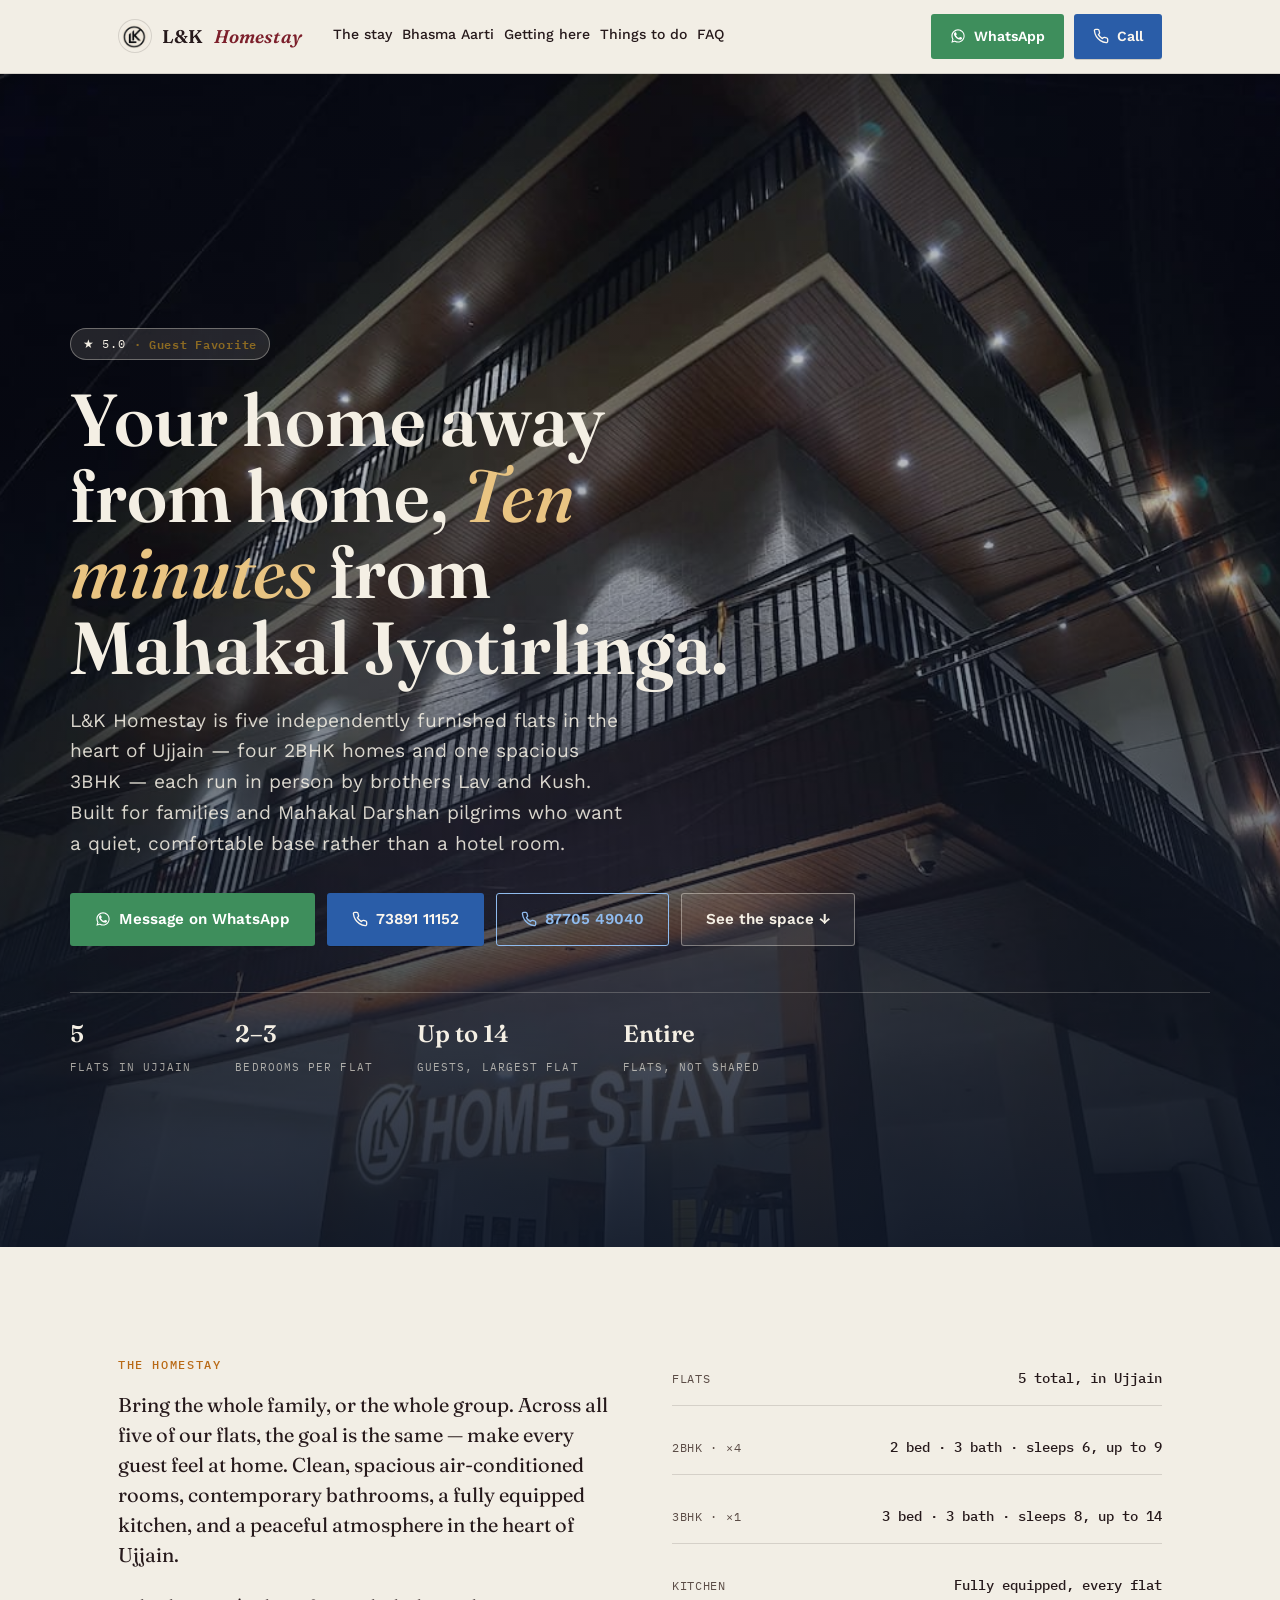
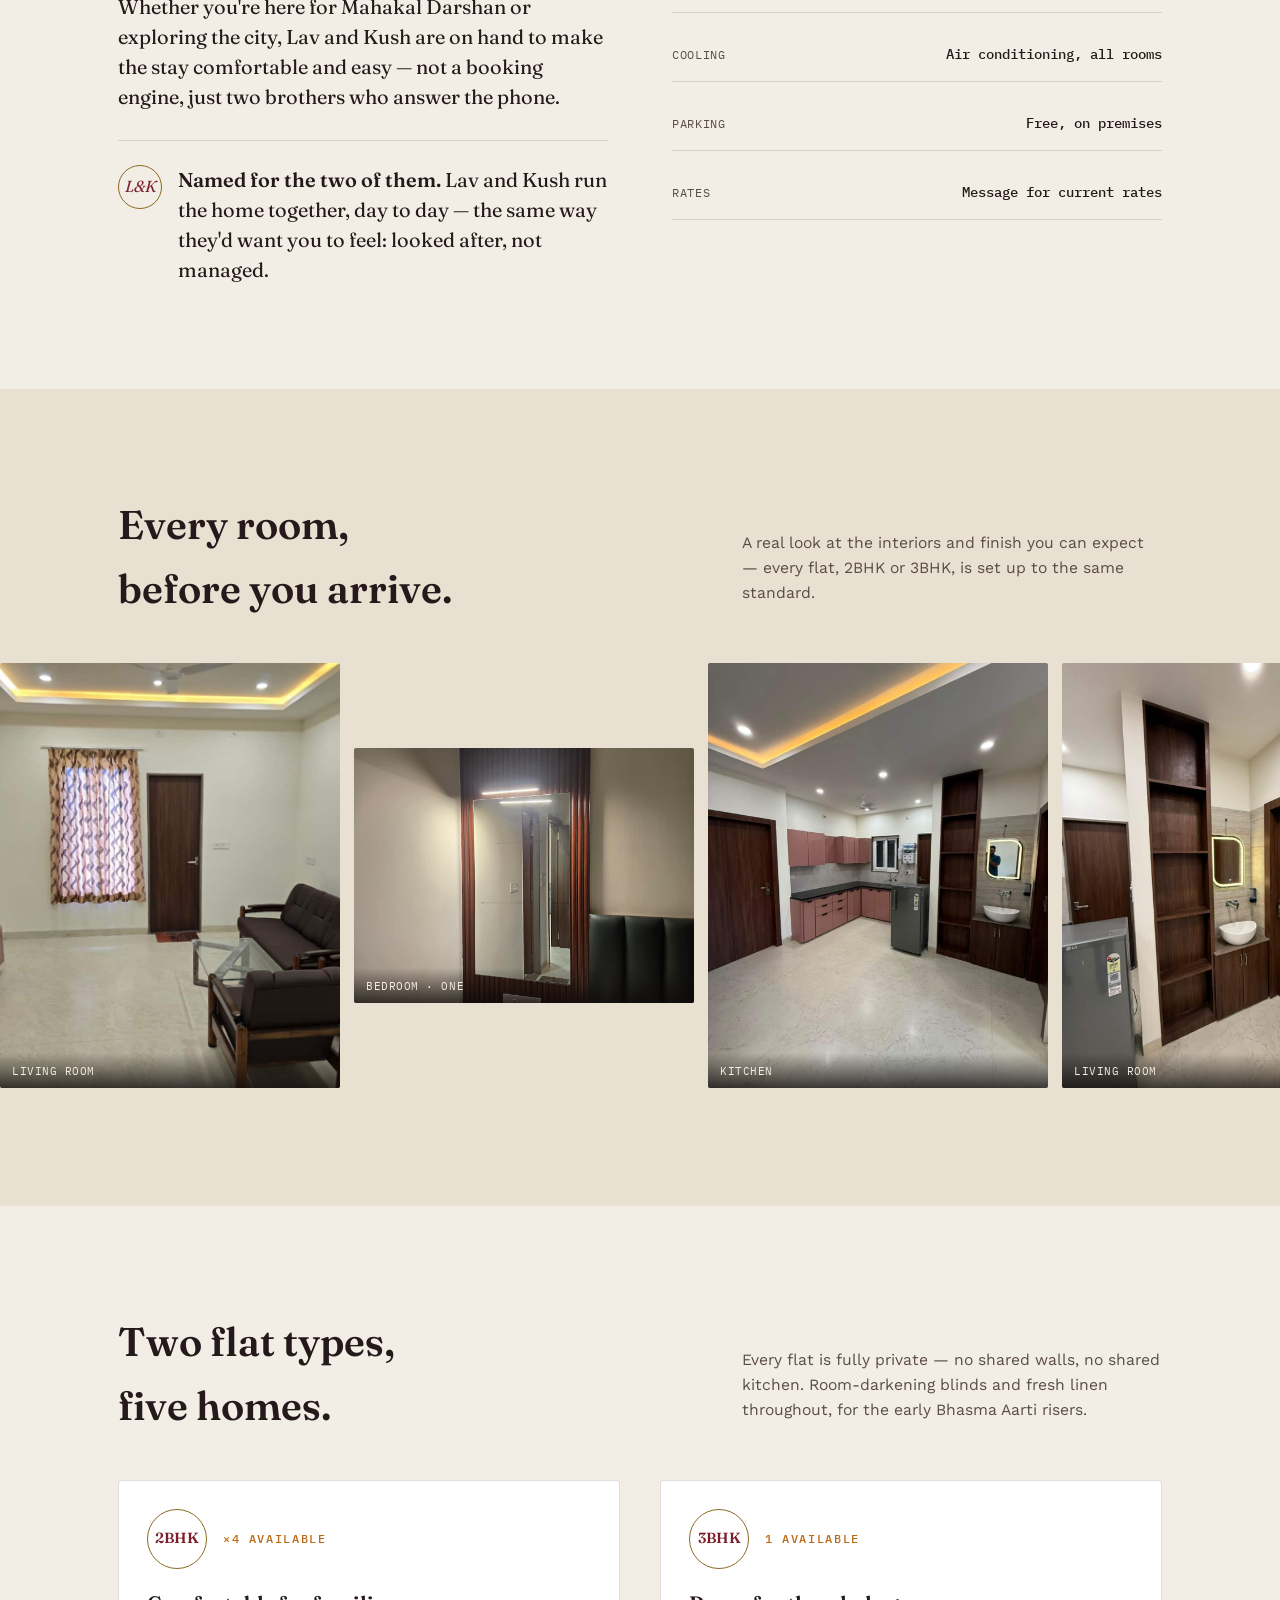
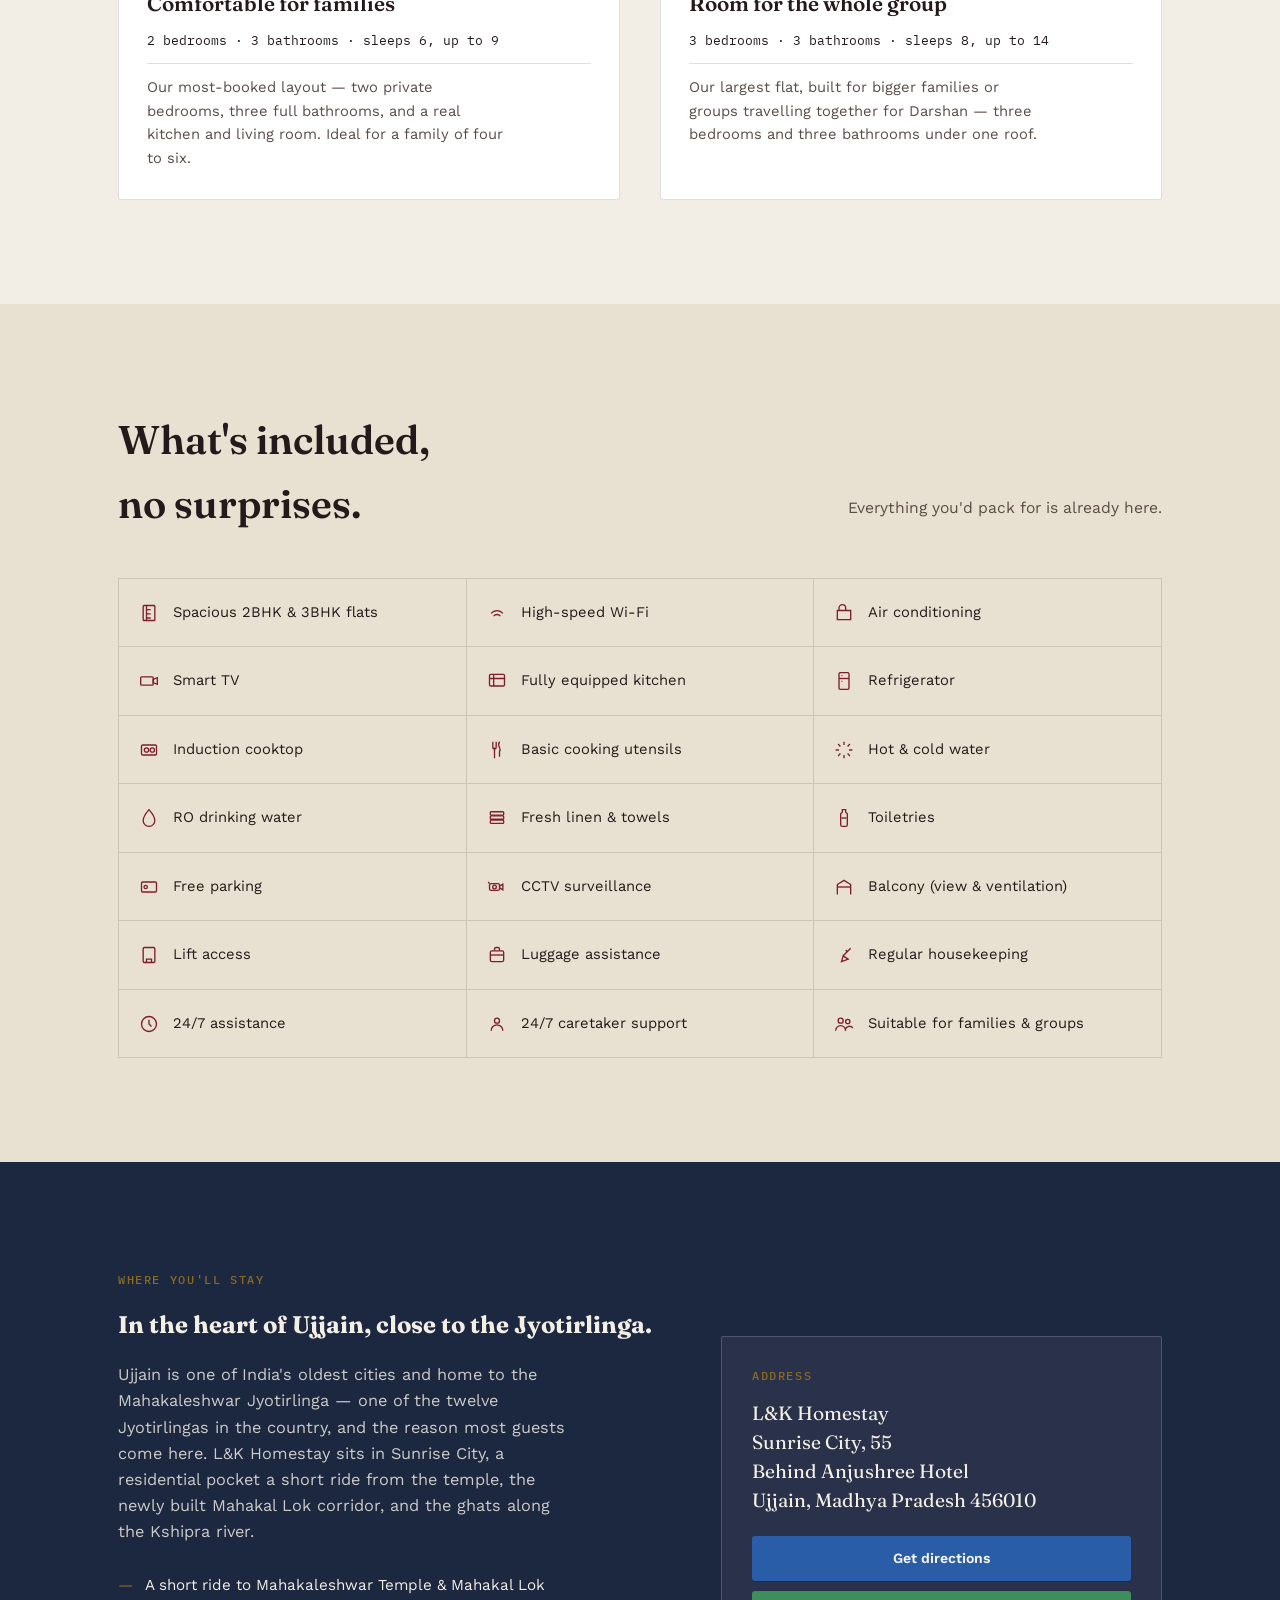
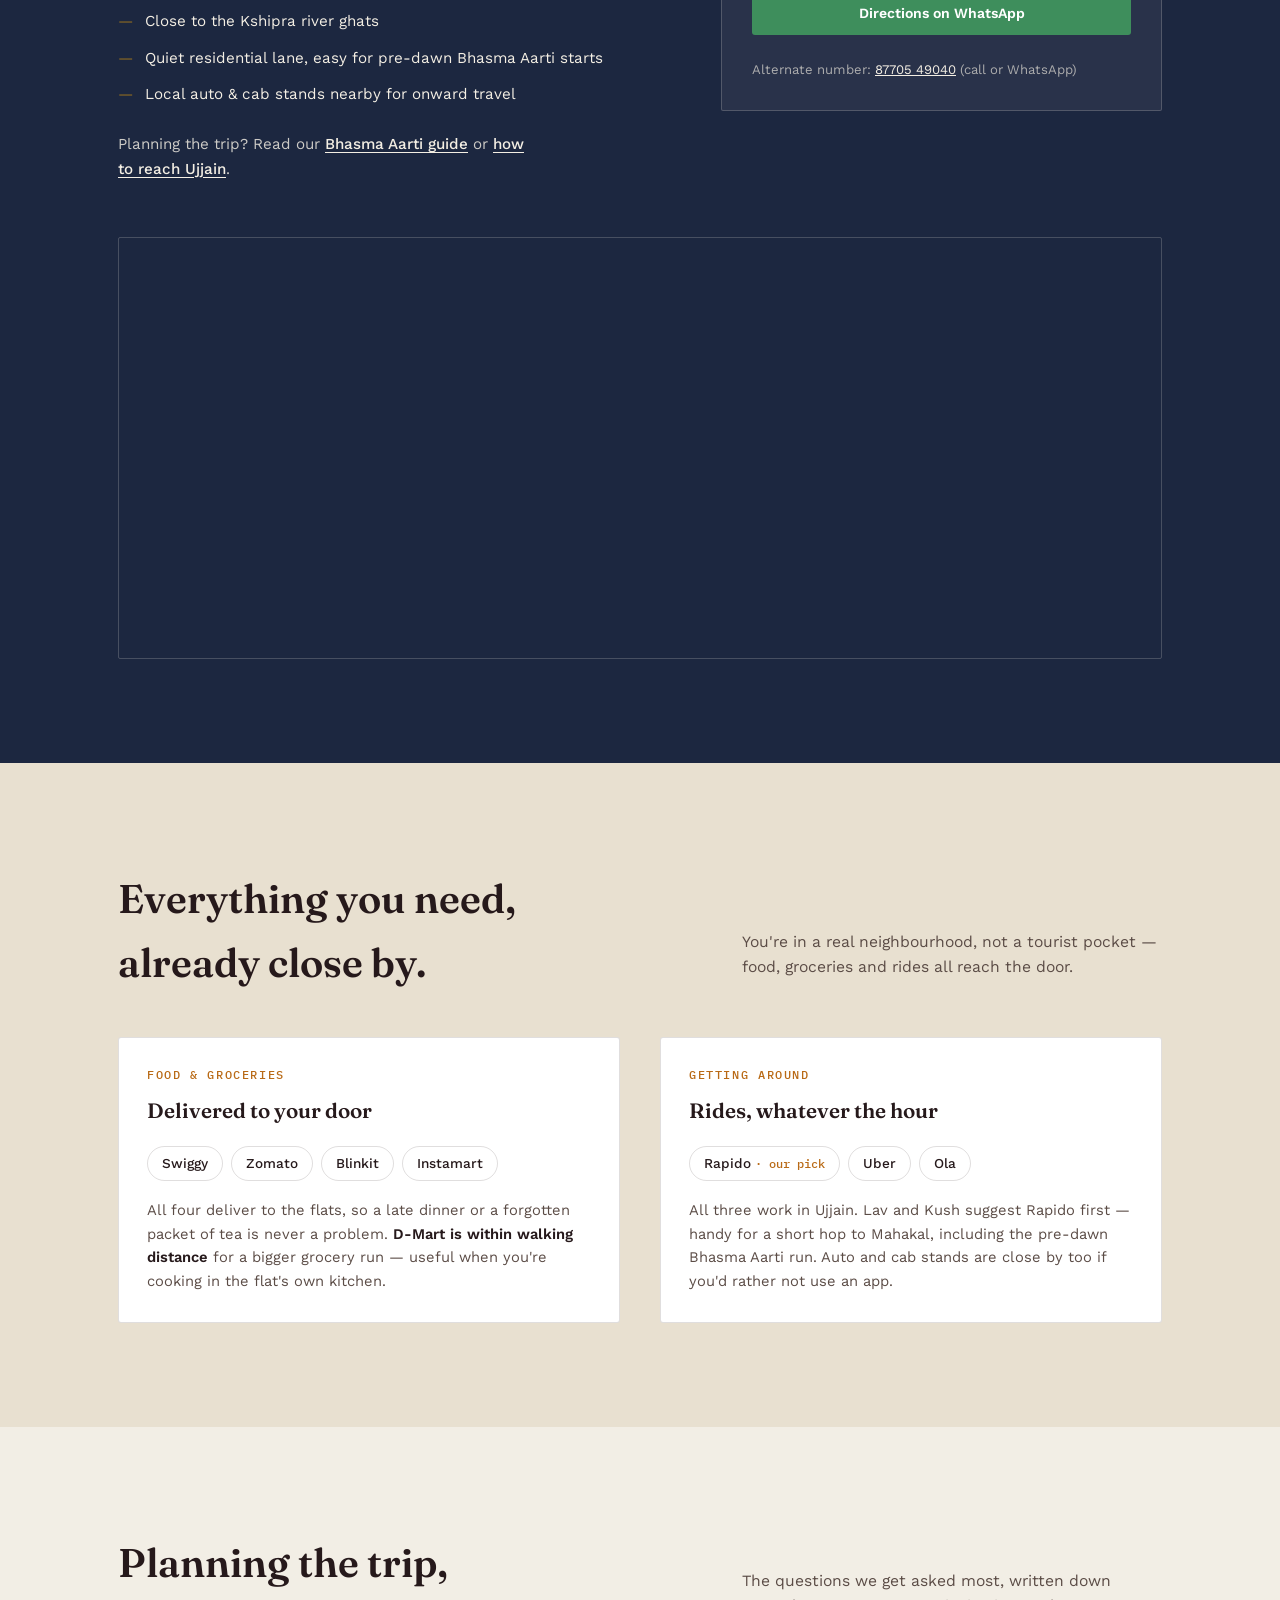
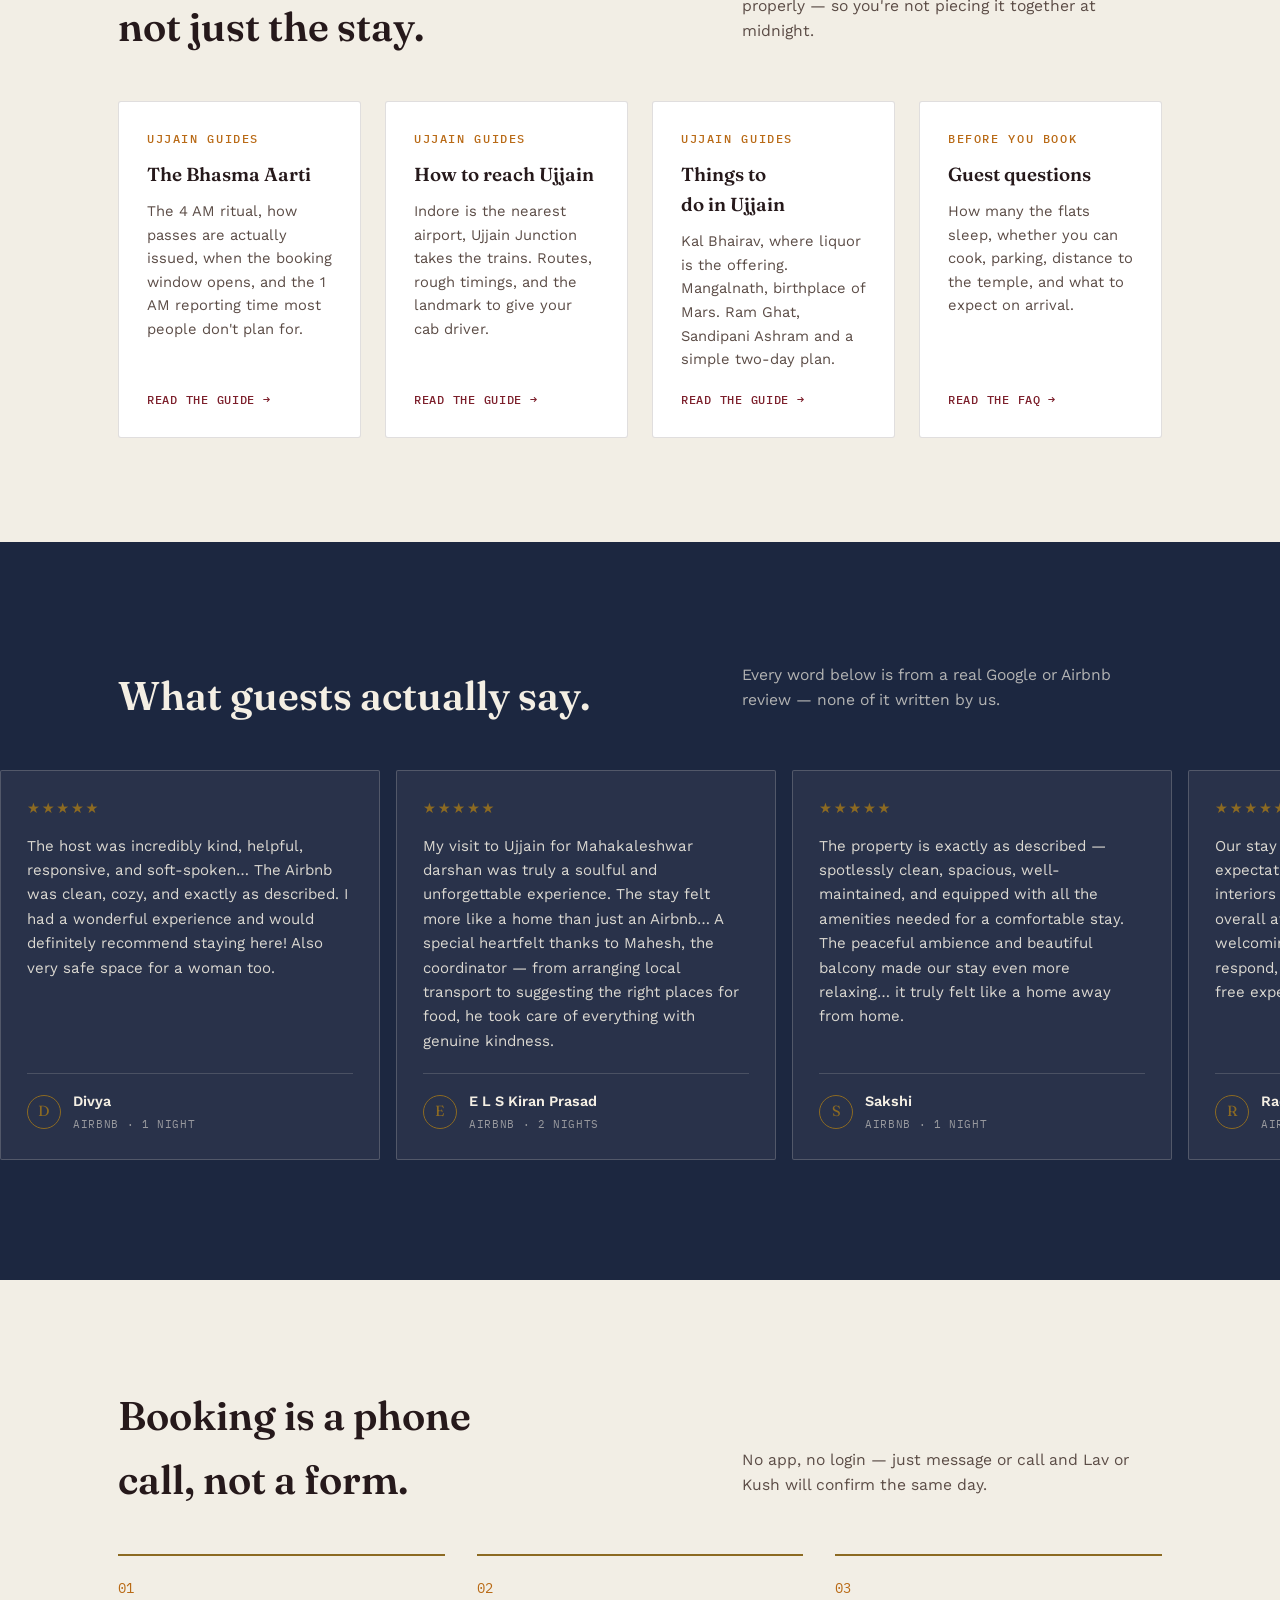
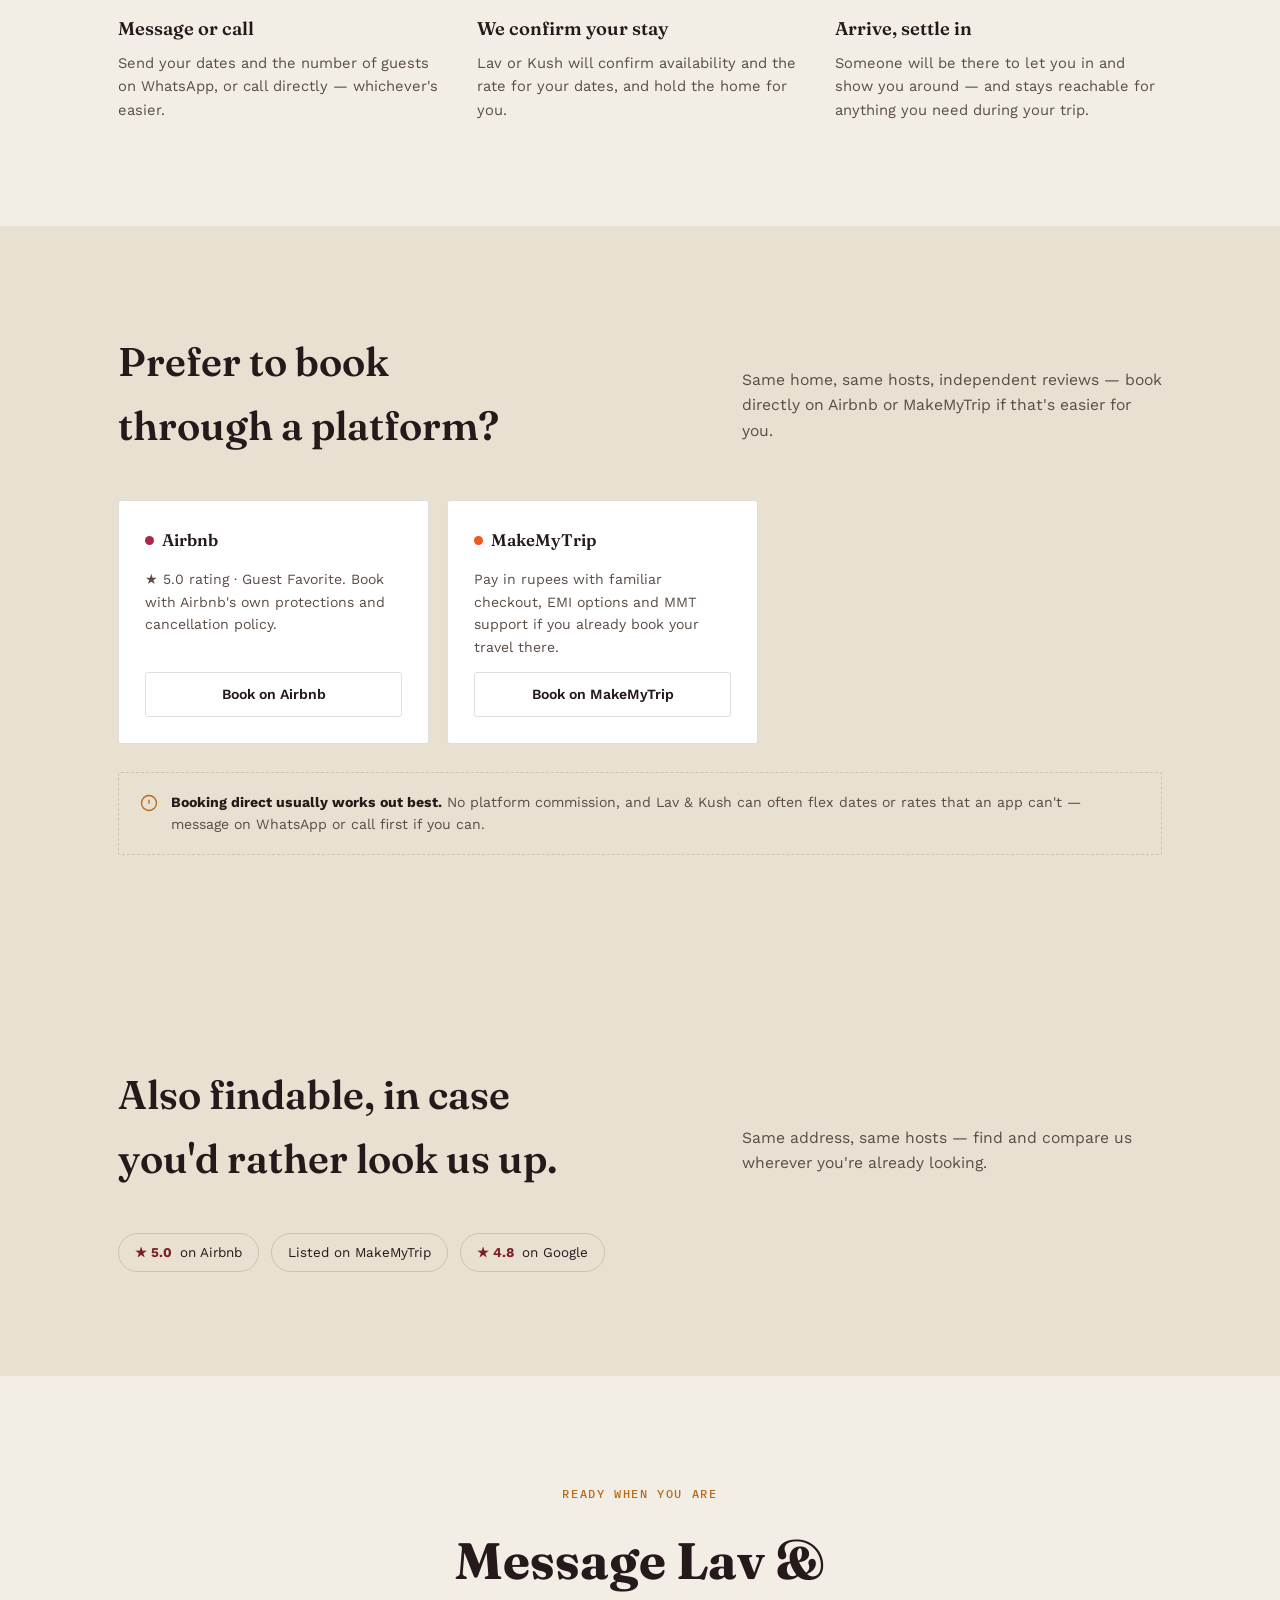
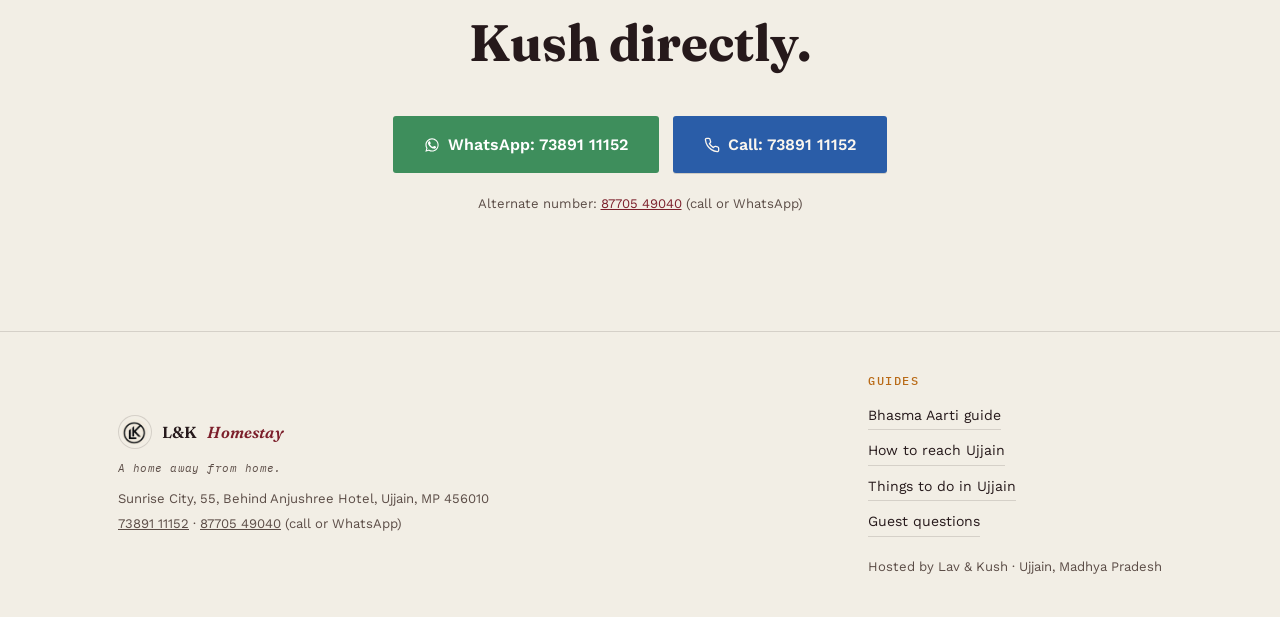
<file: index.html>
<!doctype html>
<html lang="en-IN">
<head>
<meta charset="UTF-8">
<meta name="viewport" content="width=device-width, initial-scale=1">

<!-- Google tag (gtag.js) — one loader, both products configured -->
<script async src="https://www.googletagmanager.com/gtag/js?id=G-34TM0DP939"></script>
<script>
  window.dataLayer = window.dataLayer || [];
  function gtag(){dataLayer.push(arguments);}
  gtag('js', new Date());

  gtag('config', 'G-34TM0DP939');   // Google Analytics 4
  gtag('config', 'AW-18284589937'); // Google Ads
</script>

<title>L&amp;K Homestay, Ujjain — 2BHK &amp; 3BHK Near Mahakal Mandir</title>
<meta name="description" content="Homestay near Mahakal Mandir, Ujjain. Five furnished 2BHK &amp; 3BHK flats with kitchen, AC and free parking, sleeping up to 14. Call or WhatsApp to book.">
<link rel="canonical" href="https://lkhomestay.co.in/">
<meta name="robots" content="index, follow, max-image-preview:large">
<meta property="og:site_name" content="L&amp;K Homestay">
<meta property="og:title" content="L&amp;K Homestay, Ujjain — 2BHK &amp; 3BHK Near Mahakal Mandir">
<meta property="og:description" content="A home ten minutes from Mahakal. Five flats — 2BHK &amp; 3BHK — sleeping up to 14. Message on WhatsApp or call to book.">
<meta property="og:image" content="https://lkhomestay.co.in/images/hero.jpg">
<meta property="og:url" content="https://lkhomestay.co.in/">
<meta property="og:type" content="website">
<meta name="twitter:card" content="summary_large_image">
<meta name="twitter:title" content="L&amp;K Homestay, Ujjain — 2BHK &amp; 3BHK Near Mahakal Mandir">
<meta name="twitter:description" content="Five furnished flats near Mahakaleshwar Temple, sleeping up to 14. Call or WhatsApp to book direct.">
<meta name="twitter:image" content="https://lkhomestay.co.in/images/hero.jpg">
<link rel="icon" type="image/png" href="images/favicon.png">
<script type="application/ld+json">
{
  "@context": "https://schema.org",
  "@type": "LodgingBusiness",
  "@id": "https://lkhomestay.co.in/#business",
  "name": "L&K Homestay",
  "alternateName": ["LK Homestay", "L and K Homestay", "L&K Homestay Ujjain"],
  "description": "Five independently furnished 2BHK and 3BHK flats in the heart of Ujjain, a short ride from the Mahakaleshwar Jyotirlinga, run in person by brothers Lav and Kush.",
  "url": "https://lkhomestay.co.in/",
  "telephone": "+91-73891-11152",
  "image": "https://lkhomestay.co.in/images/hero.jpg",
  "logo": "https://lkhomestay.co.in/images/logo-mark.png",
  "address": {
    "@type": "PostalAddress",
    "streetAddress": "Sunrise City, 55, Behind Anjushree Hotel",
    "addressLocality": "Ujjain",
    "addressRegion": "Madhya Pradesh",
    "postalCode": "456010",
    "addressCountry": "IN"
  },
  "petsAllowed": false,
  "numberOfRooms": 5,
  "amenityFeature": [
    { "@type": "LocationFeatureSpecification", "name": "Free WiFi", "value": true },
    { "@type": "LocationFeatureSpecification", "name": "Air conditioning", "value": true },
    { "@type": "LocationFeatureSpecification", "name": "Free parking", "value": true },
    { "@type": "LocationFeatureSpecification", "name": "Fully equipped kitchen", "value": true },
    { "@type": "LocationFeatureSpecification", "name": "Lift access", "value": true },
    { "@type": "LocationFeatureSpecification", "name": "Balcony", "value": true },
    { "@type": "LocationFeatureSpecification", "name": "CCTV surveillance", "value": true },
    { "@type": "LocationFeatureSpecification", "name": "24/7 caretaker support", "value": true }
  ],
  "sameAs": [
    "https://www.airbnb.co.in/rooms/1720204935359673764",
    "https://www.makemytrip.com/hotels/l_k_homestay-details-ujjain.html"
  ]
}
</script>
<link rel="preconnect" href="https://fonts.googleapis.com">
<link rel="preconnect" href="https://fonts.gstatic.com" crossorigin>
<link rel="stylesheet" href="https://fonts.googleapis.com/css2?family=Fraunces:ital,opsz,wght@0,9..144,400;0,9..144,600;0,9..144,700;1,9..144,500&family=Work+Sans:wght@400;500;600;700&family=IBM+Plex+Mono:wght@400;500&display=swap">
<link rel="stylesheet" href="styles.css">
</head>
<body>

<div class="topbar">
  <div class="wrap">
    <a class="brand" href="index.html" style="text-decoration:none;"><img src="images/logo-mark.png" alt="" width="34" height="34">L&amp;K <em>Homestay</em></a>
    <nav class="topnav">
        <a href="#stay">The stay</a>
        <a href="bhasma-aarti.html">Bhasma Aarti</a>
        <a href="how-to-reach-ujjain.html">Getting here</a>
        <a href="things-to-do-in-ujjain.html">Things to do</a>
        <a href="faq.html">FAQ</a>
      </nav>
    <nav class="topbar-cta">
      <a class="btn btn-wa" href="https://wa.me/917389111152?text=Hi%20Lav%20%26%20Kush%2C%20I%27d%20like%20to%20check%20availability%20at%20L%26K%20Homestay" target="_blank" rel="noopener">
        <svg viewBox="0 0 24 24" fill="currentColor" aria-hidden="true"><path d="M17.472 14.382c-.297-.149-1.758-.867-2.03-.967-.273-.099-.471-.148-.67.15-.197.297-.767.966-.94 1.164-.173.199-.347.223-.644.075-.297-.15-1.255-.463-2.39-1.475-.883-.788-1.48-1.761-1.653-2.059-.173-.297-.018-.458.13-.606.134-.133.298-.347.446-.52.149-.174.198-.298.298-.497.099-.198.05-.371-.025-.52-.075-.149-.669-1.612-.916-2.207-.242-.579-.487-.5-.669-.51-.173-.008-.371-.01-.57-.01-.198 0-.52.074-.792.372-.272.297-1.04 1.016-1.04 2.479 0 1.462 1.065 2.875 1.213 3.074.149.198 2.096 3.2 5.077 4.487.709.306 1.262.489 1.694.625.712.227 1.36.195 1.871.118.571-.085 1.758-.719 2.006-1.413.248-.694.248-1.289.173-1.413-.074-.124-.272-.198-.57-.347z"/><path d="M12.04 2C6.58 2 2.13 6.45 2.13 11.91c0 1.81.48 3.55 1.38 5.08L2 22l5.16-1.48a9.9 9.9 0 0 0 4.88 1.28h.004c5.46 0 9.91-4.45 9.91-9.91C21.95 6.45 17.5 2 12.04 2zm0 18.13h-.003a8.2 8.2 0 0 1-4.19-1.15l-.3-.18-3.11.89.9-3.04-.2-.32a8.2 8.2 0 0 1-1.26-4.42c0-4.55 3.7-8.25 8.26-8.25 2.2 0 4.28.86 5.84 2.42a8.2 8.2 0 0 1 2.42 5.84c0 4.55-3.71 8.26-8.27 8.26z"/></svg>
        WhatsApp
      </a>
      <a class="btn btn-call" href="tel:+917389111152">
        <svg viewBox="0 0 24 24" fill="none" stroke="currentColor" stroke-width="2" stroke-linecap="round" stroke-linejoin="round" aria-hidden="true"><path d="M22 16.92v3a2 2 0 0 1-2.18 2 19.79 19.79 0 0 1-8.63-3.07 19.5 19.5 0 0 1-6-6 19.79 19.79 0 0 1-3.07-8.67A2 2 0 0 1 4.11 2h3a2 2 0 0 1 2 1.72c.127.96.361 1.903.7 2.81a2 2 0 0 1-.45 2.11L8.09 9.91a16 16 0 0 0 6 6l1.27-1.27a2 2 0 0 1 2.11-.45c.907.339 1.85.573 2.81.7A2 2 0 0 1 22 16.92z"/></svg>
        Call
      </a>
    </nav>
  </div>
</div>

<section class="hero">
  <div class="frame"><img src="images/hero.jpg" alt="L&amp;K Homestay exterior, Ujjain" width="1200" height="900"></div>
  <div class="wrap hero-inner">
    <span class="hero-badge">★ 5.0 <b>&middot; Guest Favorite</b></span>
    <h1>Your home away from home, <em>Ten minutes</em> from Mahakal Jyotirlinga.</h1>
    <p class="lede">L&amp;K Homestay is five independently furnished flats in the heart of Ujjain &mdash; four 2BHK homes and one spacious 3BHK &mdash; each run in person by brothers Lav and Kush. Built for families and Mahakal Darshan pilgrims who want a quiet, comfortable base rather than a hotel room.</p>
    <div class="hero-ctas">
      <a class="btn btn-wa" href="https://wa.me/917389111152?text=Hi%20Lav%20%26%20Kush%2C%20I%27d%20like%20to%20check%20availability%20at%20L%26K%20Homestay" target="_blank" rel="noopener">
        <svg viewBox="0 0 24 24" fill="currentColor" aria-hidden="true"><path d="M17.472 14.382c-.297-.149-1.758-.867-2.03-.967-.273-.099-.471-.148-.67.15-.197.297-.767.966-.94 1.164-.173.199-.347.223-.644.075-.297-.15-1.255-.463-2.39-1.475-.883-.788-1.48-1.761-1.653-2.059-.173-.297-.018-.458.13-.606.134-.133.298-.347.446-.52.149-.174.198-.298.298-.497.099-.198.05-.371-.025-.52-.075-.149-.669-1.612-.916-2.207-.242-.579-.487-.5-.669-.51-.173-.008-.371-.01-.57-.01-.198 0-.52.074-.792.372-.272.297-1.04 1.016-1.04 2.479 0 1.462 1.065 2.875 1.213 3.074.149.198 2.096 3.2 5.077 4.487.709.306 1.262.489 1.694.625.712.227 1.36.195 1.871.118.571-.085 1.758-.719 2.006-1.413.248-.694.248-1.289.173-1.413-.074-.124-.272-.198-.57-.347z"/><path d="M12.04 2C6.58 2 2.13 6.45 2.13 11.91c0 1.81.48 3.55 1.38 5.08L2 22l5.16-1.48a9.9 9.9 0 0 0 4.88 1.28h.004c5.46 0 9.91-4.45 9.91-9.91C21.95 6.45 17.5 2 12.04 2zm0 18.13h-.003a8.2 8.2 0 0 1-4.19-1.15l-.3-.18-3.11.89.9-3.04-.2-.32a8.2 8.2 0 0 1-1.26-4.42c0-4.55 3.7-8.25 8.26-8.25 2.2 0 4.28.86 5.84 2.42a8.2 8.2 0 0 1 2.42 5.84c0 4.55-3.71 8.26-8.27 8.26z"/></svg>
        Message on WhatsApp
      </a>
      <a class="btn btn-call" href="tel:+917389111152">
        <svg viewBox="0 0 24 24" fill="none" stroke="currentColor" stroke-width="2" stroke-linecap="round" stroke-linejoin="round" aria-hidden="true"><path d="M22 16.92v3a2 2 0 0 1-2.18 2 19.79 19.79 0 0 1-8.63-3.07 19.5 19.5 0 0 1-6-6 19.79 19.79 0 0 1-3.07-8.67A2 2 0 0 1 4.11 2h3a2 2 0 0 1 2 1.72c.127.96.361 1.903.7 2.81a2 2 0 0 1-.45 2.11L8.09 9.91a16 16 0 0 0 6 6l1.27-1.27a2 2 0 0 1 2.11-.45c.907.339 1.85.573 2.81.7A2 2 0 0 1 22 16.92z"/></svg>
        73891 11152
      </a>
      <a class="btn btn-call-alt" href="tel:+918770549040">
        <svg viewBox="0 0 24 24" fill="none" stroke="currentColor" stroke-width="2" stroke-linecap="round" stroke-linejoin="round" aria-hidden="true"><path d="M22 16.92v3a2 2 0 0 1-2.18 2 19.79 19.79 0 0 1-8.63-3.07 19.5 19.5 0 0 1-6-6 19.79 19.79 0 0 1-3.07-8.67A2 2 0 0 1 4.11 2h3a2 2 0 0 1 2 1.72c.127.96.361 1.903.7 2.81a2 2 0 0 1-.45 2.11L8.09 9.91a16 16 0 0 0 6 6l1.27-1.27a2 2 0 0 1 2.11-.45c.907.339 1.85.573 2.81.7A2 2 0 0 1 22 16.92z"/></svg>
        87705 49040
      </a>
      <a class="btn btn-ghost" href="#stay">See the space &darr;</a>
    </div>
    <div class="hero-meta">
      <div class="stat"><b>5</b><span>Flats in Ujjain</span></div>
      <div class="stat"><b>2&ndash;3</b><span>Bedrooms per flat</span></div>
      <div class="stat"><b>Up to 14</b><span>Guests, largest flat</span></div>
      <div class="stat"><b>Entire</b><span>Flats, not shared</span></div>
    </div>
  </div>
</section>

<section id="stay">
  <div class="wrap">
    <div class="intro-grid">
      <div class="lede-col" data-reveal>
        <span class="eyebrow">The homestay</span>
        <p style="margin-top:14px;">Bring the whole family, or the whole group. Across all five of our flats, the goal is the same &mdash; make every guest feel at home. Clean, spacious air-conditioned rooms, contemporary bathrooms, a fully equipped kitchen, and a peaceful atmosphere in the heart of Ujjain.</p>
        <p>Whether you're here for Mahakal Darshan or exploring the city, Lav and Kush are on hand to make the stay comfortable and easy &mdash; not a booking engine, just two brothers who answer the phone.</p>
        <div class="twin-note">
          <div class="twin-glyph">L&amp;K</div>
          <p><b>Named for the two of them.</b> Lav and Kush run the home together, day to day &mdash; the same way they'd want you to feel: looked after, not managed.</p>
        </div>
      </div>
      <div class="facts-col" data-reveal>
        <div class="fact-row"><span>Flats</span><span>5 total, in Ujjain</span></div>
        <div class="fact-row"><span>2BHK &middot; &times;4</span><span>2 bed &middot; 3 bath &middot; sleeps 6, up to 9</span></div>
        <div class="fact-row"><span>3BHK &middot; &times;1</span><span>3 bed &middot; 3 bath &middot; sleeps 8, up to 14</span></div>
        <div class="fact-row"><span>Kitchen</span><span>Fully equipped, every flat</span></div>
        <div class="fact-row"><span>Cooling</span><span>Air conditioning, all rooms</span></div>
        <div class="fact-row"><span>Parking</span><span>Free, on premises</span></div>
        <div class="fact-row"><span>Rates</span><span>Message for current rates</span></div>
      </div>
    </div>
  </div>
</section>

<section class="band-stone">
  <div class="wrap">
    <div class="section-head" data-reveal>
      <h2>Every room, before you arrive.</h2>
      <p>A real look at the interiors and finish you can expect &mdash; every flat, 2BHK or 3BHK, is set up to the same standard.</p>
    </div>
  </div>
  <div class="filmstrip" data-reveal>
    <figure class="frame"><img src="images/living1.jpg" alt="Living room seating area" loading="lazy"><figcaption>Living room</figcaption></figure>
    <figure class="frame"><img src="images/bedroom1a.jpg" alt="Primary bedroom" loading="lazy"><figcaption>Bedroom &middot; one</figcaption></figure>
    <figure class="frame"><img src="images/kitchen.jpg" alt="Fully equipped kitchen" loading="lazy"><figcaption>Kitchen</figcaption></figure>
    <figure class="frame"><img src="images/living2.jpg" alt="Living room, second angle" loading="lazy"><figcaption>Living room</figcaption></figure>
    <figure class="frame"><img src="images/bedroom2a.jpg" alt="Second bedroom" loading="lazy"><figcaption>Bedroom &middot; two</figcaption></figure>
    <figure class="frame"><img src="images/bath1.jpg" alt="Contemporary bathroom" loading="lazy"><figcaption>Bathroom</figcaption></figure>
    <figure class="frame"><img src="images/balcony1.jpg" alt="Balcony" loading="lazy"><figcaption>Balcony</figcaption></figure>
    <figure class="frame"><img src="images/exterior1.jpg" alt="Building exterior" loading="lazy"><figcaption>Exterior</figcaption></figure>
    <figure class="frame"><img src="images/living3.jpg" alt="Living room, third angle" loading="lazy"><figcaption>Living room</figcaption></figure>
    <figure class="frame"><img src="images/bath2.jpg" alt="Second bathroom" loading="lazy"><figcaption>Bathroom</figcaption></figure>
    <figure class="frame"><img src="images/balcony2.jpg" alt="Balcony, second angle" loading="lazy"><figcaption>Balcony</figcaption></figure>
    <figure class="frame"><img src="images/exterior2.jpg" alt="Building exterior, second angle" loading="lazy"><figcaption>Exterior</figcaption></figure>
  </div>
</section>

<section>
  <div class="wrap">
    <div class="section-head" data-reveal>
      <h2>Two flat types, five homes.</h2>
      <p>Every flat is fully private &mdash; no shared walls, no shared kitchen. Room-darkening blinds and fresh linen throughout, for the early Bhasma Aarti risers.</p>
    </div>
    <div class="room-pair">
      <div class="room-card" data-reveal>
        <div class="room-card-top">
          <div class="flat-badge">2BHK</div>
          <span class="eyebrow">&times;4 available</span>
        </div>
        <h3>Comfortable for families</h3>
        <p class="spec">2 bedrooms &middot; 3 bathrooms &middot; sleeps 6, up to 9</p>
        <p class="desc">Our most-booked layout &mdash; two private bedrooms, three full bathrooms, and a real kitchen and living room. Ideal for a family of four to six.</p>
      </div>
      <div class="room-card" data-reveal>
        <div class="room-card-top">
          <div class="flat-badge">3BHK</div>
          <span class="eyebrow">1 available</span>
        </div>
        <h3>Room for the whole group</h3>
        <p class="spec">3 bedrooms &middot; 3 bathrooms &middot; sleeps 8, up to 14</p>
        <p class="desc">Our largest flat, built for bigger families or groups travelling together for Darshan &mdash; three bedrooms and three bathrooms under one roof.</p>
      </div>
    </div>
  </div>
</section>

<section class="band-stone">
  <div class="wrap">
    <div class="section-head" data-reveal>
      <h2>What's included, no surprises.</h2>
      <p>Everything you'd pack for is already here.</p>
    </div>
    <div class="amenity-grid" data-reveal>
      <div class="amenity"><svg viewBox="0 0 24 24" fill="none" stroke="currentColor" stroke-width="1.6"><rect x="5" y="3" width="14" height="18" rx="1"/><path d="M9 3v18M9 8h5M9 13h5M9 18h5"/></svg><span>Spacious 2BHK &amp; 3BHK flats</span></div>
      <div class="amenity"><svg viewBox="0 0 24 24" fill="none" stroke="currentColor" stroke-width="1.6"><path d="M5 12.5a9 9 0 0 1 14 0M8 15.8a5 5 0 0 1 8 0M12 19h.01"/></svg><span>High-speed Wi-Fi</span></div>
      <div class="amenity"><svg viewBox="0 0 24 24" fill="none" stroke="currentColor" stroke-width="1.6"><path d="M6 9V6a4 4 0 0 1 8 0v3M4 9h16v11H4z"/></svg><span>Air conditioning</span></div>
      <div class="amenity"><svg viewBox="0 0 24 24" fill="none" stroke="currentColor" stroke-width="1.6"><rect x="2" y="7" width="15" height="10" rx="1"/><path d="M17 10l5-2v8l-5-2z"/></svg><span>Smart TV</span></div>
      <div class="amenity"><svg viewBox="0 0 24 24" fill="none" stroke="currentColor" stroke-width="1.6"><rect x="3" y="4" width="18" height="14" rx="1.5"/><path d="M3 9h18M8 4v14"/></svg><span>Fully equipped kitchen</span></div>
      <div class="amenity"><svg viewBox="0 0 24 24" fill="none" stroke="currentColor" stroke-width="1.6"><rect x="6" y="2" width="12" height="20" rx="1.5"/><path d="M6 9h12"/><path d="M9 5.5h1M9 12.5h1"/></svg><span>Refrigerator</span></div>
      <div class="amenity"><svg viewBox="0 0 24 24" fill="none" stroke="currentColor" stroke-width="1.6"><rect x="3" y="6" width="18" height="12" rx="1.5"/><circle cx="9" cy="12" r="2.6"/><circle cx="16" cy="12" r="2.6"/></svg><span>Induction cooktop</span></div>
      <div class="amenity"><svg viewBox="0 0 24 24" fill="none" stroke="currentColor" stroke-width="1.6"><path d="M7 2v7a2 2 0 0 0 4 0V2M9 9v13"/><path d="M15 2c-1.2 2.2-1.2 5 0 7s1.2 3 0 5v6"/></svg><span>Basic cooking utensils</span></div>
      <div class="amenity"><svg viewBox="0 0 24 24" fill="none" stroke="currentColor" stroke-width="1.6"><path d="M12 2v4M12 18v4M4.9 4.9l2.8 2.8M16.3 16.3l2.8 2.8M2 12h4M18 12h4M4.9 19.1l2.8-2.8M16.3 7.7l2.8-2.8"/></svg><span>Hot &amp; cold water</span></div>
      <div class="amenity"><svg viewBox="0 0 24 24" fill="none" stroke="currentColor" stroke-width="1.6"><path d="M12 2s7 8 7 13a7 7 0 0 1-14 0c0-5 7-13 7-13z"/></svg><span>RO drinking water</span></div>
      <div class="amenity"><svg viewBox="0 0 24 24" fill="none" stroke="currentColor" stroke-width="1.6"><rect x="4" y="14.5" width="16" height="4" rx="1"/><rect x="4" y="9.5" width="16" height="4" rx="1"/><rect x="4" y="4.5" width="16" height="4" rx="1"/></svg><span>Fresh linen &amp; towels</span></div>
      <div class="amenity"><svg viewBox="0 0 24 24" fill="none" stroke="currentColor" stroke-width="1.6"><path d="M10 2h4v3l2 2v13a2 2 0 0 1-2 2h-4a2 2 0 0 1-2-2V7l2-2z"/><path d="M9 12h6"/></svg><span>Toiletries</span></div>
      <div class="amenity"><svg viewBox="0 0 24 24" fill="none" stroke="currentColor" stroke-width="1.6"><rect x="3" y="6" width="18" height="12" rx="1.5"/><circle cx="8" cy="12" r="2"/></svg><span>Free parking</span></div>
      <div class="amenity"><svg viewBox="0 0 24 24" fill="none" stroke="currentColor" stroke-width="1.6"><rect x="3" y="8" width="12" height="8" rx="2"/><circle cx="9" cy="12" r="2.2"/><path d="M15 11l4-2.5v7L15 13M3 8L1.5 6"/></svg><span>CCTV surveillance</span></div>
      <div class="amenity"><svg viewBox="0 0 24 24" fill="none" stroke="currentColor" stroke-width="1.6"><path d="M4 21V9l8-5 8 5v12"/><path d="M4 12h16"/></svg><span>Balcony (view &amp; ventilation)</span></div>
      <div class="amenity"><svg viewBox="0 0 24 24" fill="none" stroke="currentColor" stroke-width="1.6"><rect x="5" y="3" width="14" height="18" rx="1.5"/><path d="M9 21v-4h6v4"/></svg><span>Lift access</span></div>
      <div class="amenity"><svg viewBox="0 0 24 24" fill="none" stroke="currentColor" stroke-width="1.6"><rect x="4" y="7" width="16" height="13" rx="2"/><path d="M9 7V5a2 2 0 0 1 2-2h2a2 2 0 0 1 2 2v2"/><path d="M4 12h16"/></svg><span>Luggage assistance</span></div>
      <div class="amenity"><svg viewBox="0 0 24 24" fill="none" stroke="currentColor" stroke-width="1.6"><path d="M20 4l-9 9"/><path d="M11 13l-2 7 8-3z"/><path d="M14 6l2 2"/></svg><span>Regular housekeeping</span></div>
      <div class="amenity"><svg viewBox="0 0 24 24" fill="none" stroke="currentColor" stroke-width="1.6"><circle cx="12" cy="12" r="9"/><path d="M12 7v5l3 3"/></svg><span>24/7 assistance</span></div>
      <div class="amenity"><svg viewBox="0 0 24 24" fill="none" stroke="currentColor" stroke-width="1.6"><circle cx="12" cy="8" r="3"/><path d="M5 20a7 7 0 0 1 14 0"/></svg><span>24/7 caretaker support</span></div>
      <div class="amenity"><svg viewBox="0 0 24 24" fill="none" stroke="currentColor" stroke-width="1.6"><circle cx="8" cy="8" r="3"/><circle cx="16.5" cy="9" r="2.6"/><path d="M2 20a6 6 0 0 1 12 0M13.5 20a5 5 0 0 1 9-3.2"/></svg><span>Suitable for families &amp; groups</span></div>
    </div>
  </div>
</section>

<section class="band-dusk" id="location">
  <div class="wrap">
    <div class="loc-grid">
      <div class="loc-copy" data-reveal>
        <span class="eyebrow on-dusk">Where you'll stay</span>
        <h2 style="margin-top:14px; color:var(--dusk-ink);">In the heart of Ujjain, close to the Jyotirlinga.</h2>
        <p style="margin-top:18px;">Ujjain is one of India's oldest cities and home to the Mahakaleshwar Jyotirlinga &mdash; one of the twelve Jyotirlingas in the country, and the reason most guests come here. L&amp;K Homestay sits in Sunrise City, a residential pocket a short ride from the temple, the newly built Mahakal Lok corridor, and the ghats along the Kshipra river.</p>
        <ul class="loc-list">
          <li>A short ride to Mahakaleshwar Temple &amp; Mahakal Lok</li>
          <li>Close to the Kshipra river ghats</li>
          <li>Quiet residential lane, easy for pre-dawn Bhasma Aarti starts</li>
          <li>Local auto &amp; cab stands nearby for onward travel</li>
        </ul>
        <p class="inline-links">
          Planning the trip? Read our <a href="bhasma-aarti.html">Bhasma Aarti guide</a>
          or <a href="how-to-reach-ujjain.html">how to reach Ujjain</a>.
        </p>
      </div>
      <div class="addr-card" data-reveal>
        <span class="eyebrow on-dusk">Address</span>
        <address>L&amp;K Homestay<br>Sunrise City, 55<br>Behind Anjushree Hotel<br>Ujjain, Madhya Pradesh 456010</address>
        <a class="btn btn-call" href="https://www.google.com/maps/search/?api=1&query=L%26K+Homestay+Sunrise+City+55+Behind+Anjushree+Hotel+Ujjain+Madhya+Pradesh+456010" target="_blank" rel="noopener">Get directions</a>
        <a class="btn btn-wa wrap-text" href="https://wa.me/917389111152?text=Hi%2C%20could%20you%20share%20directions%20to%20L%26K%20Homestay%3F" target="_blank" rel="noopener">Directions on WhatsApp</a>
        <p style="margin:14px 0 0; font-size:0.82rem; color:rgba(244,239,228,0.65);">Alternate number: <a href="tel:+918770549040" style="color:var(--dusk-ink); text-decoration:underline;">87705 49040</a> (call or WhatsApp)</p>
      </div>
    </div>
    <div class="map-frame" data-reveal>
      <iframe
        src="https://maps.google.com/maps?q=L%26K%20Homestay%2C%20Sunrise%20City%2C%2055%2C%20Behind%20Anjushree%20Hotel%2C%20Ujjain%2C%20Madhya%20Pradesh%20456010&amp;z=15&amp;output=embed"
        title="Map showing L&amp;K Homestay, Sunrise City, Ujjain"
        loading="lazy"
        referrerpolicy="no-referrer-when-downgrade"></iframe>
    </div>
  </div>
</section>

<section class="band-stone">
  <div class="wrap">
    <div class="section-head" data-reveal>
      <h2>Everything you need, already close by.</h2>
      <p>You're in a real neighbourhood, not a tourist pocket &mdash; food, groceries and rides all reach the door.</p>
    </div>
    <div class="local-grid">
      <div class="local-card" data-reveal>
        <span class="eyebrow">Food &amp; groceries</span>
        <h3>Delivered to your door</h3>
        <ul class="chip-list">
          <li>Swiggy</li>
          <li>Zomato</li>
          <li>Blinkit</li>
          <li>Instamart</li>
        </ul>
        <p>All four deliver to the flats, so a late dinner or a forgotten packet of tea is never a problem. <b>D-Mart is within walking distance</b> for a bigger grocery run &mdash; useful when you're cooking in the flat's own kitchen.</p>
      </div>
      <div class="local-card" data-reveal>
        <span class="eyebrow">Getting around</span>
        <h3>Rides, whatever the hour</h3>
        <ul class="chip-list">
          <li>Rapido <em>&middot; our pick</em></li>
          <li>Uber</li>
          <li>Ola</li>
        </ul>
        <p>All three work in Ujjain. Lav and Kush suggest Rapido first &mdash; handy for a short hop to Mahakal, including the pre-dawn Bhasma Aarti run. Auto and cab stands are close by too if you'd rather not use an app.</p>
      </div>
    </div>
  </div>
</section>

<section id="guides">
  <div class="wrap">
    <div class="section-head" data-reveal>
      <h2>Planning the trip, not just the stay.</h2>
      <p>The questions we get asked most, written down properly &mdash; so you're not piecing it together at midnight.</p>
    </div>
    <div class="guide-grid" data-reveal>

      <a class="guide-card" href="bhasma-aarti.html">
        <span class="eyebrow">Ujjain guides</span>
        <h3>The Bhasma Aarti</h3>
        <p>The 4 AM ritual, how passes are actually issued, when the booking window opens, and the 1 AM reporting time most people don't plan for.</p>
        <span class="go">Read the guide &rarr;</span>
      </a>

      <a class="guide-card" href="how-to-reach-ujjain.html">
        <span class="eyebrow">Ujjain guides</span>
        <h3>How to reach Ujjain</h3>
        <p>Indore is the nearest airport, Ujjain Junction takes the trains. Routes, rough timings, and the landmark to give your cab driver.</p>
        <span class="go">Read the guide &rarr;</span>
      </a>


      <a class="guide-card" href="things-to-do-in-ujjain.html">
        <span class="eyebrow">Ujjain guides</span>
        <h3>Things to do in Ujjain</h3>
        <p>Kal Bhairav, where liquor is the offering. Mangalnath, birthplace of Mars. Ram Ghat, Sandipani Ashram and a simple two-day plan.</p>
        <span class="go">Read the guide &rarr;</span>
      </a>

      <a class="guide-card" href="faq.html">
        <span class="eyebrow">Before you book</span>
        <h3>Guest questions</h3>
        <p>How many the flats sleep, whether you can cook, parking, distance to the temple, and what to expect on arrival.</p>
        <span class="go">Read the FAQ &rarr;</span>
      </a>

    </div>
  </div>
</section>

<section class="band-dusk" id="reviews">
  <div class="wrap">
    <div class="section-head" data-reveal>
      <h2 style="color:var(--dusk-ink);">What guests actually say.</h2>
      <p>Every word below is from a real Google or Airbnb review &mdash; none of it written by us.</p>
    </div>
  </div>
  <div class="review-strip" data-reveal>

      <figure class="review-card">
        <div class="stars" aria-label="5 out of 5 stars">★★★★★</div>
        <blockquote>We came from Hyderabad to visit the Mahakal Temple, and this stay was absolutely worth it! The property is just 10&ndash;15 minutes from the temple, very clean, spacious, and budget-friendly. The fully equipped kitchen was a big plus&hellip; A special thanks to the owner for responding to us early in the morning when we were struggling to find accommodation.</blockquote>
        <figcaption><span class="who">S</span><span><b>Sanjana Nayak</b><em>Google &middot; family holiday</em></span></figcaption>
      </figure>

      <figure class="review-card">
        <div class="stars" aria-label="5 out of 5 stars">★★★★★</div>
        <blockquote>The place was exceptionally clean, well-maintained, and very comfortable&hellip; The location is also excellent &mdash; just about 12 minutes from Mahakaleshwar Temple and very close to public transportation. A special thanks to the hosts, the twins, especially Kush. He was incredibly kind, understanding, and accommodating.</blockquote>
        <figcaption><span class="who">K</span><span><b>Kanna</b><em>Airbnb &middot; 2 nights</em></span></figcaption>
      </figure>

      <figure class="review-card">
        <div class="stars" aria-label="5 out of 5 stars">★★★★★</div>
        <blockquote>The host was incredibly kind, helpful, responsive, and soft-spoken&hellip; The Airbnb was clean, cozy, and exactly as described. I had a wonderful experience and would definitely recommend staying here! Also very safe space for a woman too.</blockquote>
        <figcaption><span class="who">D</span><span><b>Divya</b><em>Airbnb &middot; 1 night</em></span></figcaption>
      </figure>

      <figure class="review-card">
        <div class="stars" aria-label="5 out of 5 stars">★★★★★</div>
        <blockquote>My visit to Ujjain for Mahakaleshwar darshan was truly a soulful and unforgettable experience. The stay felt more like a home than just an Airbnb&hellip; A special heartfelt thanks to Mahesh, the coordinator &mdash; from arranging local transport to suggesting the right places for food, he took care of everything with genuine kindness.</blockquote>
        <figcaption><span class="who">E</span><span><b>E L S Kiran Prasad</b><em>Airbnb &middot; 2 nights</em></span></figcaption>
      </figure>

      <figure class="review-card">
        <div class="stars" aria-label="5 out of 5 stars">★★★★★</div>
        <blockquote>The property is exactly as described &mdash; spotlessly clean, spacious, well-maintained, and equipped with all the amenities needed for a comfortable stay. The peaceful ambience and beautiful balcony made our stay even more relaxing&hellip; it truly felt like a home away from home.</blockquote>
        <figcaption><span class="who">S</span><span><b>Sakshi</b><em>Airbnb &middot; 1 night</em></span></figcaption>
      </figure>

      <figure class="review-card">
        <div class="stars" aria-label="5 out of 5 stars">★★★★★</div>
        <blockquote>Our stay at L&amp;K Homestay exceeded our expectations. The rooms were spacious, the interiors were tastefully done, and the overall atmosphere was calm and welcoming&hellip; The host was friendly, quick to respond, and made sure we had a hassle-free experience from check-in to check-out.</blockquote>
        <figcaption><span class="who">R</span><span><b>Radhika</b><em>Airbnb &middot; 1 night</em></span></figcaption>
      </figure>

      <figure class="review-card">
        <div class="stars" aria-label="5 out of 5 stars">★★★★★</div>
        <blockquote>Our stay was absolutely wonderful. The place was spotless, comfortable, and exactly as described. The host was responsive, welcoming, and made the entire experience seamless. We truly felt at home and would happily stay here again.</blockquote>
        <figcaption><span class="who">N</span><span><b>Neelansh Khetan</b><em>Google review</em></span></figcaption>
      </figure>

      <figure class="review-card">
        <div class="stars" aria-label="5 out of 5 stars">★★★★★</div>
        <blockquote>We had a great stay! The place was clean, spacious, and more than big enough for us. The host was super nice, helpful, and went above and beyond to make our stay comfortable. They even helped us late at night when we needed assistance.</blockquote>
        <figcaption><span class="who">S</span><span><b>Samyak</b><em>Airbnb &middot; 1 night</em></span></figcaption>
      </figure>

      <figure class="review-card">
        <div class="stars" aria-label="5 out of 5 stars">★★★★★</div>
        <blockquote>It was an excellent stay at L&amp;K home stay. Both Luv and Kush are excellent hosts and support your journey from check in to check out with no hassle during overall stay.</blockquote>
        <figcaption><span class="who">U</span><span><b>Ujjwal Tyagi</b><em>Google &middot; family holiday</em></span></figcaption>
      </figure>

      <figure class="review-card">
        <div class="stars" aria-label="5 out of 5 stars">★★★★★</div>
        <blockquote>The stay was very memorable and the hospitality was best as well. The owner's and care taker's behaviour was very helping and friendly. The property is very good, I will highly recommend this to everybody visiting Ujjain.</blockquote>
        <figcaption><span class="who">V</span><span><b>Vrinda Khetan</b><em>Google review</em></span></figcaption>
      </figure>

  </div>
</section>

<section>
  <div class="wrap">
    <div class="section-head" data-reveal>
      <h2>Booking is a phone call, not a form.</h2>
      <p>No app, no login &mdash; just message or call and Lav or Kush will confirm the same day.</p>
    </div>
    <div class="steps" data-reveal>
      <div class="step">
        <span class="num">01</span>
        <h3>Message or call</h3>
        <p>Send your dates and the number of guests on WhatsApp, or call directly &mdash; whichever's easier.</p>
      </div>
      <div class="step">
        <span class="num">02</span>
        <h3>We confirm your stay</h3>
        <p>Lav or Kush will confirm availability and the rate for your dates, and hold the home for you.</p>
      </div>
      <div class="step">
        <span class="num">03</span>
        <h3>Arrive, settle in</h3>
        <p>Someone will be there to let you in and show you around &mdash; and stays reachable for anything you need during your trip.</p>
      </div>
    </div>
  </div>
</section>

<section class="band-stone" id="book-a-platform">
  <div class="wrap">
    <div class="section-head" data-reveal>
      <h2>Prefer to book through a platform?</h2>
      <p>Same home, same hosts, independent reviews &mdash; book directly on Airbnb or MakeMyTrip if that's easier for you.</p>
    </div>
    <div class="platform-grid" data-reveal>
      <div class="platform-card">
        <span class="platform-mark"><span class="dot" style="background:var(--airbnb);"></span>Airbnb</span>
        <p>★ 5.0 rating &middot; Guest Favorite. Book with Airbnb's own protections and cancellation policy.</p>
        <a class="btn btn-ghost" href="https://www.airbnb.co.in/rooms/1720204935359673764" target="_blank" rel="noopener">Book on Airbnb</a>
      </div>
      <div class="platform-card">
        <span class="platform-mark"><span class="dot" style="background:var(--mmt);"></span>MakeMyTrip</span>
        <p>Pay in rupees with familiar checkout, EMI options and MMT support if you already book your travel there.</p>
        <a class="btn btn-ghost" href="https://www.makemytrip.com/hotels/l_k_homestay-details-ujjain.html" target="_blank" rel="noopener">Book on MakeMyTrip</a>
      </div>
    </div>
    <div class="direct-note" data-reveal>
      <svg viewBox="0 0 24 24" fill="none" stroke="currentColor" stroke-width="1.6"><circle cx="12" cy="12" r="9"/><path d="M12 8v5M12 16h.01"/></svg>
      <p><b>Booking direct usually works out best.</b> No platform commission, and Lav &amp; Kush can often flex dates or rates that an app can't &mdash; message on WhatsApp or call first if you can.</p>
    </div>
  </div>
</section>

<section class="band-stone">
  <div class="wrap">
    <div class="section-head" data-reveal>
      <h2>Also findable, in case you'd rather look us up.</h2>
      <p>Same address, same hosts &mdash; find and compare us wherever you're already looking.</p>
    </div>
    <div class="trust-strip" data-reveal>
      <a class="trust-chip" href="https://www.airbnb.co.in/rooms/1720204935359673764" target="_blank" rel="noopener"><b>★ 5.0</b> on Airbnb</a>
      <a class="trust-chip" href="https://www.makemytrip.com/hotels/l_k_homestay-details-ujjain.html" target="_blank" rel="noopener">Listed on MakeMyTrip</a>
      <a class="trust-chip" href="https://www.google.com/maps/search/?api=1&query=L%26K+Homestay+Sunrise+City+55+Behind+Anjushree+Hotel+Ujjain+Madhya+Pradesh+456010" target="_blank" rel="noopener"><b>★ 4.8</b> on Google</a>
    </div>
  </div>
</section>

<section class="final-cta">
  <div class="wrap" data-reveal>
    <span class="eyebrow">Ready when you are</span>
    <h2 style="margin-top:14px;">Message Lav &amp; Kush directly.</h2>
    <div class="cta-row">
      <a class="btn btn-wa" href="https://wa.me/917389111152?text=Hi%20Lav%20%26%20Kush%2C%20I%27d%20like%20to%20check%20availability%20at%20L%26K%20Homestay" target="_blank" rel="noopener">
        <svg viewBox="0 0 24 24" fill="currentColor" aria-hidden="true"><path d="M17.472 14.382c-.297-.149-1.758-.867-2.03-.967-.273-.099-.471-.148-.67.15-.197.297-.767.966-.94 1.164-.173.199-.347.223-.644.075-.297-.15-1.255-.463-2.39-1.475-.883-.788-1.48-1.761-1.653-2.059-.173-.297-.018-.458.13-.606.134-.133.298-.347.446-.52.149-.174.198-.298.298-.497.099-.198.05-.371-.025-.52-.075-.149-.669-1.612-.916-2.207-.242-.579-.487-.5-.669-.51-.173-.008-.371-.01-.57-.01-.198 0-.52.074-.792.372-.272.297-1.04 1.016-1.04 2.479 0 1.462 1.065 2.875 1.213 3.074.149.198 2.096 3.2 5.077 4.487.709.306 1.262.489 1.694.625.712.227 1.36.195 1.871.118.571-.085 1.758-.719 2.006-1.413.248-.694.248-1.289.173-1.413-.074-.124-.272-.198-.57-.347z"/><path d="M12.04 2C6.58 2 2.13 6.45 2.13 11.91c0 1.81.48 3.55 1.38 5.08L2 22l5.16-1.48a9.9 9.9 0 0 0 4.88 1.28h.004c5.46 0 9.91-4.45 9.91-9.91C21.95 6.45 17.5 2 12.04 2zm0 18.13h-.003a8.2 8.2 0 0 1-4.19-1.15l-.3-.18-3.11.89.9-3.04-.2-.32a8.2 8.2 0 0 1-1.26-4.42c0-4.55 3.7-8.25 8.26-8.25 2.2 0 4.28.86 5.84 2.42a8.2 8.2 0 0 1 2.42 5.84c0 4.55-3.71 8.26-8.27 8.26z"/></svg>
        WhatsApp: 73891 11152
      </a>
      <a class="btn btn-call" href="tel:+917389111152">
        <svg viewBox="0 0 24 24" fill="none" stroke="currentColor" stroke-width="2" stroke-linecap="round" stroke-linejoin="round" aria-hidden="true"><path d="M22 16.92v3a2 2 0 0 1-2.18 2 19.79 19.79 0 0 1-8.63-3.07 19.5 19.5 0 0 1-6-6 19.79 19.79 0 0 1-3.07-8.67A2 2 0 0 1 4.11 2h3a2 2 0 0 1 2 1.72c.127.96.361 1.903.7 2.81a2 2 0 0 1-.45 2.11L8.09 9.91a16 16 0 0 0 6 6l1.27-1.27a2 2 0 0 1 2.11-.45c.907.339 1.85.573 2.81.7A2 2 0 0 1 22 16.92z"/></svg>
        Call: 73891 11152
      </a>
    </div>
    <p style="margin-top:20px; font-size:0.82rem; color:var(--ink-soft);">Alternate number: <a href="tel:+918770549040" style="color:var(--maroon); text-decoration:underline;">87705 49040</a> (call or WhatsApp)</p>
  </div>
</section>

<footer>
  <div class="wrap">
    <div>
      <div class="brand"><img src="images/logo-mark.png" alt="" width="34" height="34">L&amp;K <em>Homestay</em></div>
      <div class="brand-tag">A home away from home.</div>
      <p style="margin-top:10px;">Sunrise City, 55, Behind Anjushree Hotel, Ujjain, MP 456010</p>
      <p style="margin-top:4px;"><a href="tel:+917389111152">73891 11152</a> &middot; <a href="tel:+918770549040">87705 49040</a> (call or WhatsApp)</p>
    </div>
    <nav class="footer-nav">
      <span class="eyebrow">Guides</span>
      <a href="bhasma-aarti.html">Bhasma Aarti guide</a>
      <a href="how-to-reach-ujjain.html">How to reach Ujjain</a>
      <a href="things-to-do-in-ujjain.html">Things to do in Ujjain</a>
      <a href="faq.html">Guest questions</a>
      <p style="margin-top:10px;">Hosted by Lav &amp; Kush &middot; Ujjain, Madhya Pradesh</p>
    </nav>
  </div>
</footer>

<script>
  (function () {
    if (!('IntersectionObserver' in window)) return;
    var io = new IntersectionObserver(function (entries) {
      entries.forEach(function (e) {
        if (e.isIntersecting) { e.target.classList.add('is-in'); io.unobserve(e.target); }
      });
    }, { threshold: 0.12 });
    document.querySelectorAll('[data-reveal]').forEach(function (el) { io.observe(el); });
  })();
</script>

<script>
  /* Conversion tracking: fires a GA4 event whenever a visitor taps Call or
     WhatsApp anywhere on the site. One delegated listener covers every button,
     including any added later. Mark these as key events in GA4, then import
     them into Google Ads as conversion actions. */
  document.addEventListener('click', function (e) {
    var a = e.target.closest && e.target.closest('a[href^="tel:"], a[href*="wa.me/"]');
    if (!a || typeof gtag !== 'function') return;
    var isCall = a.getAttribute('href').indexOf('tel:') === 0;
    gtag('event', isCall ? 'contact_call' : 'contact_whatsapp', {
      link_url: a.getAttribute('href'),
      page_path: location.pathname
    });
  }, true);
</script>
</body>
</html>
</file>
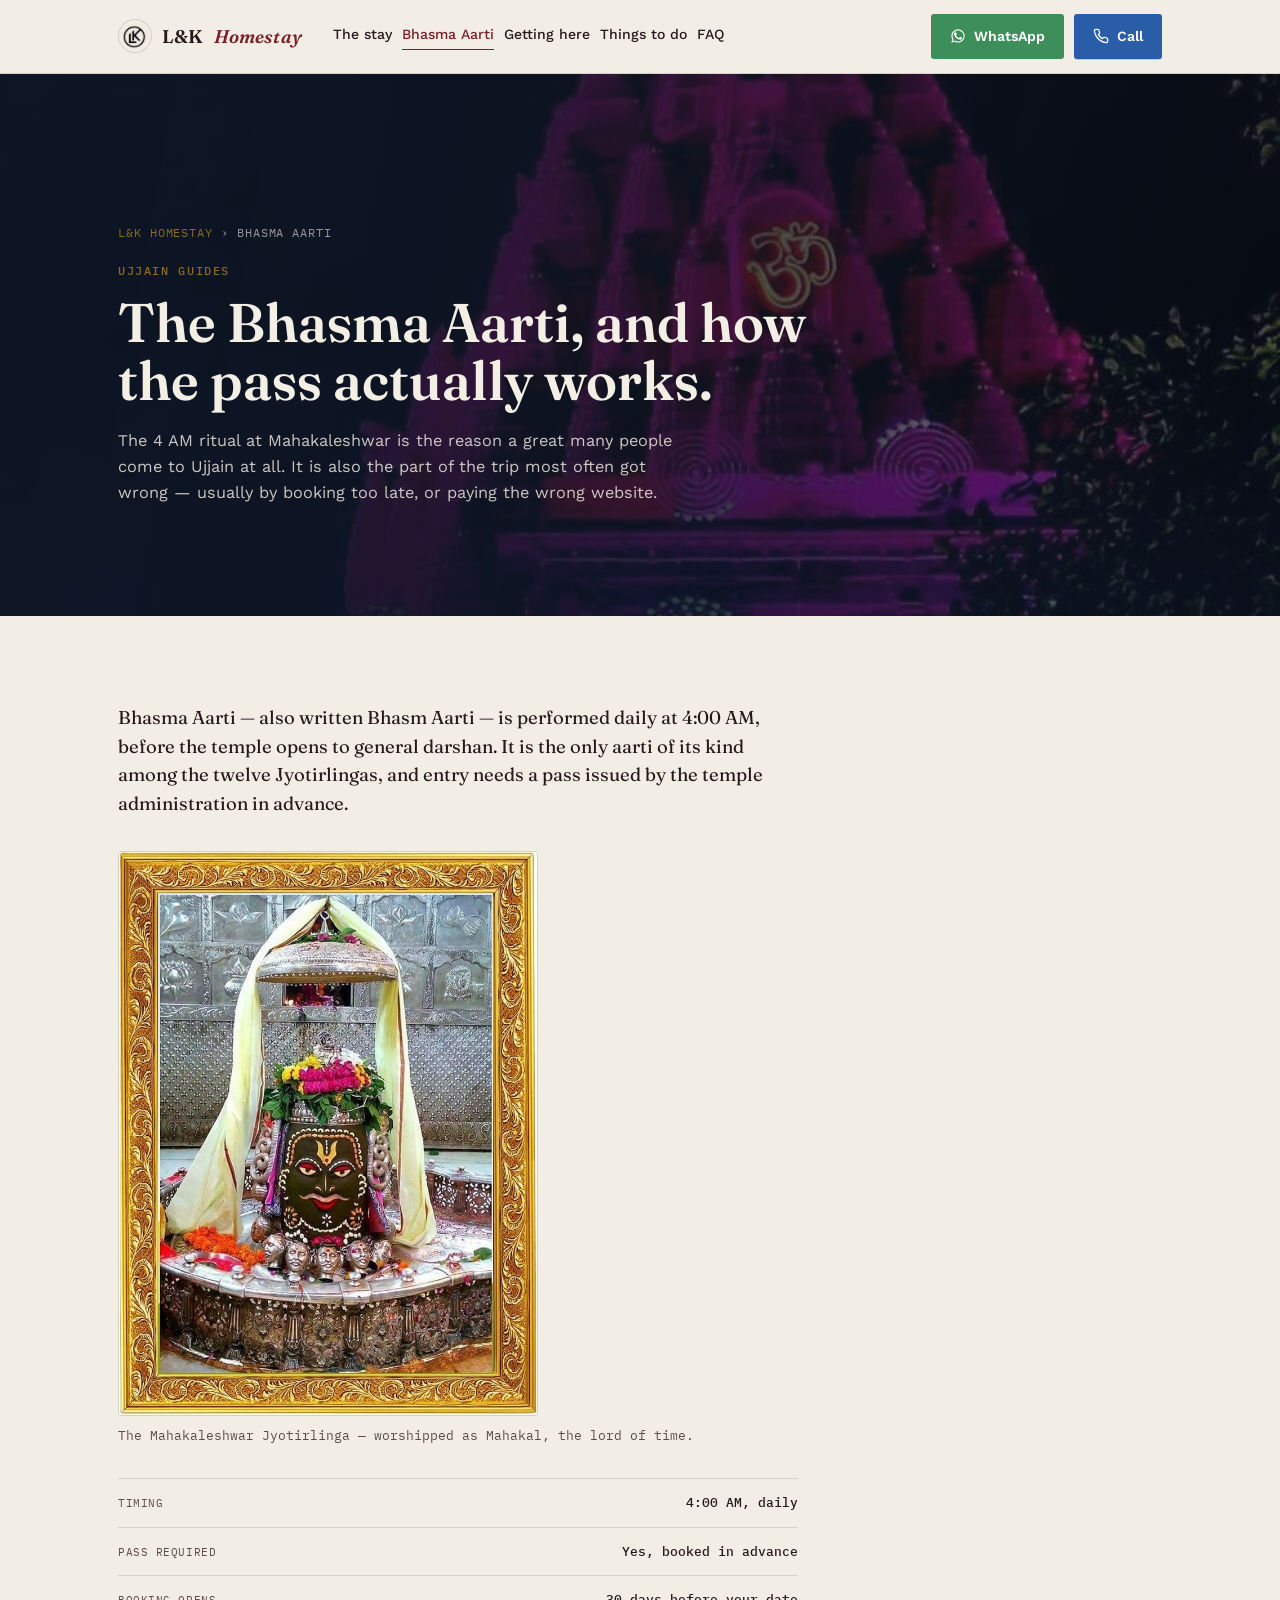
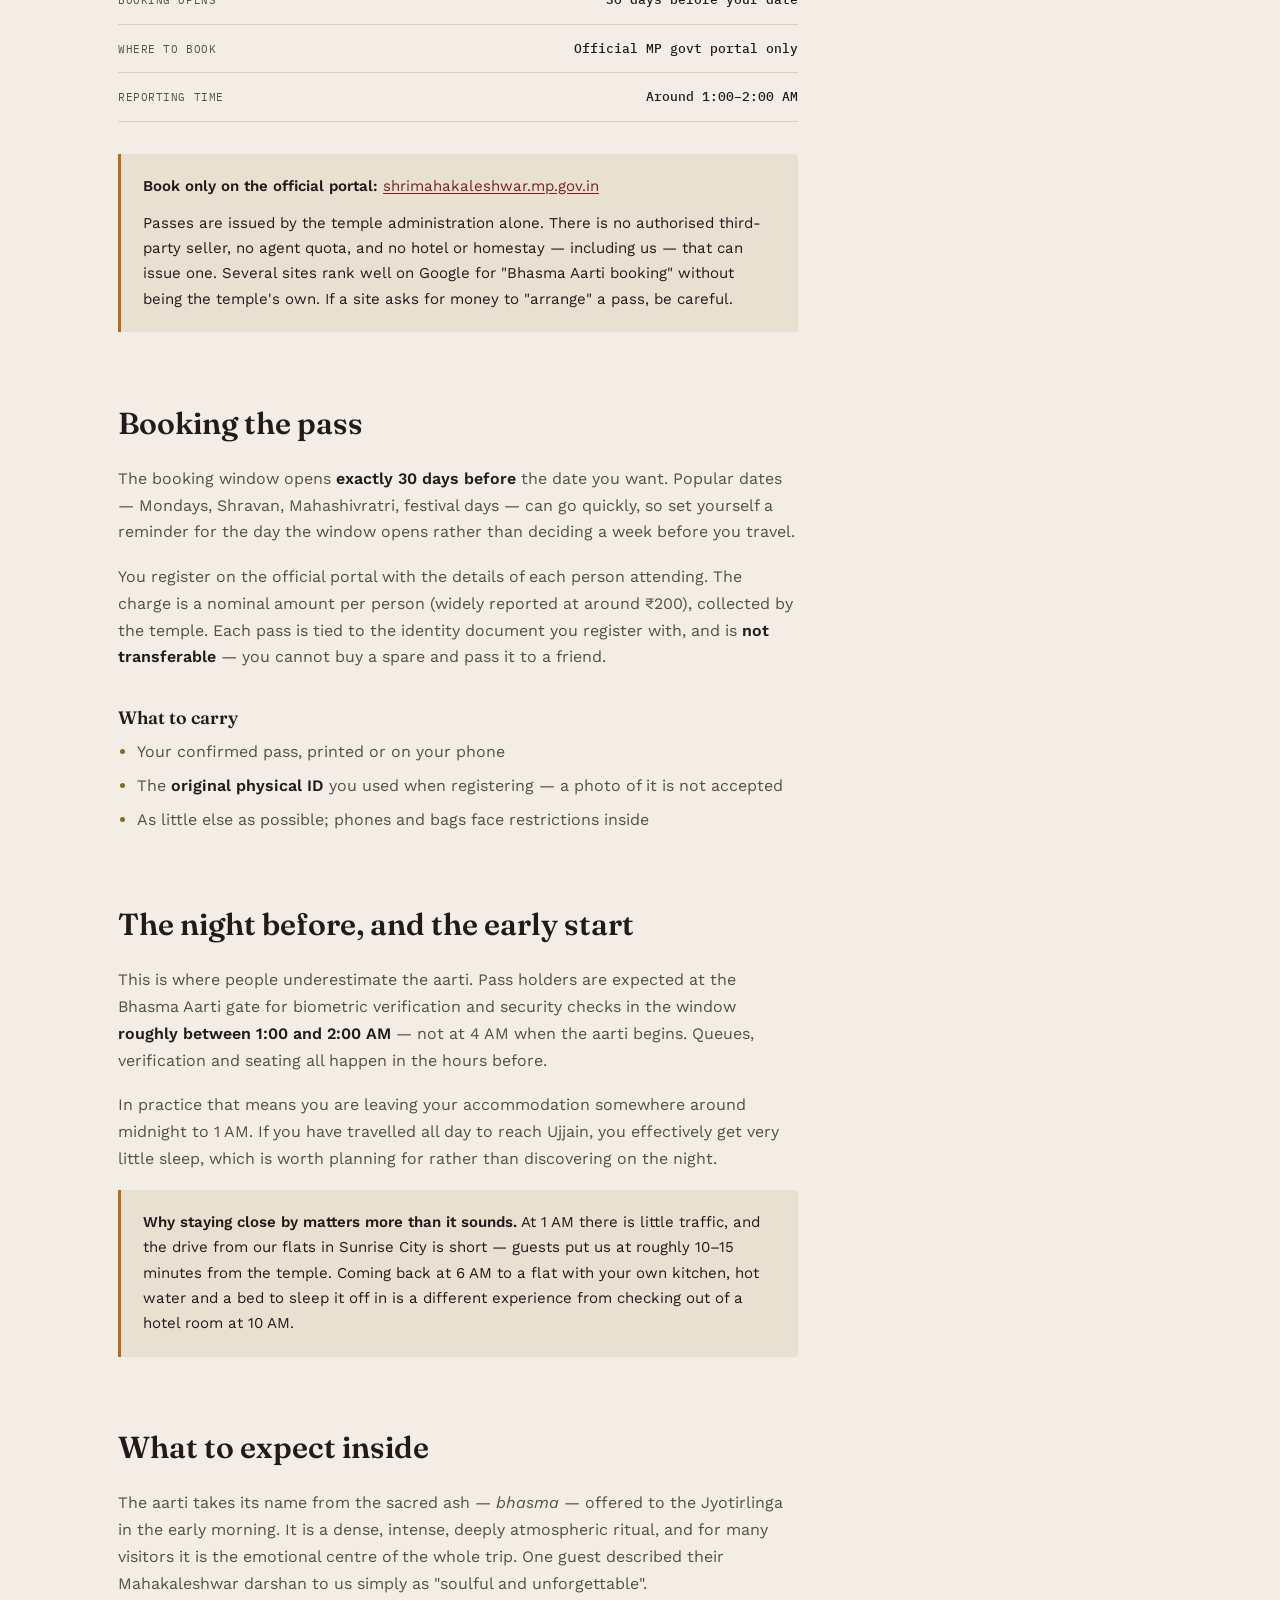
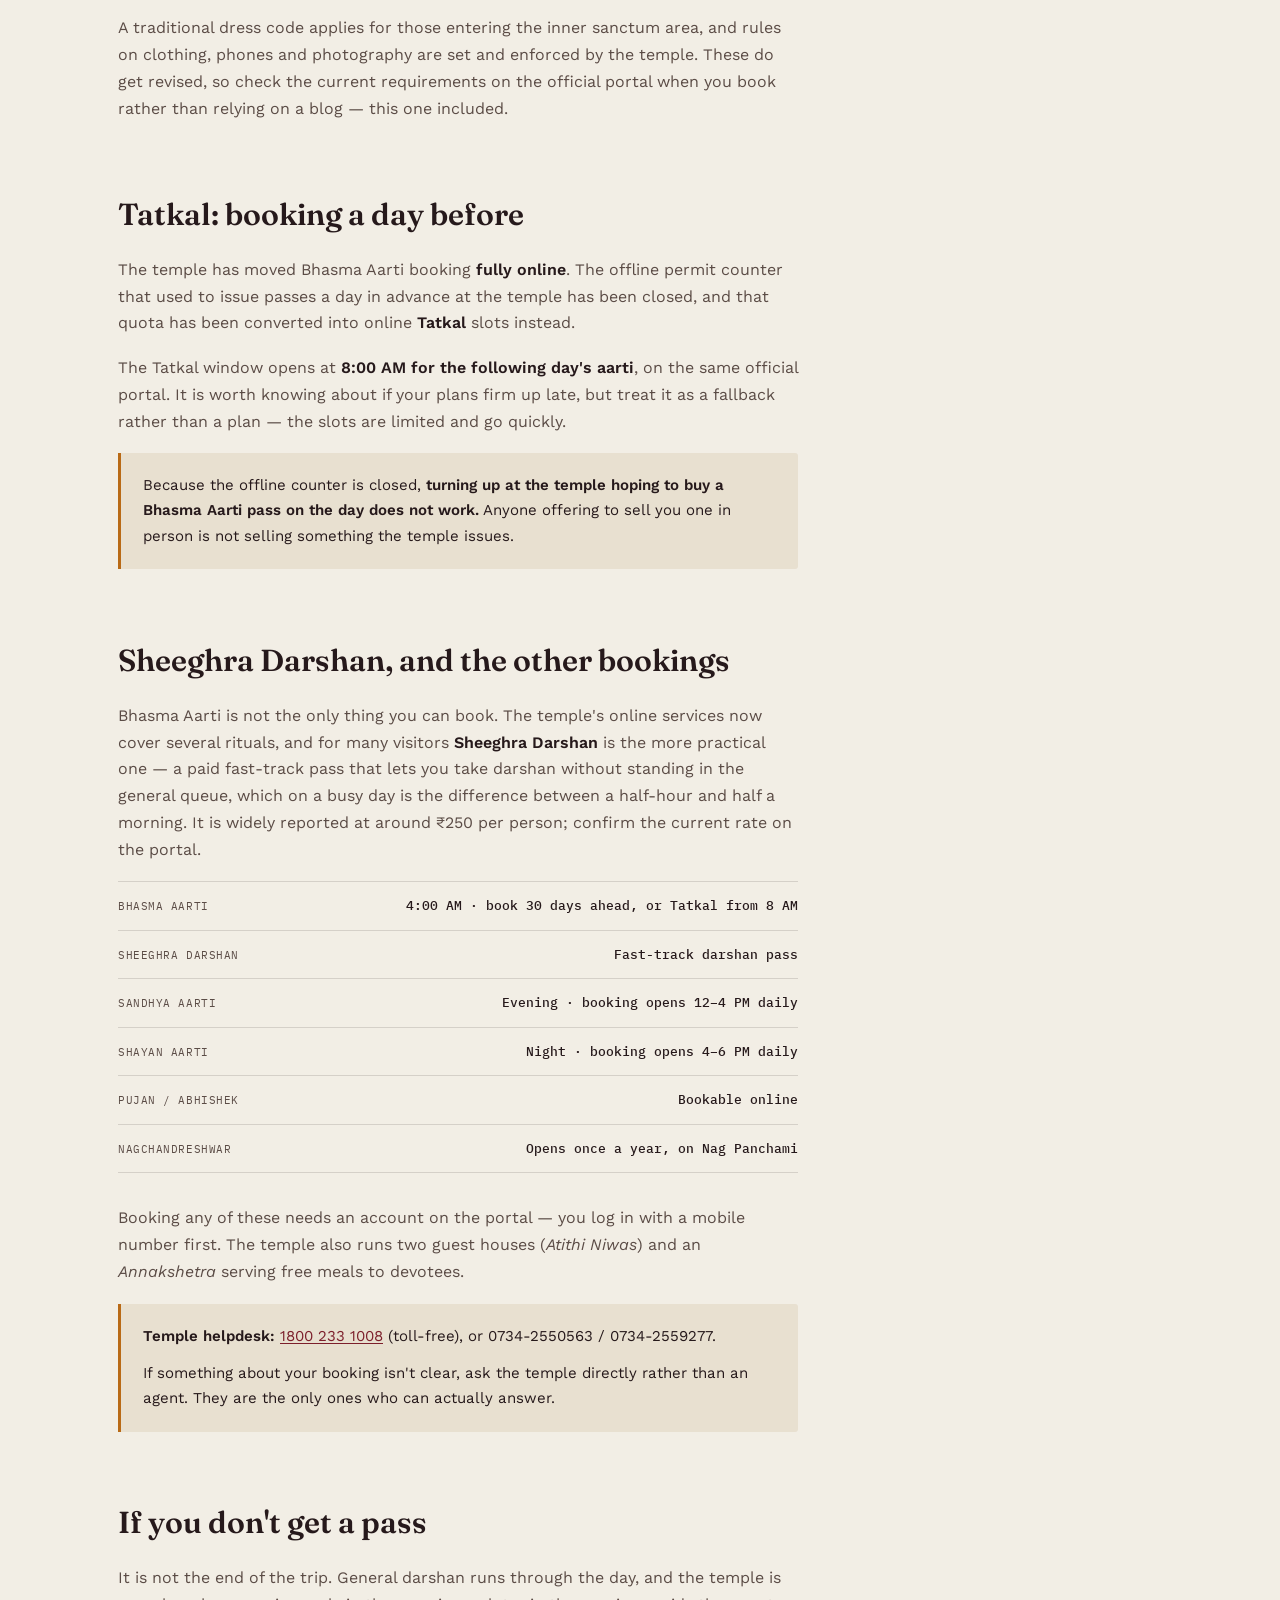
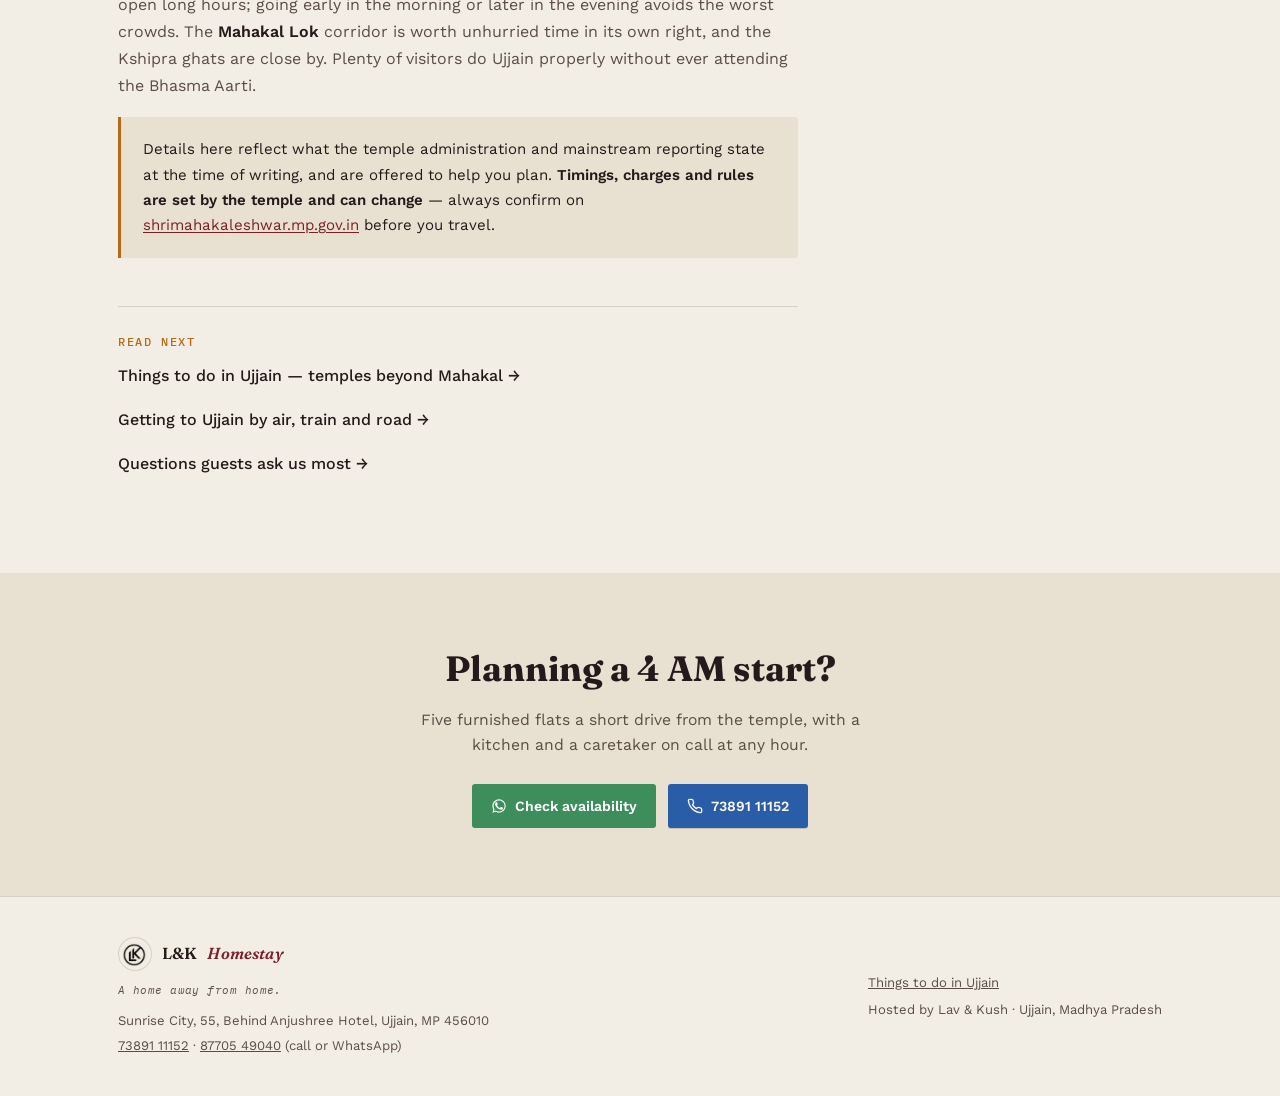
<file: bhasma-aarti.html>
<!doctype html>
<html lang="en-IN">
<head>
<meta charset="UTF-8">
<meta name="viewport" content="width=device-width, initial-scale=1">

<!-- Google tag (gtag.js) — one loader, both products configured -->
<script async src="https://www.googletagmanager.com/gtag/js?id=G-34TM0DP939"></script>
<script>
  window.dataLayer = window.dataLayer || [];
  function gtag(){dataLayer.push(arguments);}
  gtag('js', new Date());

  gtag('config', 'G-34TM0DP939');   // Google Analytics 4
  gtag('config', 'AW-18284589937'); // Google Ads
</script>

<title>Bhasma Aarti Timing &amp; Booking — Ujjain Mahakal</title>
<meta name="description" content="Bhasma Aarti is at 4 AM daily at Mahakaleshwar, Ujjain. Book on the official MP portal 30 days ahead, or Tatkal from 8 AM. Timings, rules, what to carry.">
<link rel="canonical" href="https://lkhomestay.co.in/bhasma-aarti.html">
<meta name="robots" content="index, follow, max-image-preview:large">
<meta property="og:site_name" content="L&amp;K Homestay">
<meta property="og:title" content="Bhasma Aarti Timing &amp; Booking — Ujjain Mahakal">
<meta property="og:description" content="The 4 AM ritual, how passes and Tatkal really work, Sheeghra Darshan, and how to plan the early start.">
<meta property="og:image" content="https://lkhomestay.co.in/images/mahakal-night.jpg">
<meta property="og:url" content="https://lkhomestay.co.in/bhasma-aarti.html">
<meta property="og:type" content="article">
<meta name="twitter:card" content="summary_large_image">
<link rel="icon" type="image/png" href="images/favicon.png">
<script type="application/ld+json">
{
  "@context": "https://schema.org",
  "@type": "BreadcrumbList",
  "itemListElement": [
    {
      "@type": "ListItem",
      "position": 1,
      "name": "L&K Homestay",
      "item": "https://lkhomestay.co.in/"
    },
    {
      "@type": "ListItem",
      "position": 2,
      "name": "Bhasma Aarti",
      "item": "https://lkhomestay.co.in/bhasma-aarti.html"
    }
  ]
}
</script>
<script type="application/ld+json">
{
  "@context": "https://schema.org",
  "@type": "Article",
  "headline": "Bhasma Aarti Timing & Booking — Ujjain Mahakal",
  "description": "The 4 AM Bhasma Aarti at Mahakaleshwar: timings, official booking, Tatkal and what to carry.",
  "image": "https://lkhomestay.co.in/images/mahakal-night.jpg",
  "datePublished": "2026-09-29",
  "dateModified": "2026-09-29",
  "mainEntityOfPage": {
    "@type": "WebPage",
    "@id": "https://lkhomestay.co.in/bhasma-aarti.html"
  },
  "author": {
    "@type": "Organization",
    "name": "L&K Homestay",
    "url": "https://lkhomestay.co.in/"
  },
  "publisher": {
    "@type": "Organization",
    "name": "L&K Homestay",
    "logo": {
      "@type": "ImageObject",
      "url": "https://lkhomestay.co.in/images/logo-mark.png"
    }
  }
}
</script>
<link rel="preconnect" href="https://fonts.googleapis.com">
<link rel="preconnect" href="https://fonts.gstatic.com" crossorigin>
<link rel="stylesheet" href="https://fonts.googleapis.com/css2?family=Fraunces:ital,opsz,wght@0,9..144,400;0,9..144,600;0,9..144,700;1,9..144,500&family=Work+Sans:wght@400;500;600;700&family=IBM+Plex+Mono:wght@400;500&display=swap">
<link rel="stylesheet" href="styles.css">
</head>
<body>

<div class="topbar">
  <div class="wrap">
    <a class="brand" href="index.html" style="text-decoration:none;"><img src="images/logo-mark.png" alt="" width="34" height="34">L&amp;K <em>Homestay</em></a>
    <nav class="topnav">
        <a href="index.html#stay">The stay</a>
        <a href="bhasma-aarti.html" class="is-active">Bhasma Aarti</a>
        <a href="how-to-reach-ujjain.html">Getting here</a>
        <a href="things-to-do-in-ujjain.html">Things to do</a>
        <a href="faq.html">FAQ</a>
      </nav>
    <nav class="topbar-cta">
      <a class="btn btn-wa" href="https://wa.me/917389111152?text=Hi%20Lav%20%26%20Kush%2C%20I%27d%20like%20to%20check%20availability%20at%20L%26K%20Homestay" target="_blank" rel="noopener">
        <svg viewBox="0 0 24 24" fill="currentColor" aria-hidden="true"><path d="M17.472 14.382c-.297-.149-1.758-.867-2.03-.967-.273-.099-.471-.148-.67.15-.197.297-.767.966-.94 1.164-.173.199-.347.223-.644.075-.297-.15-1.255-.463-2.39-1.475-.883-.788-1.48-1.761-1.653-2.059-.173-.297-.018-.458.13-.606.134-.133.298-.347.446-.52.149-.174.198-.298.298-.497.099-.198.05-.371-.025-.52-.075-.149-.669-1.612-.916-2.207-.242-.579-.487-.5-.669-.51-.173-.008-.371-.01-.57-.01-.198 0-.52.074-.792.372-.272.297-1.04 1.016-1.04 2.479 0 1.462 1.065 2.875 1.213 3.074.149.198 2.096 3.2 5.077 4.487.709.306 1.262.489 1.694.625.712.227 1.36.195 1.871.118.571-.085 1.758-.719 2.006-1.413.248-.694.248-1.289.173-1.413-.074-.124-.272-.198-.57-.347z"/><path d="M12.04 2C6.58 2 2.13 6.45 2.13 11.91c0 1.81.48 3.55 1.38 5.08L2 22l5.16-1.48a9.9 9.9 0 0 0 4.88 1.28h.004c5.46 0 9.91-4.45 9.91-9.91C21.95 6.45 17.5 2 12.04 2zm0 18.13h-.003a8.2 8.2 0 0 1-4.19-1.15l-.3-.18-3.11.89.9-3.04-.2-.32a8.2 8.2 0 0 1-1.26-4.42c0-4.55 3.7-8.25 8.26-8.25 2.2 0 4.28.86 5.84 2.42a8.2 8.2 0 0 1 2.42 5.84c0 4.55-3.71 8.26-8.27 8.26z"/></svg>
        WhatsApp
      </a>
      <a class="btn btn-call" href="tel:+917389111152">
        <svg viewBox="0 0 24 24" fill="none" stroke="currentColor" stroke-width="2" stroke-linecap="round" stroke-linejoin="round" aria-hidden="true"><path d="M22 16.92v3a2 2 0 0 1-2.18 2 19.79 19.79 0 0 1-8.63-3.07 19.5 19.5 0 0 1-6-6 19.79 19.79 0 0 1-3.07-8.67A2 2 0 0 1 4.11 2h3a2 2 0 0 1 2 1.72c.127.96.361 1.903.7 2.81a2 2 0 0 1-.45 2.11L8.09 9.91a16 16 0 0 0 6 6l1.27-1.27a2 2 0 0 1 2.11-.45c.907.339 1.85.573 2.81.7A2 2 0 0 1 22 16.92z"/></svg>
        Call
      </a>
    </nav>
  </div>
</div>

<header class="page-head has-photo">
  <div class="backdrop"><img src="images/mahakal-night.jpg" alt="Mahakaleshwar Temple, Ujjain, lit up at night" width="736" height="1307" style="object-position:center 42%;"></div>
  <div class="wrap">
    <div class="crumb"><a href="index.html">L&amp;K Homestay</a> &rsaquo; Bhasma Aarti</div>
    <span class="eyebrow on-dusk">Ujjain guides</span>
    <h1>The Bhasma Aarti, and how the pass actually works.</h1>
    <p>The 4 AM ritual at Mahakaleshwar is the reason a great many people come to Ujjain at all. It is also the part of the trip most often got wrong &mdash; usually by booking too late, or paying the wrong website.</p>
  </div>
</header>

<section class="article">
  <div class="wrap">
    <div class="prose">

      <p class="intro">Bhasma Aarti &mdash; also written Bhasm Aarti &mdash; is performed daily at 4:00 AM, before the temple opens to general darshan. It is the only aarti of its kind among the twelve Jyotirlingas, and entry needs a pass issued by the temple administration in advance.</p>

      <figure class="portrait">
        <img src="images/shivlinga.jpg" alt="The Mahakaleshwar Jyotirlinga, Ujjain" width="742" height="1000" loading="lazy">
        <figcaption>The Mahakaleshwar Jyotirlinga &mdash; worshipped as Mahakal, the lord of time.</figcaption>
      </figure>

      <div class="keyfacts">
        <div><span class="k">Timing</span><span class="v">4:00 AM, daily</span></div>
        <div><span class="k">Pass required</span><span class="v">Yes, booked in advance</span></div>
        <div><span class="k">Booking opens</span><span class="v">30 days before your date</span></div>
        <div><span class="k">Where to book</span><span class="v">Official MP govt portal only</span></div>
        <div><span class="k">Reporting time</span><span class="v">Around 1:00&ndash;2:00 AM</span></div>
      </div>

      <div class="callout">
        <p><strong>Book only on the official portal:</strong> <a href="https://shrimahakaleshwar.mp.gov.in" target="_blank" rel="noopener">shrimahakaleshwar.mp.gov.in</a></p>
        <p>Passes are issued by the temple administration alone. There is no authorised third-party seller, no agent quota, and no hotel or homestay &mdash; including us &mdash; that can issue one. Several sites rank well on Google for "Bhasma Aarti booking" without being the temple's own. If a site asks for money to "arrange" a pass, be careful.</p>
      </div>

      <h2>Booking the pass</h2>

      <p>The booking window opens <strong>exactly 30 days before</strong> the date you want. Popular dates &mdash; Mondays, Shravan, Mahashivratri, festival days &mdash; can go quickly, so set yourself a reminder for the day the window opens rather than deciding a week before you travel.</p>

      <p>You register on the official portal with the details of each person attending. The charge is a nominal amount per person (widely reported at around ₹200), collected by the temple. Each pass is tied to the identity document you register with, and is <strong>not transferable</strong> &mdash; you cannot buy a spare and pass it to a friend.</p>

      <h3>What to carry</h3>
      <ul>
        <li>Your confirmed pass, printed or on your phone</li>
        <li>The <strong>original physical ID</strong> you used when registering &mdash; a photo of it is not accepted</li>
        <li>As little else as possible; phones and bags face restrictions inside</li>
      </ul>

      <h2>The night before, and the early start</h2>

      <p>This is where people underestimate the aarti. Pass holders are expected at the Bhasma Aarti gate for biometric verification and security checks in the window <strong>roughly between 1:00 and 2:00 AM</strong> &mdash; not at 4 AM when the aarti begins. Queues, verification and seating all happen in the hours before.</p>

      <p>In practice that means you are leaving your accommodation somewhere around midnight to 1 AM. If you have travelled all day to reach Ujjain, you effectively get very little sleep, which is worth planning for rather than discovering on the night.</p>

      <div class="callout">
        <p><strong>Why staying close by matters more than it sounds.</strong> At 1 AM there is little traffic, and the drive from our flats in Sunrise City is short &mdash; guests put us at roughly 10&ndash;15 minutes from the temple. Coming back at 6 AM to a flat with your own kitchen, hot water and a bed to sleep it off in is a different experience from checking out of a hotel room at 10 AM.</p>
      </div>

      <h2>What to expect inside</h2>

      <p>The aarti takes its name from the sacred ash &mdash; <em>bhasma</em> &mdash; offered to the Jyotirlinga in the early morning. It is a dense, intense, deeply atmospheric ritual, and for many visitors it is the emotional centre of the whole trip. One guest described their Mahakaleshwar darshan to us simply as "soulful and unforgettable".</p>

      <p>A traditional dress code applies for those entering the inner sanctum area, and rules on clothing, phones and photography are set and enforced by the temple. These do get revised, so check the current requirements on the official portal when you book rather than relying on a blog &mdash; this one included.</p>

      <h2>Tatkal: booking a day before</h2>

      <p>The temple has moved Bhasma Aarti booking <strong>fully online</strong>. The offline permit counter that used to issue passes a day in advance at the temple has been closed, and that quota has been converted into online <strong>Tatkal</strong> slots instead.</p>

      <p>The Tatkal window opens at <strong>8:00 AM for the following day's aarti</strong>, on the same official portal. It is worth knowing about if your plans firm up late, but treat it as a fallback rather than a plan &mdash; the slots are limited and go quickly.</p>

      <div class="callout">
        <p>Because the offline counter is closed, <strong>turning up at the temple hoping to buy a Bhasma Aarti pass on the day does not work.</strong> Anyone offering to sell you one in person is not selling something the temple issues.</p>
      </div>

      <h2>Sheeghra Darshan, and the other bookings</h2>

      <p>Bhasma Aarti is not the only thing you can book. The temple's online services now cover several rituals, and for many visitors <strong>Sheeghra Darshan</strong> is the more practical one &mdash; a paid fast-track pass that lets you take darshan without standing in the general queue, which on a busy day is the difference between a half-hour and half a morning. It is widely reported at around ₹250 per person; confirm the current rate on the portal.</p>

      <div class="keyfacts">
        <div><span class="k">Bhasma Aarti</span><span class="v">4:00 AM &middot; book 30 days ahead, or Tatkal from 8 AM</span></div>
        <div><span class="k">Sheeghra Darshan</span><span class="v">Fast-track darshan pass</span></div>
        <div><span class="k">Sandhya Aarti</span><span class="v">Evening &middot; booking opens 12&ndash;4 PM daily</span></div>
        <div><span class="k">Shayan Aarti</span><span class="v">Night &middot; booking opens 4&ndash;6 PM daily</span></div>
        <div><span class="k">Pujan / Abhishek</span><span class="v">Bookable online</span></div>
        <div><span class="k">Nagchandreshwar</span><span class="v">Opens once a year, on Nag Panchami</span></div>
      </div>

      <p>Booking any of these needs an account on the portal &mdash; you log in with a mobile number first. The temple also runs two guest houses (<em>Atithi Niwas</em>) and an <em>Annakshetra</em> serving free meals to devotees.</p>

      <div class="callout">
        <p><strong>Temple helpdesk:</strong> <a href="tel:18002331008">1800 233 1008</a> (toll-free), or 0734-2550563 / 0734-2559277.</p>
        <p>If something about your booking isn't clear, ask the temple directly rather than an agent. They are the only ones who can actually answer.</p>
      </div>

      <h2>If you don't get a pass</h2>

      <p>It is not the end of the trip. General darshan runs through the day, and the temple is open long hours; going early in the morning or later in the evening avoids the worst crowds. The <strong>Mahakal Lok</strong> corridor is worth unhurried time in its own right, and the Kshipra ghats are close by. Plenty of visitors do Ujjain properly without ever attending the Bhasma Aarti.</p>

      <div class="callout">
        <p>Details here reflect what the temple administration and mainstream reporting state at the time of writing, and are offered to help you plan. <strong>Timings, charges and rules are set by the temple and can change</strong> &mdash; always confirm on <a href="https://shrimahakaleshwar.mp.gov.in" target="_blank" rel="noopener">shrimahakaleshwar.mp.gov.in</a> before you travel.</p>
      </div>

      <div class="more-reading">
        <span class="eyebrow">Read next</span>
        <ul>
          <li><a href="things-to-do-in-ujjain.html">Things to do in Ujjain &mdash; temples beyond Mahakal &rarr;</a></li>
          <li><a href="how-to-reach-ujjain.html">Getting to Ujjain by air, train and road &rarr;</a></li>
          <li><a href="faq.html">Questions guests ask us most &rarr;</a></li>
        </ul>
      </div>

    </div>
  </div>
</section>

<section class="page-cta">
  <div class="wrap">
    <h2>Planning a 4 AM start?</h2>
    <p>Five furnished flats a short drive from the temple, with a kitchen and a caretaker on call at any hour.</p>
    <div class="cta-row">
      <a class="btn btn-wa" href="https://wa.me/917389111152?text=Hi%20Lav%20%26%20Kush%2C%20I%27d%20like%20to%20check%20availability%20at%20L%26K%20Homestay" target="_blank" rel="noopener">
        <svg viewBox="0 0 24 24" fill="currentColor" aria-hidden="true"><path d="M17.472 14.382c-.297-.149-1.758-.867-2.03-.967-.273-.099-.471-.148-.67.15-.197.297-.767.966-.94 1.164-.173.199-.347.223-.644.075-.297-.15-1.255-.463-2.39-1.475-.883-.788-1.48-1.761-1.653-2.059-.173-.297-.018-.458.13-.606.134-.133.298-.347.446-.52.149-.174.198-.298.298-.497.099-.198.05-.371-.025-.52-.075-.149-.669-1.612-.916-2.207-.242-.579-.487-.5-.669-.51-.173-.008-.371-.01-.57-.01-.198 0-.52.074-.792.372-.272.297-1.04 1.016-1.04 2.479 0 1.462 1.065 2.875 1.213 3.074.149.198 2.096 3.2 5.077 4.487.709.306 1.262.489 1.694.625.712.227 1.36.195 1.871.118.571-.085 1.758-.719 2.006-1.413.248-.694.248-1.289.173-1.413-.074-.124-.272-.198-.57-.347z"/><path d="M12.04 2C6.58 2 2.13 6.45 2.13 11.91c0 1.81.48 3.55 1.38 5.08L2 22l5.16-1.48a9.9 9.9 0 0 0 4.88 1.28h.004c5.46 0 9.91-4.45 9.91-9.91C21.95 6.45 17.5 2 12.04 2zm0 18.13h-.003a8.2 8.2 0 0 1-4.19-1.15l-.3-.18-3.11.89.9-3.04-.2-.32a8.2 8.2 0 0 1-1.26-4.42c0-4.55 3.7-8.25 8.26-8.25 2.2 0 4.28.86 5.84 2.42a8.2 8.2 0 0 1 2.42 5.84c0 4.55-3.71 8.26-8.27 8.26z"/></svg>
        Check availability
      </a>
      <a class="btn btn-call" href="tel:+917389111152">
        <svg viewBox="0 0 24 24" fill="none" stroke="currentColor" stroke-width="2" stroke-linecap="round" stroke-linejoin="round" aria-hidden="true"><path d="M22 16.92v3a2 2 0 0 1-2.18 2 19.79 19.79 0 0 1-8.63-3.07 19.5 19.5 0 0 1-6-6 19.79 19.79 0 0 1-3.07-8.67A2 2 0 0 1 4.11 2h3a2 2 0 0 1 2 1.72c.127.96.361 1.903.7 2.81a2 2 0 0 1-.45 2.11L8.09 9.91a16 16 0 0 0 6 6l1.27-1.27a2 2 0 0 1 2.11-.45c.907.339 1.85.573 2.81.7A2 2 0 0 1 22 16.92z"/></svg>
        73891 11152
      </a>
    </div>
  </div>
</section>

<footer>
  <div class="wrap">
    <div>
      <a class="brand" href="index.html" style="text-decoration:none;"><img src="images/logo-mark.png" alt="" width="34" height="34">L&amp;K <em>Homestay</em></a>
      <div class="brand-tag">A home away from home.</div>
      <p style="margin-top:10px;">Sunrise City, 55, Behind Anjushree Hotel, Ujjain, MP 456010</p>
      <p style="margin-top:4px;"><a href="tel:+917389111152">73891 11152</a> &middot; <a href="tel:+918770549040">87705 49040</a> (call or WhatsApp)</p>
    </div>
    <div>
      <p><a href="things-to-do-in-ujjain.html">Things to do in Ujjain</a></p>
      <p style="margin-top:6px;">Hosted by Lav &amp; Kush &middot; Ujjain, Madhya Pradesh</p>
    </div>
  </div>
</footer>


<script>
  /* Conversion tracking: fires a GA4 event whenever a visitor taps Call or
     WhatsApp anywhere on the site. One delegated listener covers every button,
     including any added later. Mark these as key events in GA4, then import
     them into Google Ads as conversion actions. */
  document.addEventListener('click', function (e) {
    var a = e.target.closest && e.target.closest('a[href^="tel:"], a[href*="wa.me/"]');
    if (!a || typeof gtag !== 'function') return;
    var isCall = a.getAttribute('href').indexOf('tel:') === 0;
    gtag('event', isCall ? 'contact_call' : 'contact_whatsapp', {
      link_url: a.getAttribute('href'),
      page_path: location.pathname
    });
  }, true);
</script>
</body>
</html>
</file>
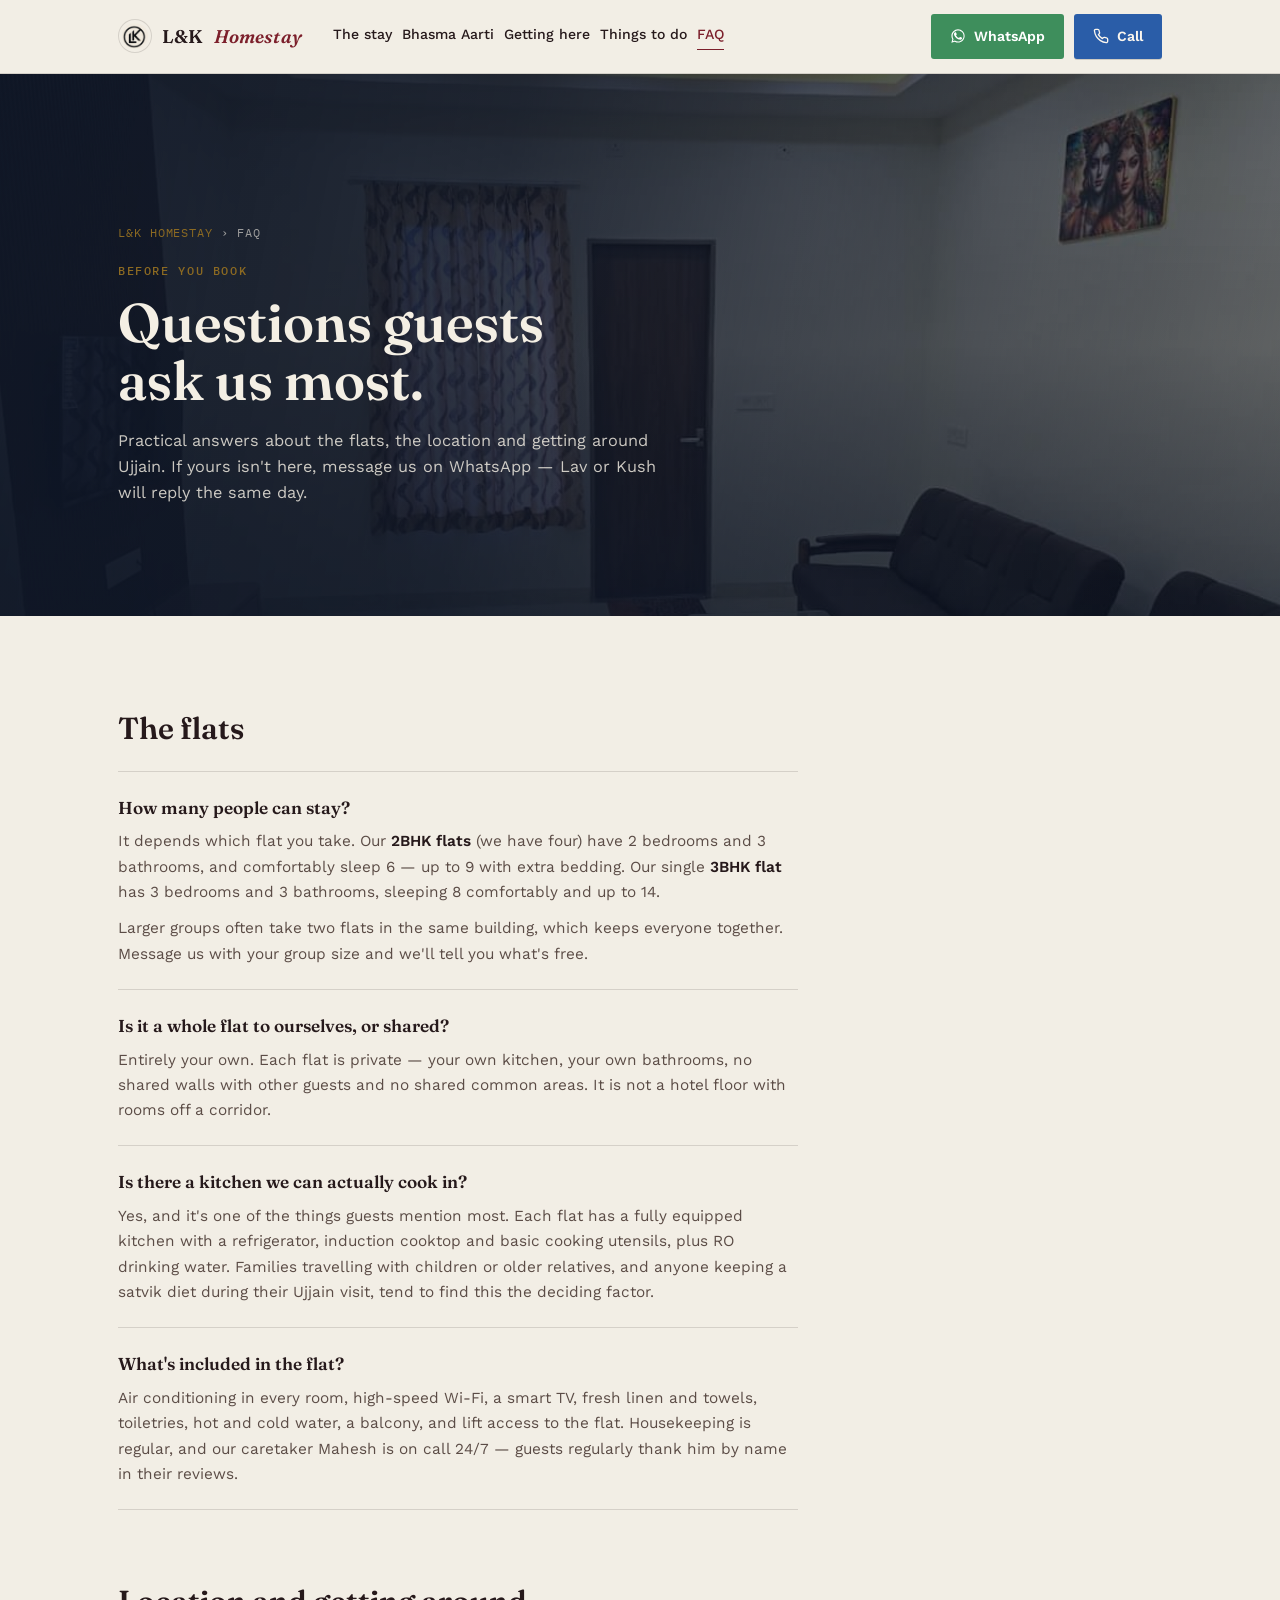
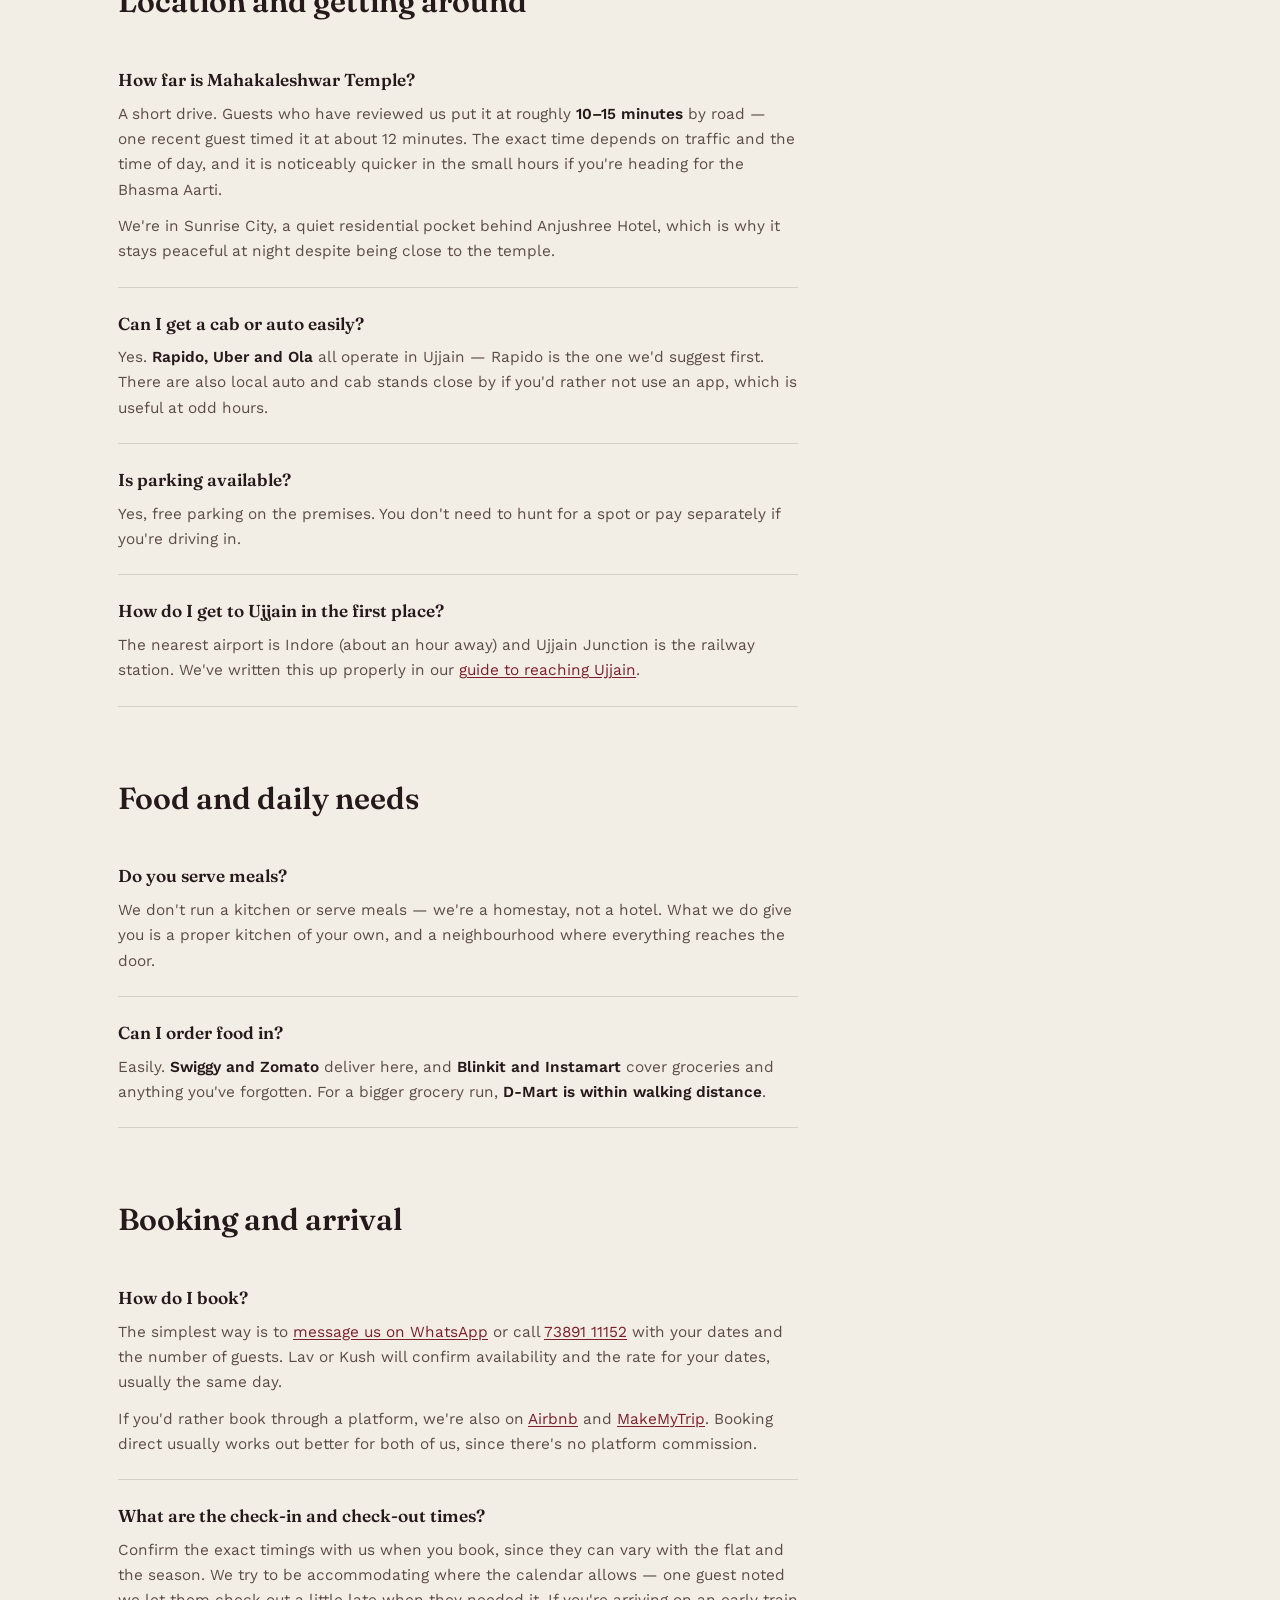
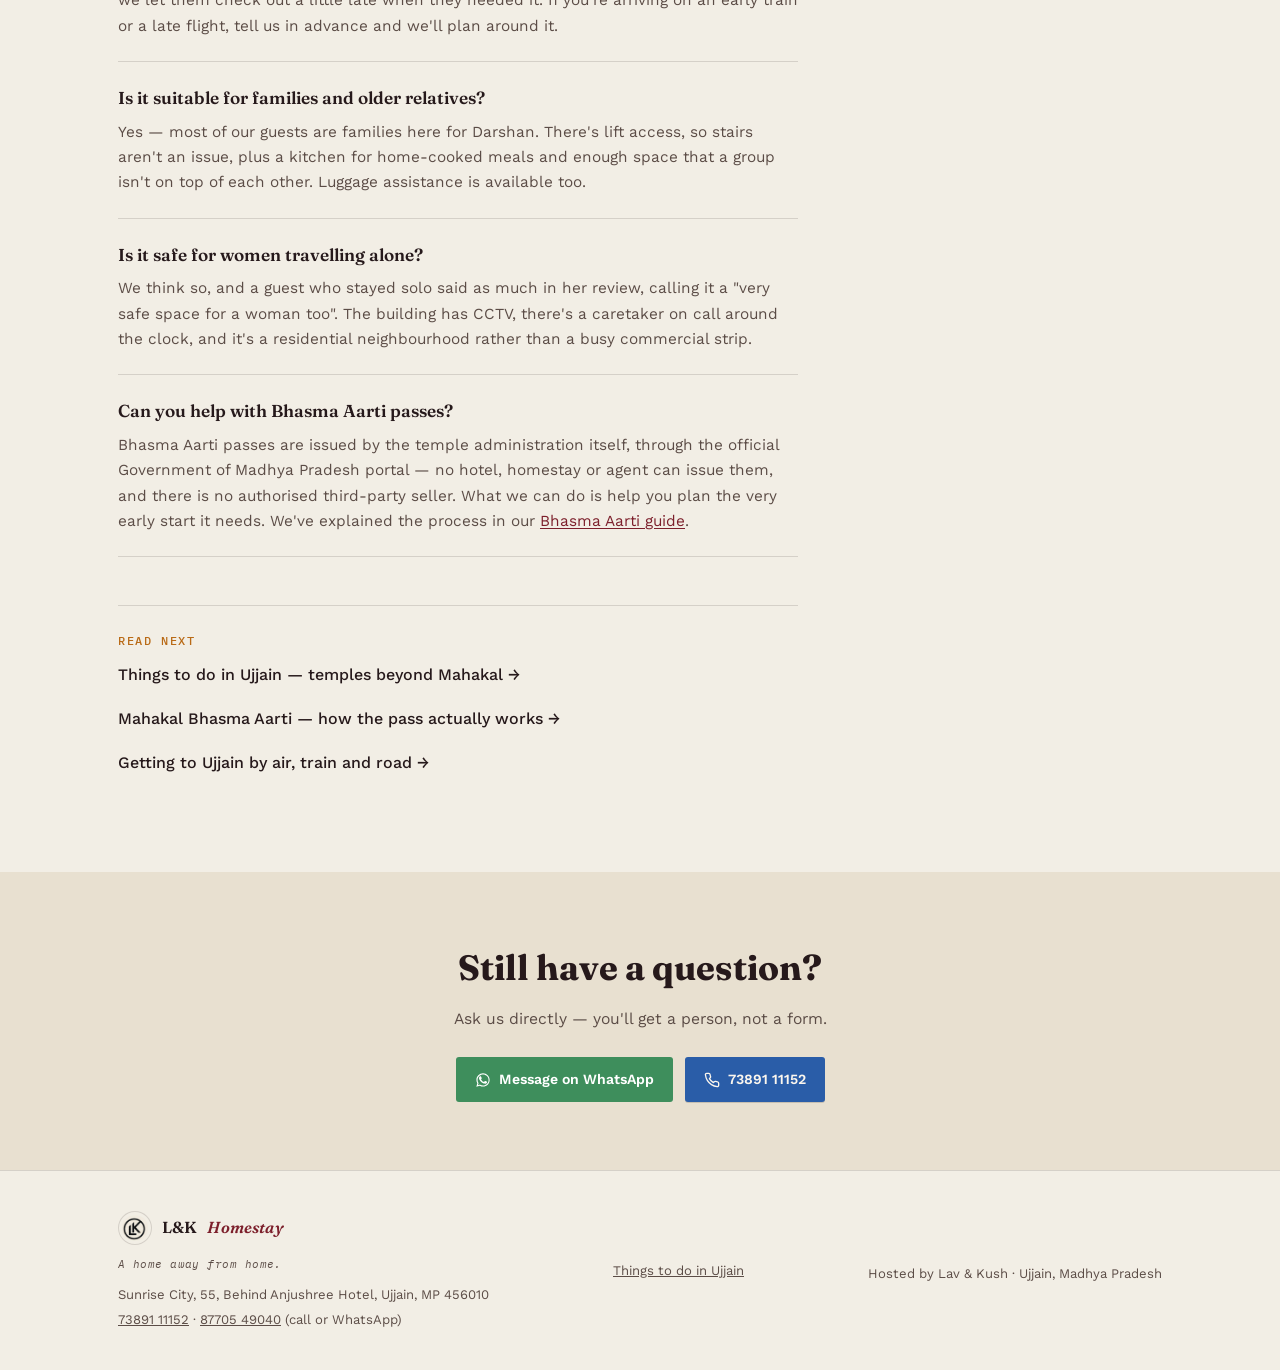
<file: faq.html>
<!doctype html>
<html lang="en-IN">
<head>
<meta charset="UTF-8">
<meta name="viewport" content="width=device-width, initial-scale=1">

<!-- Google tag (gtag.js) — one loader, both products configured -->
<script async src="https://www.googletagmanager.com/gtag/js?id=G-34TM0DP939"></script>
<script>
  window.dataLayer = window.dataLayer || [];
  function gtag(){dataLayer.push(arguments);}
  gtag('js', new Date());

  gtag('config', 'G-34TM0DP939');   // Google Analytics 4
  gtag('config', 'AW-18284589937'); // Google Ads
</script>

<title>Homestay Near Mahakal Mandir, Ujjain — Guest FAQ</title>
<meta name="description" content="How far is Mahakal temple, can we cook, how many guests each flat sleeps, parking, and how to book — answered by the hosts of L&amp;K Homestay, Ujjain.">
<link rel="canonical" href="https://lkhomestay.co.in/faq.html">
<meta name="robots" content="index, follow, max-image-preview:large">
<meta property="og:site_name" content="L&amp;K Homestay">
<meta property="og:title" content="Homestay Near Mahakal Mandir, Ujjain — Guest FAQ">
<meta property="og:description" content="Distance to Mahakal, kitchen, parking, guest capacity, food delivery and booking — answered.">
<meta property="og:image" content="https://lkhomestay.co.in/images/living1.jpg">
<meta property="og:url" content="https://lkhomestay.co.in/faq.html">
<meta property="og:type" content="article">
<meta name="twitter:card" content="summary_large_image">
<link rel="icon" type="image/png" href="images/favicon.png">
<script type="application/ld+json">
{
  "@context": "https://schema.org",
  "@type": "BreadcrumbList",
  "itemListElement": [
    {
      "@type": "ListItem",
      "position": 1,
      "name": "L&K Homestay",
      "item": "https://lkhomestay.co.in/"
    },
    {
      "@type": "ListItem",
      "position": 2,
      "name": "Guest FAQ",
      "item": "https://lkhomestay.co.in/faq.html"
    }
  ]
}
</script>
<script type="application/ld+json">
{
  "@context": "https://schema.org",
  "@type": "Article",
  "headline": "Homestay Near Mahakal Mandir, Ujjain — Guest FAQ",
  "description": "Answers to the questions guests ask most about staying at L&K Homestay in Ujjain.",
  "image": "https://lkhomestay.co.in/images/living1.jpg",
  "datePublished": "2026-09-29",
  "dateModified": "2026-09-29",
  "mainEntityOfPage": {
    "@type": "WebPage",
    "@id": "https://lkhomestay.co.in/faq.html"
  },
  "author": {
    "@type": "Organization",
    "name": "L&K Homestay",
    "url": "https://lkhomestay.co.in/"
  },
  "publisher": {
    "@type": "Organization",
    "name": "L&K Homestay",
    "logo": {
      "@type": "ImageObject",
      "url": "https://lkhomestay.co.in/images/logo-mark.png"
    }
  }
}
</script>
<link rel="preconnect" href="https://fonts.googleapis.com">
<link rel="preconnect" href="https://fonts.gstatic.com" crossorigin>
<link rel="stylesheet" href="https://fonts.googleapis.com/css2?family=Fraunces:ital,opsz,wght@0,9..144,400;0,9..144,600;0,9..144,700;1,9..144,500&family=Work+Sans:wght@400;500;600;700&family=IBM+Plex+Mono:wght@400;500&display=swap">
<link rel="stylesheet" href="styles.css">
</head>
<body>

<div class="topbar">
  <div class="wrap">
    <a class="brand" href="index.html" style="text-decoration:none;"><img src="images/logo-mark.png" alt="" width="34" height="34">L&amp;K <em>Homestay</em></a>
    <nav class="topnav">
        <a href="index.html#stay">The stay</a>
        <a href="bhasma-aarti.html">Bhasma Aarti</a>
        <a href="how-to-reach-ujjain.html">Getting here</a>
        <a href="things-to-do-in-ujjain.html">Things to do</a>
        <a href="faq.html" class="is-active">FAQ</a>
      </nav>
    <nav class="topbar-cta">
      <a class="btn btn-wa" href="https://wa.me/917389111152?text=Hi%20Lav%20%26%20Kush%2C%20I%27d%20like%20to%20check%20availability%20at%20L%26K%20Homestay" target="_blank" rel="noopener">
        <svg viewBox="0 0 24 24" fill="currentColor" aria-hidden="true"><path d="M17.472 14.382c-.297-.149-1.758-.867-2.03-.967-.273-.099-.471-.148-.67.15-.197.297-.767.966-.94 1.164-.173.199-.347.223-.644.075-.297-.15-1.255-.463-2.39-1.475-.883-.788-1.48-1.761-1.653-2.059-.173-.297-.018-.458.13-.606.134-.133.298-.347.446-.52.149-.174.198-.298.298-.497.099-.198.05-.371-.025-.52-.075-.149-.669-1.612-.916-2.207-.242-.579-.487-.5-.669-.51-.173-.008-.371-.01-.57-.01-.198 0-.52.074-.792.372-.272.297-1.04 1.016-1.04 2.479 0 1.462 1.065 2.875 1.213 3.074.149.198 2.096 3.2 5.077 4.487.709.306 1.262.489 1.694.625.712.227 1.36.195 1.871.118.571-.085 1.758-.719 2.006-1.413.248-.694.248-1.289.173-1.413-.074-.124-.272-.198-.57-.347z"/><path d="M12.04 2C6.58 2 2.13 6.45 2.13 11.91c0 1.81.48 3.55 1.38 5.08L2 22l5.16-1.48a9.9 9.9 0 0 0 4.88 1.28h.004c5.46 0 9.91-4.45 9.91-9.91C21.95 6.45 17.5 2 12.04 2zm0 18.13h-.003a8.2 8.2 0 0 1-4.19-1.15l-.3-.18-3.11.89.9-3.04-.2-.32a8.2 8.2 0 0 1-1.26-4.42c0-4.55 3.7-8.25 8.26-8.25 2.2 0 4.28.86 5.84 2.42a8.2 8.2 0 0 1 2.42 5.84c0 4.55-3.71 8.26-8.27 8.26z"/></svg>
        WhatsApp
      </a>
      <a class="btn btn-call" href="tel:+917389111152">
        <svg viewBox="0 0 24 24" fill="none" stroke="currentColor" stroke-width="2" stroke-linecap="round" stroke-linejoin="round" aria-hidden="true"><path d="M22 16.92v3a2 2 0 0 1-2.18 2 19.79 19.79 0 0 1-8.63-3.07 19.5 19.5 0 0 1-6-6 19.79 19.79 0 0 1-3.07-8.67A2 2 0 0 1 4.11 2h3a2 2 0 0 1 2 1.72c.127.96.361 1.903.7 2.81a2 2 0 0 1-.45 2.11L8.09 9.91a16 16 0 0 0 6 6l1.27-1.27a2 2 0 0 1 2.11-.45c.907.339 1.85.573 2.81.7A2 2 0 0 1 22 16.92z"/></svg>
        Call
      </a>
    </nav>
  </div>
</div>

<header class="page-head has-photo">
  <div class="backdrop"><img src="images/living1.jpg" alt="Living room in an L&amp;K Homestay flat" width="1200" height="900"></div>
  <div class="wrap">
    <div class="crumb"><a href="index.html">L&amp;K Homestay</a> &rsaquo; FAQ</div>
    <span class="eyebrow on-dusk">Before you book</span>
    <h1>Questions guests ask us most.</h1>
    <p>Practical answers about the flats, the location and getting around Ujjain. If yours isn't here, message us on WhatsApp &mdash; Lav or Kush will reply the same day.</p>
  </div>
</header>

<section class="article">
  <div class="wrap">
    <div class="prose">

      <h2>The flats</h2>

      <div class="faq-item">
        <h3>How many people can stay?</h3>
        <p>It depends which flat you take. Our <strong>2BHK flats</strong> (we have four) have 2 bedrooms and 3 bathrooms, and comfortably sleep 6 &mdash; up to 9 with extra bedding. Our single <strong>3BHK flat</strong> has 3 bedrooms and 3 bathrooms, sleeping 8 comfortably and up to 14.</p>
        <p>Larger groups often take two flats in the same building, which keeps everyone together. Message us with your group size and we'll tell you what's free.</p>
      </div>

      <div class="faq-item">
        <h3>Is it a whole flat to ourselves, or shared?</h3>
        <p>Entirely your own. Each flat is private &mdash; your own kitchen, your own bathrooms, no shared walls with other guests and no shared common areas. It is not a hotel floor with rooms off a corridor.</p>
      </div>

      <div class="faq-item">
        <h3>Is there a kitchen we can actually cook in?</h3>
        <p>Yes, and it's one of the things guests mention most. Each flat has a fully equipped kitchen with a refrigerator, induction cooktop and basic cooking utensils, plus RO drinking water. Families travelling with children or older relatives, and anyone keeping a satvik diet during their Ujjain visit, tend to find this the deciding factor.</p>
      </div>

      <div class="faq-item">
        <h3>What's included in the flat?</h3>
        <p>Air conditioning in every room, high-speed Wi-Fi, a smart TV, fresh linen and towels, toiletries, hot and cold water, a balcony, and lift access to the flat. Housekeeping is regular, and our caretaker Mahesh is on call 24/7 &mdash; guests regularly thank him by name in their reviews.</p>
      </div>

      <h2>Location and getting around</h2>

      <div class="faq-item">
        <h3>How far is Mahakaleshwar Temple?</h3>
        <p>A short drive. Guests who have reviewed us put it at roughly <strong>10&ndash;15 minutes</strong> by road &mdash; one recent guest timed it at about 12 minutes. The exact time depends on traffic and the time of day, and it is noticeably quicker in the small hours if you're heading for the Bhasma Aarti.</p>
        <p>We're in Sunrise City, a quiet residential pocket behind Anjushree Hotel, which is why it stays peaceful at night despite being close to the temple.</p>
      </div>

      <div class="faq-item">
        <h3>Can I get a cab or auto easily?</h3>
        <p>Yes. <strong>Rapido, Uber and Ola</strong> all operate in Ujjain &mdash; Rapido is the one we'd suggest first. There are also local auto and cab stands close by if you'd rather not use an app, which is useful at odd hours.</p>
      </div>

      <div class="faq-item">
        <h3>Is parking available?</h3>
        <p>Yes, free parking on the premises. You don't need to hunt for a spot or pay separately if you're driving in.</p>
      </div>

      <div class="faq-item">
        <h3>How do I get to Ujjain in the first place?</h3>
        <p>The nearest airport is Indore (about an hour away) and Ujjain Junction is the railway station. We've written this up properly in our <a href="how-to-reach-ujjain.html">guide to reaching Ujjain</a>.</p>
      </div>

      <h2>Food and daily needs</h2>

      <div class="faq-item">
        <h3>Do you serve meals?</h3>
        <p>We don't run a kitchen or serve meals &mdash; we're a homestay, not a hotel. What we do give you is a proper kitchen of your own, and a neighbourhood where everything reaches the door.</p>
      </div>

      <div class="faq-item">
        <h3>Can I order food in?</h3>
        <p>Easily. <strong>Swiggy and Zomato</strong> deliver here, and <strong>Blinkit and Instamart</strong> cover groceries and anything you've forgotten. For a bigger grocery run, <strong>D-Mart is within walking distance</strong>.</p>
      </div>

      <h2>Booking and arrival</h2>

      <div class="faq-item">
        <h3>How do I book?</h3>
        <p>The simplest way is to <a href="https://wa.me/917389111152" target="_blank" rel="noopener">message us on WhatsApp</a> or call <a href="tel:+917389111152">73891 11152</a> with your dates and the number of guests. Lav or Kush will confirm availability and the rate for your dates, usually the same day.</p>
        <p>If you'd rather book through a platform, we're also on <a href="https://www.airbnb.co.in/rooms/1720204935359673764" target="_blank" rel="noopener">Airbnb</a> and <a href="https://www.makemytrip.com/hotels/l_k_homestay-details-ujjain.html" target="_blank" rel="noopener">MakeMyTrip</a>. Booking direct usually works out better for both of us, since there's no platform commission.</p>
      </div>

      <div class="faq-item">
        <h3>What are the check-in and check-out times?</h3>
        <p>Confirm the exact timings with us when you book, since they can vary with the flat and the season. We try to be accommodating where the calendar allows &mdash; one guest noted we let them check out a little late when they needed it. If you're arriving on an early train or a late flight, tell us in advance and we'll plan around it.</p>
      </div>

      <div class="faq-item">
        <h3>Is it suitable for families and older relatives?</h3>
        <p>Yes &mdash; most of our guests are families here for Darshan. There's lift access, so stairs aren't an issue, plus a kitchen for home-cooked meals and enough space that a group isn't on top of each other. Luggage assistance is available too.</p>
      </div>

      <div class="faq-item">
        <h3>Is it safe for women travelling alone?</h3>
        <p>We think so, and a guest who stayed solo said as much in her review, calling it a "very safe space for a woman too". The building has CCTV, there's a caretaker on call around the clock, and it's a residential neighbourhood rather than a busy commercial strip.</p>
      </div>

      <div class="faq-item">
        <h3>Can you help with Bhasma Aarti passes?</h3>
        <p>Bhasma Aarti passes are issued by the temple administration itself, through the official Government of Madhya Pradesh portal &mdash; no hotel, homestay or agent can issue them, and there is no authorised third-party seller. What we can do is help you plan the very early start it needs. We've explained the process in our <a href="bhasma-aarti.html">Bhasma Aarti guide</a>.</p>
      </div>

      <div class="more-reading">
        <span class="eyebrow">Read next</span>
        <ul>
          <li><a href="things-to-do-in-ujjain.html">Things to do in Ujjain &mdash; temples beyond Mahakal &rarr;</a></li>
          <li><a href="bhasma-aarti.html">Mahakal Bhasma Aarti &mdash; how the pass actually works &rarr;</a></li>
          <li><a href="how-to-reach-ujjain.html">Getting to Ujjain by air, train and road &rarr;</a></li>
        </ul>
      </div>

    </div>
  </div>
</section>

<section class="page-cta">
  <div class="wrap">
    <h2>Still have a question?</h2>
    <p>Ask us directly &mdash; you'll get a person, not a form.</p>
    <div class="cta-row">
      <a class="btn btn-wa" href="https://wa.me/917389111152?text=Hi%20Lav%20%26%20Kush%2C%20I%20have%20a%20question%20about%20L%26K%20Homestay" target="_blank" rel="noopener">
        <svg viewBox="0 0 24 24" fill="currentColor" aria-hidden="true"><path d="M17.472 14.382c-.297-.149-1.758-.867-2.03-.967-.273-.099-.471-.148-.67.15-.197.297-.767.966-.94 1.164-.173.199-.347.223-.644.075-.297-.15-1.255-.463-2.39-1.475-.883-.788-1.48-1.761-1.653-2.059-.173-.297-.018-.458.13-.606.134-.133.298-.347.446-.52.149-.174.198-.298.298-.497.099-.198.05-.371-.025-.52-.075-.149-.669-1.612-.916-2.207-.242-.579-.487-.5-.669-.51-.173-.008-.371-.01-.57-.01-.198 0-.52.074-.792.372-.272.297-1.04 1.016-1.04 2.479 0 1.462 1.065 2.875 1.213 3.074.149.198 2.096 3.2 5.077 4.487.709.306 1.262.489 1.694.625.712.227 1.36.195 1.871.118.571-.085 1.758-.719 2.006-1.413.248-.694.248-1.289.173-1.413-.074-.124-.272-.198-.57-.347z"/><path d="M12.04 2C6.58 2 2.13 6.45 2.13 11.91c0 1.81.48 3.55 1.38 5.08L2 22l5.16-1.48a9.9 9.9 0 0 0 4.88 1.28h.004c5.46 0 9.91-4.45 9.91-9.91C21.95 6.45 17.5 2 12.04 2zm0 18.13h-.003a8.2 8.2 0 0 1-4.19-1.15l-.3-.18-3.11.89.9-3.04-.2-.32a8.2 8.2 0 0 1-1.26-4.42c0-4.55 3.7-8.25 8.26-8.25 2.2 0 4.28.86 5.84 2.42a8.2 8.2 0 0 1 2.42 5.84c0 4.55-3.71 8.26-8.27 8.26z"/></svg>
        Message on WhatsApp
      </a>
      <a class="btn btn-call" href="tel:+917389111152">
        <svg viewBox="0 0 24 24" fill="none" stroke="currentColor" stroke-width="2" stroke-linecap="round" stroke-linejoin="round" aria-hidden="true"><path d="M22 16.92v3a2 2 0 0 1-2.18 2 19.79 19.79 0 0 1-8.63-3.07 19.5 19.5 0 0 1-6-6 19.79 19.79 0 0 1-3.07-8.67A2 2 0 0 1 4.11 2h3a2 2 0 0 1 2 1.72c.127.96.361 1.903.7 2.81a2 2 0 0 1-.45 2.11L8.09 9.91a16 16 0 0 0 6 6l1.27-1.27a2 2 0 0 1 2.11-.45c.907.339 1.85.573 2.81.7A2 2 0 0 1 22 16.92z"/></svg>
        73891 11152
      </a>
    </div>
  </div>
</section>

<footer>
  <div class="wrap">
    <div>
      <a class="brand" href="index.html" style="text-decoration:none;"><img src="images/logo-mark.png" alt="" width="34" height="34">L&amp;K <em>Homestay</em></a>
      <div class="brand-tag">A home away from home.</div>
      <p style="margin-top:10px;">Sunrise City, 55, Behind Anjushree Hotel, Ujjain, MP 456010</p>
      <p style="margin-top:4px;"><a href="tel:+917389111152">73891 11152</a> &middot; <a href="tel:+918770549040">87705 49040</a> (call or WhatsApp)</p>
    </div>
    <p><a href="things-to-do-in-ujjain.html">Things to do in Ujjain</a></p>
      <p style="margin-top:6px;">Hosted by Lav &amp; Kush &middot; Ujjain, Madhya Pradesh</p>
  </div>
</footer>

<script>
  (function () {
    if (!('IntersectionObserver' in window)) return;
    var io = new IntersectionObserver(function (entries) {
      entries.forEach(function (e) {
        if (e.isIntersecting) { e.target.classList.add('is-in'); io.unobserve(e.target); }
      });
    }, { threshold: 0.12 });
    document.querySelectorAll('[data-reveal]').forEach(function (el) { io.observe(el); });
  })();
</script>

<script>
  /* Conversion tracking: fires a GA4 event whenever a visitor taps Call or
     WhatsApp anywhere on the site. One delegated listener covers every button,
     including any added later. Mark these as key events in GA4, then import
     them into Google Ads as conversion actions. */
  document.addEventListener('click', function (e) {
    var a = e.target.closest && e.target.closest('a[href^="tel:"], a[href*="wa.me/"]');
    if (!a || typeof gtag !== 'function') return;
    var isCall = a.getAttribute('href').indexOf('tel:') === 0;
    gtag('event', isCall ? 'contact_call' : 'contact_whatsapp', {
      link_url: a.getAttribute('href'),
      page_path: location.pathname
    });
  }, true);
</script>
</body>
</html>
</file>
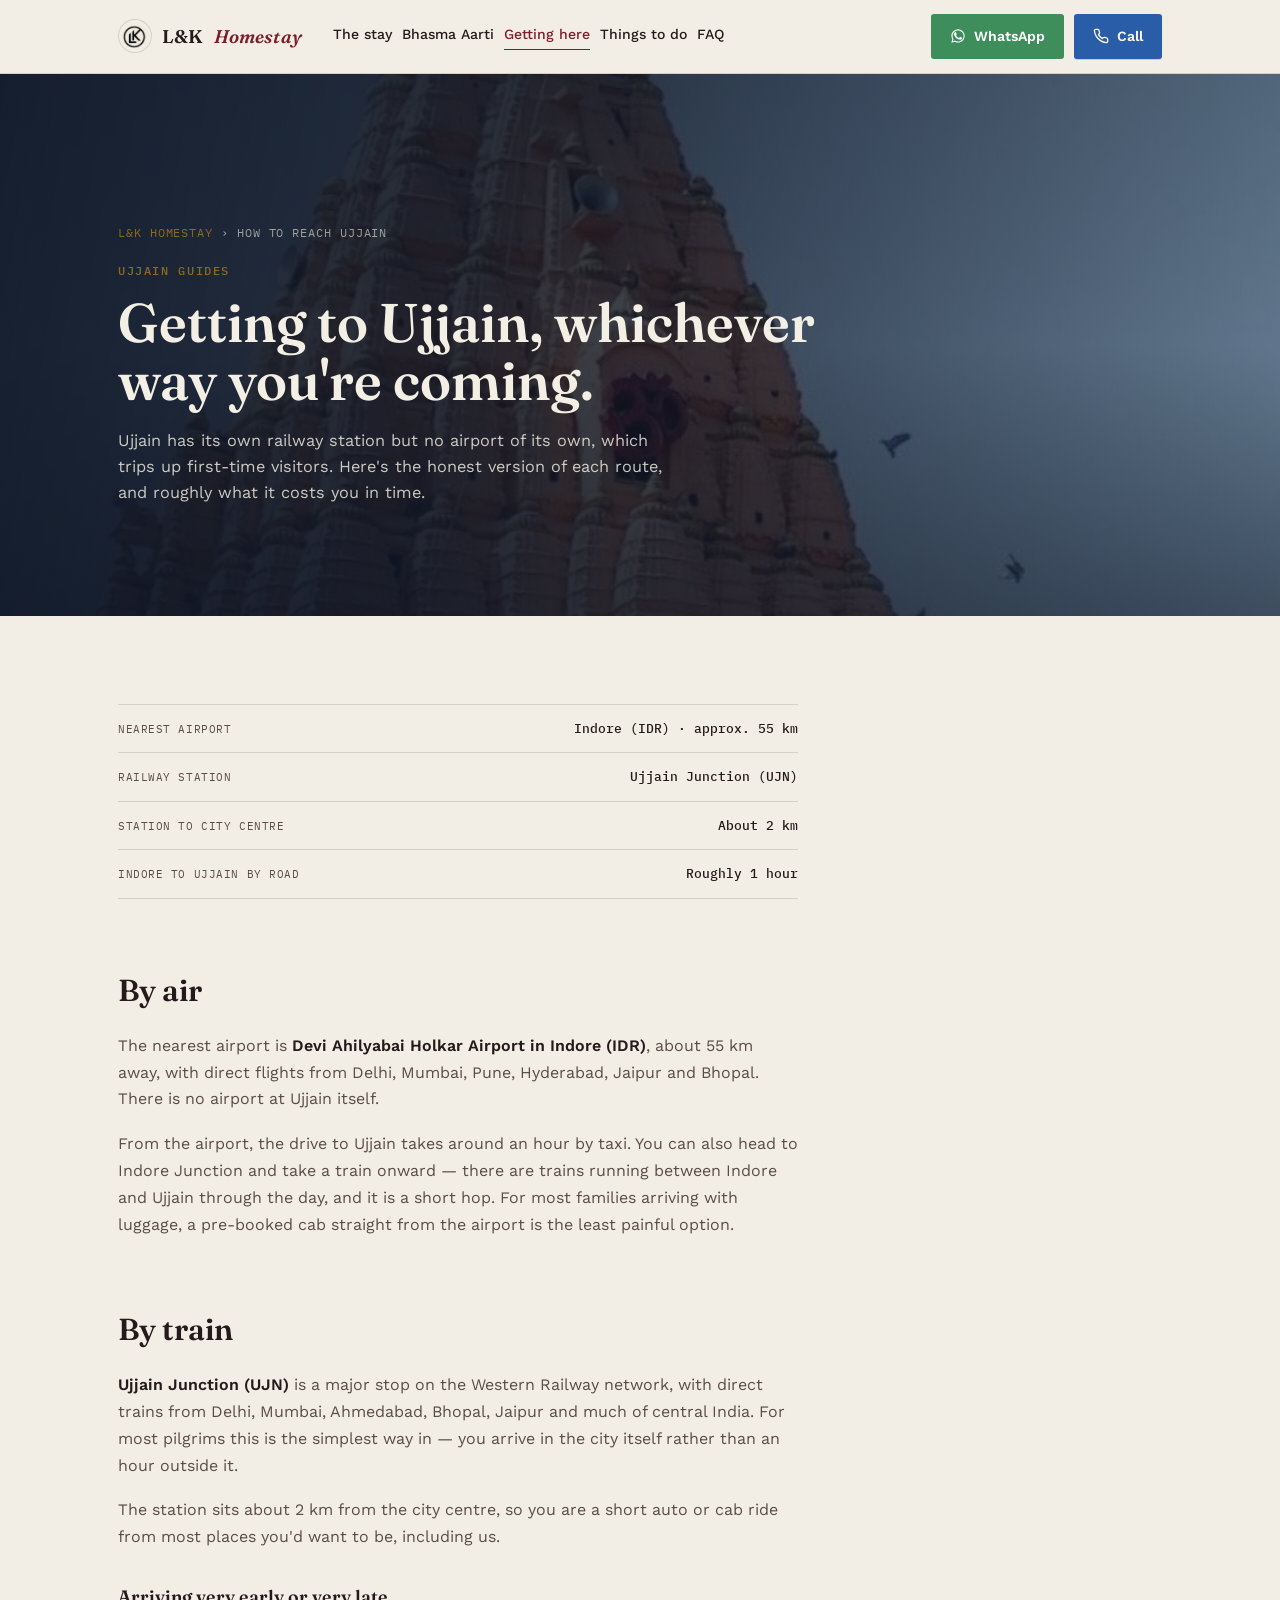
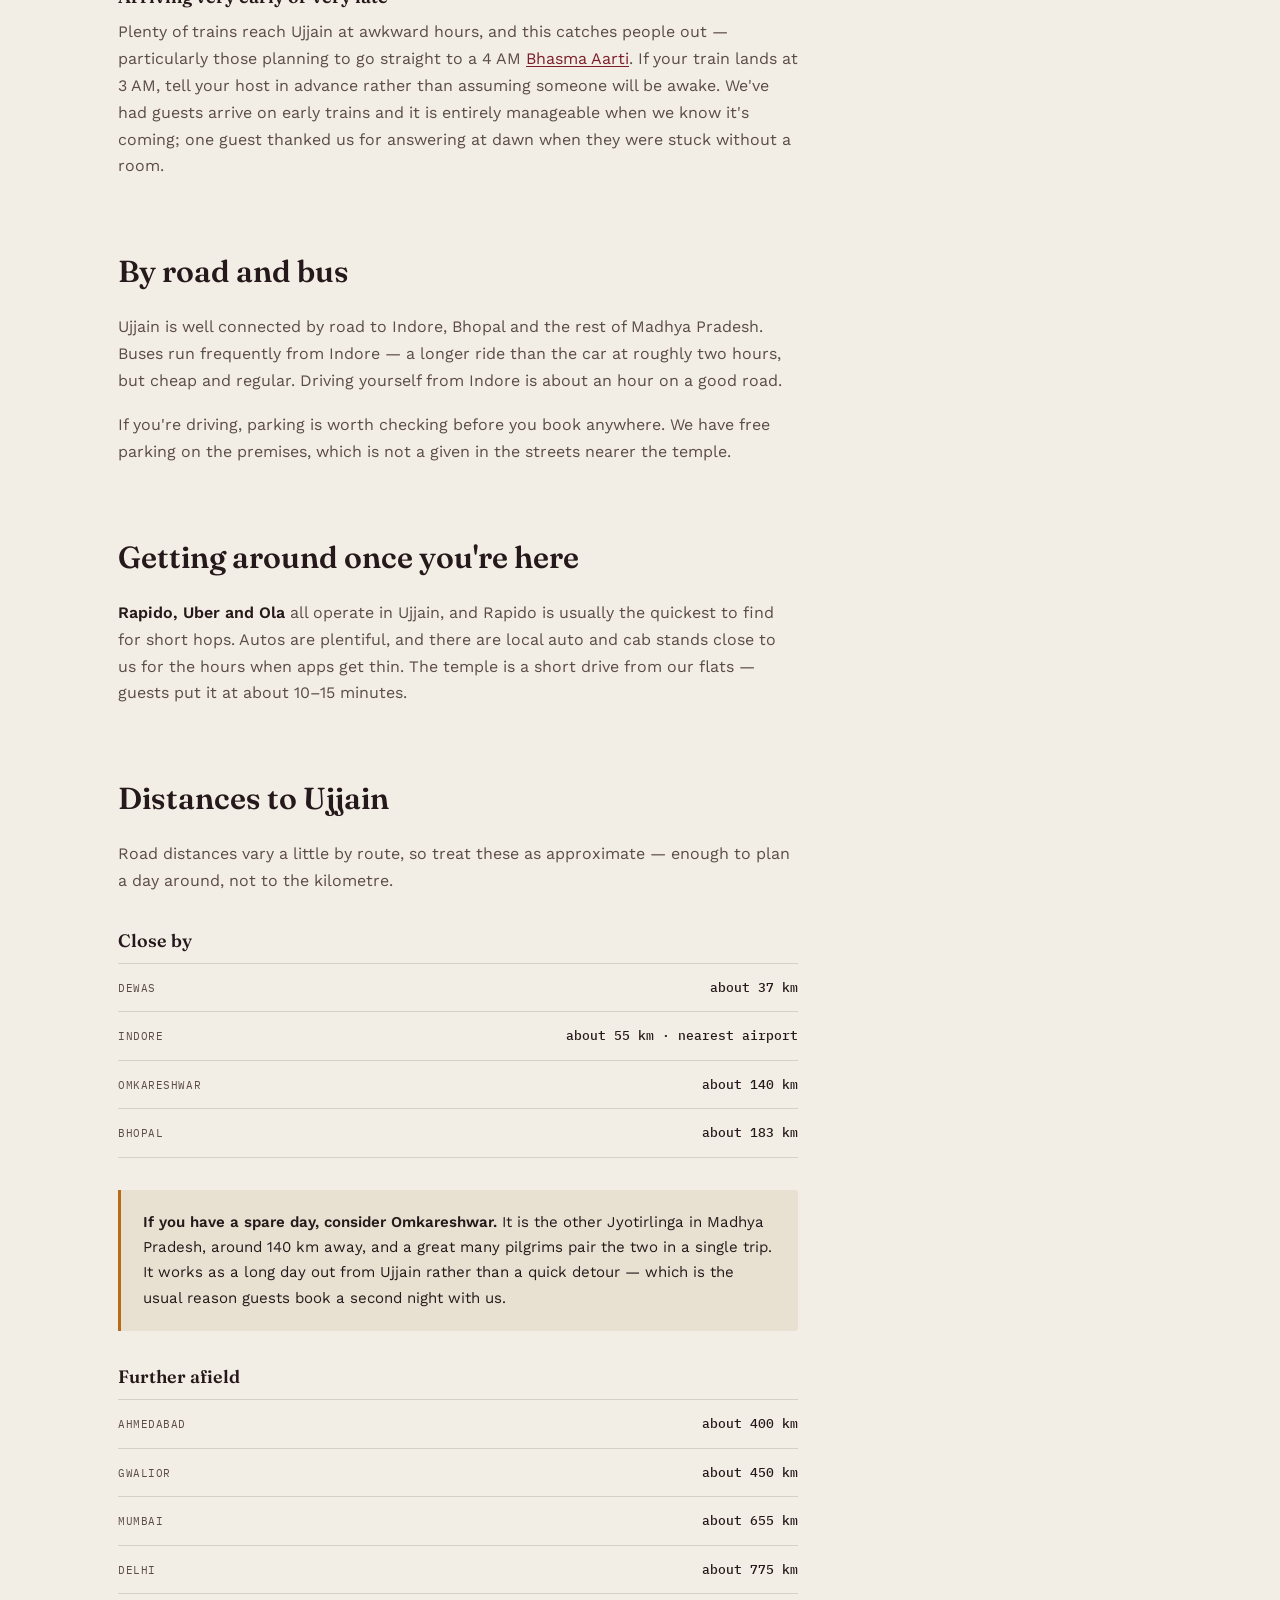
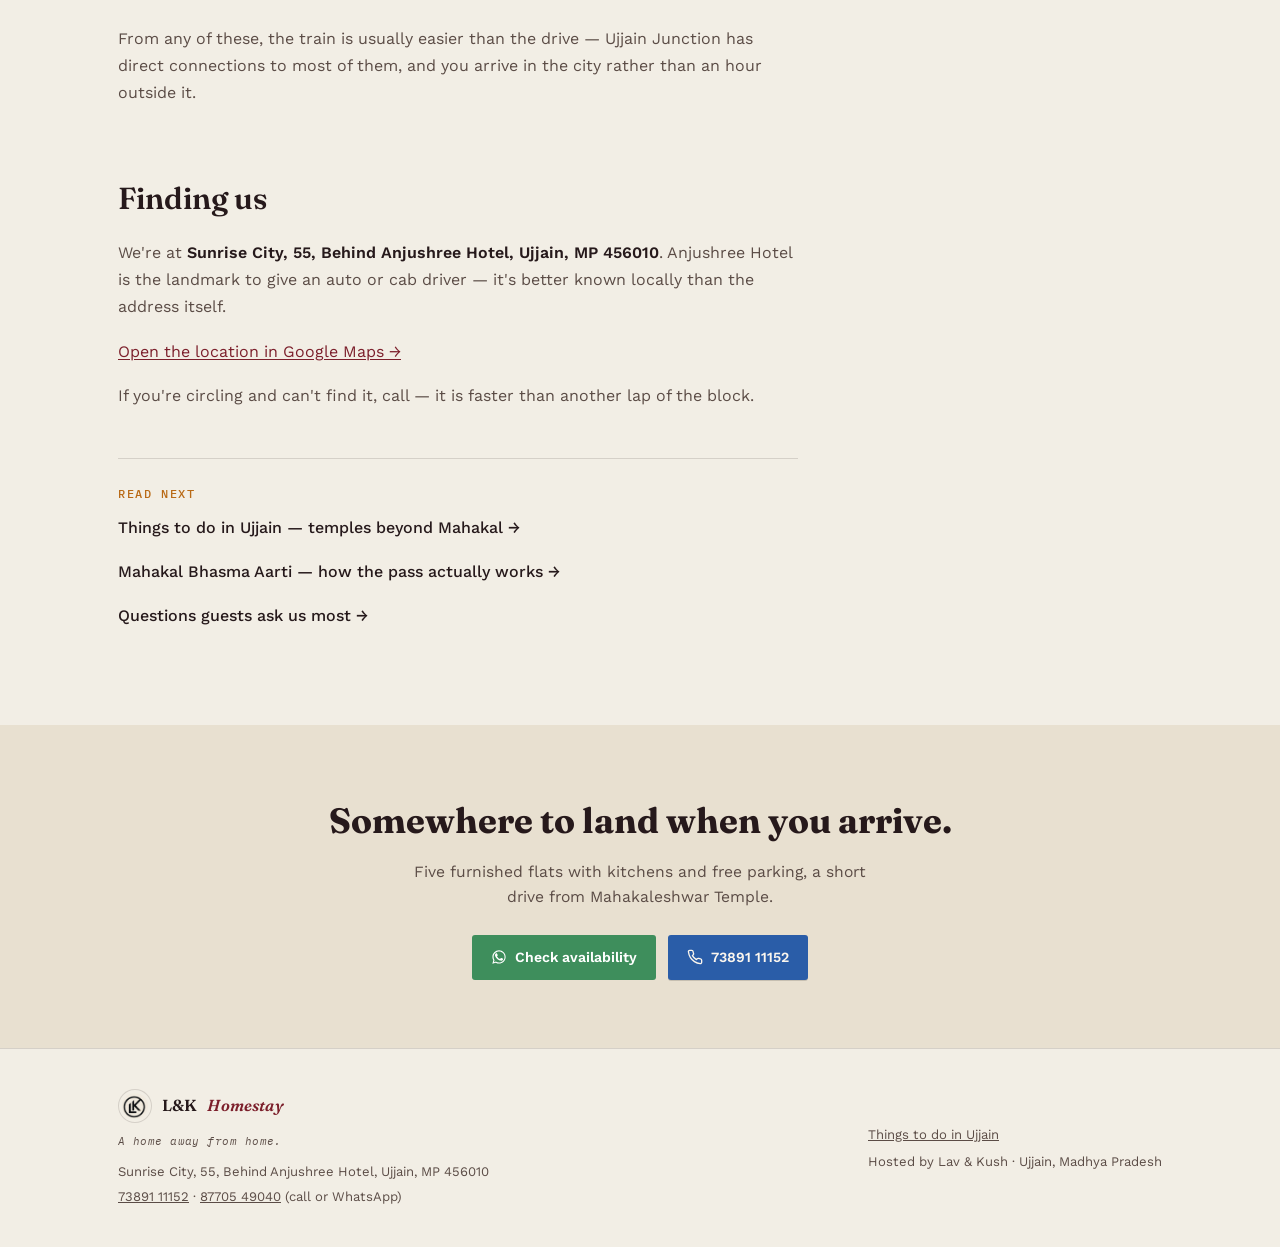
<file: how-to-reach-ujjain.html>
<!doctype html>
<html lang="en-IN">
<head>
<meta charset="UTF-8">
<meta name="viewport" content="width=device-width, initial-scale=1">

<!-- Google tag (gtag.js) — one loader, both products configured -->
<script async src="https://www.googletagmanager.com/gtag/js?id=G-34TM0DP939"></script>
<script>
  window.dataLayer = window.dataLayer || [];
  function gtag(){dataLayer.push(arguments);}
  gtag('js', new Date());

  gtag('config', 'G-34TM0DP939');   // Google Analytics 4
  gtag('config', 'AW-18284589937'); // Google Ads
</script>

<title>How to Reach Ujjain — Airport, Trains &amp; Road</title>
<meta name="description" content="Indore airport is about 55 km from Ujjain, and Ujjain Junction serves the trains. Routes, times and road distances from Bhopal, Delhi and Mumbai.">
<link rel="canonical" href="https://lkhomestay.co.in/how-to-reach-ujjain.html">
<meta name="robots" content="index, follow, max-image-preview:large">
<meta property="og:site_name" content="L&amp;K Homestay">
<meta property="og:title" content="How to Reach Ujjain — Airport, Trains &amp; Road">
<meta property="og:description" content="Indore airport, Ujjain Junction, buses and road routes — a practical arrival guide.">
<meta property="og:image" content="https://lkhomestay.co.in/images/mahakal-day.jpg">
<meta property="og:url" content="https://lkhomestay.co.in/how-to-reach-ujjain.html">
<meta property="og:type" content="article">
<meta name="twitter:card" content="summary_large_image">
<link rel="icon" type="image/png" href="images/favicon.png">
<script type="application/ld+json">
{
  "@context": "https://schema.org",
  "@type": "BreadcrumbList",
  "itemListElement": [
    {
      "@type": "ListItem",
      "position": 1,
      "name": "L&K Homestay",
      "item": "https://lkhomestay.co.in/"
    },
    {
      "@type": "ListItem",
      "position": 2,
      "name": "How to reach Ujjain",
      "item": "https://lkhomestay.co.in/how-to-reach-ujjain.html"
    }
  ]
}
</script>
<script type="application/ld+json">
{
  "@context": "https://schema.org",
  "@type": "Article",
  "headline": "How to Reach Ujjain — Airport, Trains & Road",
  "description": "Nearest airport, railway station, and road routes to Ujjain, and how to find the flats.",
  "image": "https://lkhomestay.co.in/images/mahakal-day.jpg",
  "datePublished": "2026-09-29",
  "dateModified": "2026-09-29",
  "mainEntityOfPage": {
    "@type": "WebPage",
    "@id": "https://lkhomestay.co.in/how-to-reach-ujjain.html"
  },
  "author": {
    "@type": "Organization",
    "name": "L&K Homestay",
    "url": "https://lkhomestay.co.in/"
  },
  "publisher": {
    "@type": "Organization",
    "name": "L&K Homestay",
    "logo": {
      "@type": "ImageObject",
      "url": "https://lkhomestay.co.in/images/logo-mark.png"
    }
  }
}
</script>
<link rel="preconnect" href="https://fonts.googleapis.com">
<link rel="preconnect" href="https://fonts.gstatic.com" crossorigin>
<link rel="stylesheet" href="https://fonts.googleapis.com/css2?family=Fraunces:ital,opsz,wght@0,9..144,400;0,9..144,600;0,9..144,700;1,9..144,500&family=Work+Sans:wght@400;500;600;700&family=IBM+Plex+Mono:wght@400;500&display=swap">
<link rel="stylesheet" href="styles.css">
</head>
<body>

<div class="topbar">
  <div class="wrap">
    <a class="brand" href="index.html" style="text-decoration:none;"><img src="images/logo-mark.png" alt="" width="34" height="34">L&amp;K <em>Homestay</em></a>
    <nav class="topnav">
        <a href="index.html#stay">The stay</a>
        <a href="bhasma-aarti.html">Bhasma Aarti</a>
        <a href="how-to-reach-ujjain.html" class="is-active">Getting here</a>
        <a href="things-to-do-in-ujjain.html">Things to do</a>
        <a href="faq.html">FAQ</a>
      </nav>
    <nav class="topbar-cta">
      <a class="btn btn-wa" href="https://wa.me/917389111152?text=Hi%20Lav%20%26%20Kush%2C%20I%27d%20like%20to%20check%20availability%20at%20L%26K%20Homestay" target="_blank" rel="noopener">
        <svg viewBox="0 0 24 24" fill="currentColor" aria-hidden="true"><path d="M17.472 14.382c-.297-.149-1.758-.867-2.03-.967-.273-.099-.471-.148-.67.15-.197.297-.767.966-.94 1.164-.173.199-.347.223-.644.075-.297-.15-1.255-.463-2.39-1.475-.883-.788-1.48-1.761-1.653-2.059-.173-.297-.018-.458.13-.606.134-.133.298-.347.446-.52.149-.174.198-.298.298-.497.099-.198.05-.371-.025-.52-.075-.149-.669-1.612-.916-2.207-.242-.579-.487-.5-.669-.51-.173-.008-.371-.01-.57-.01-.198 0-.52.074-.792.372-.272.297-1.04 1.016-1.04 2.479 0 1.462 1.065 2.875 1.213 3.074.149.198 2.096 3.2 5.077 4.487.709.306 1.262.489 1.694.625.712.227 1.36.195 1.871.118.571-.085 1.758-.719 2.006-1.413.248-.694.248-1.289.173-1.413-.074-.124-.272-.198-.57-.347z"/><path d="M12.04 2C6.58 2 2.13 6.45 2.13 11.91c0 1.81.48 3.55 1.38 5.08L2 22l5.16-1.48a9.9 9.9 0 0 0 4.88 1.28h.004c5.46 0 9.91-4.45 9.91-9.91C21.95 6.45 17.5 2 12.04 2zm0 18.13h-.003a8.2 8.2 0 0 1-4.19-1.15l-.3-.18-3.11.89.9-3.04-.2-.32a8.2 8.2 0 0 1-1.26-4.42c0-4.55 3.7-8.25 8.26-8.25 2.2 0 4.28.86 5.84 2.42a8.2 8.2 0 0 1 2.42 5.84c0 4.55-3.71 8.26-8.27 8.26z"/></svg>
        WhatsApp
      </a>
      <a class="btn btn-call" href="tel:+917389111152">
        <svg viewBox="0 0 24 24" fill="none" stroke="currentColor" stroke-width="2" stroke-linecap="round" stroke-linejoin="round" aria-hidden="true"><path d="M22 16.92v3a2 2 0 0 1-2.18 2 19.79 19.79 0 0 1-8.63-3.07 19.5 19.5 0 0 1-6-6 19.79 19.79 0 0 1-3.07-8.67A2 2 0 0 1 4.11 2h3a2 2 0 0 1 2 1.72c.127.96.361 1.903.7 2.81a2 2 0 0 1-.45 2.11L8.09 9.91a16 16 0 0 0 6 6l1.27-1.27a2 2 0 0 1 2.11-.45c.907.339 1.85.573 2.81.7A2 2 0 0 1 22 16.92z"/></svg>
        Call
      </a>
    </nav>
  </div>
</div>

<header class="page-head has-photo">
  <div class="backdrop"><img src="images/mahakal-day.jpg" alt="Mahakaleshwar Temple, Ujjain" width="720" height="1060"></div>
  <div class="wrap">
    <div class="crumb"><a href="index.html">L&amp;K Homestay</a> &rsaquo; How to reach Ujjain</div>
    <span class="eyebrow on-dusk">Ujjain guides</span>
    <h1>Getting to Ujjain, whichever way you're coming.</h1>
    <p>Ujjain has its own railway station but no airport of its own, which trips up first-time visitors. Here's the honest version of each route, and roughly what it costs you in time.</p>
  </div>
</header>

<section class="article">
  <div class="wrap">
    <div class="prose">

      <div class="keyfacts">
        <div><span class="k">Nearest airport</span><span class="v">Indore (IDR) &middot; approx. 55 km</span></div>
        <div><span class="k">Railway station</span><span class="v">Ujjain Junction (UJN)</span></div>
        <div><span class="k">Station to city centre</span><span class="v">About 2 km</span></div>
        <div><span class="k">Indore to Ujjain by road</span><span class="v">Roughly 1 hour</span></div>
      </div>

      <h2>By air</h2>

      <p>The nearest airport is <strong>Devi Ahilyabai Holkar Airport in Indore (IDR)</strong>, about 55 km away, with direct flights from Delhi, Mumbai, Pune, Hyderabad, Jaipur and Bhopal. There is no airport at Ujjain itself.</p>

      <p>From the airport, the drive to Ujjain takes around an hour by taxi. You can also head to Indore Junction and take a train onward &mdash; there are trains running between Indore and Ujjain through the day, and it is a short hop. For most families arriving with luggage, a pre-booked cab straight from the airport is the least painful option.</p>

      <h2>By train</h2>

      <p><strong>Ujjain Junction (UJN)</strong> is a major stop on the Western Railway network, with direct trains from Delhi, Mumbai, Ahmedabad, Bhopal, Jaipur and much of central India. For most pilgrims this is the simplest way in &mdash; you arrive in the city itself rather than an hour outside it.</p>

      <p>The station sits about 2 km from the city centre, so you are a short auto or cab ride from most places you'd want to be, including us.</p>

      <h3>Arriving very early or very late</h3>
      <p>Plenty of trains reach Ujjain at awkward hours, and this catches people out &mdash; particularly those planning to go straight to a 4 AM <a href="bhasma-aarti.html">Bhasma Aarti</a>. If your train lands at 3 AM, tell your host in advance rather than assuming someone will be awake. We've had guests arrive on early trains and it is entirely manageable when we know it's coming; one guest thanked us for answering at dawn when they were stuck without a room.</p>

      <h2>By road and bus</h2>

      <p>Ujjain is well connected by road to Indore, Bhopal and the rest of Madhya Pradesh. Buses run frequently from Indore &mdash; a longer ride than the car at roughly two hours, but cheap and regular. Driving yourself from Indore is about an hour on a good road.</p>

      <p>If you're driving, parking is worth checking before you book anywhere. We have free parking on the premises, which is not a given in the streets nearer the temple.</p>

      <h2>Getting around once you're here</h2>

      <p><strong>Rapido, Uber and Ola</strong> all operate in Ujjain, and Rapido is usually the quickest to find for short hops. Autos are plentiful, and there are local auto and cab stands close to us for the hours when apps get thin. The temple is a short drive from our flats &mdash; guests put it at about 10&ndash;15 minutes.</p>
      <h2>Distances to Ujjain</h2>

      <p>Road distances vary a little by route, so treat these as approximate &mdash; enough to plan a day around, not to the kilometre.</p>

      <h3>Close by</h3>
      <div class="keyfacts">
        <div><span class="k">Dewas</span><span class="v">about 37 km</span></div>
        <div><span class="k">Indore</span><span class="v">about 55 km &middot; nearest airport</span></div>
        <div><span class="k">Omkareshwar</span><span class="v">about 140 km</span></div>
        <div><span class="k">Bhopal</span><span class="v">about 183 km</span></div>
      </div>

      <div class="callout">
        <p><strong>If you have a spare day, consider Omkareshwar.</strong> It is the other Jyotirlinga in Madhya Pradesh, around 140 km away, and a great many pilgrims pair the two in a single trip. It works as a long day out from Ujjain rather than a quick detour &mdash; which is the usual reason guests book a second night with us.</p>
      </div>

      <h3>Further afield</h3>
      <div class="keyfacts">
        <div><span class="k">Ahmedabad</span><span class="v">about 400 km</span></div>
        <div><span class="k">Gwalior</span><span class="v">about 450 km</span></div>
        <div><span class="k">Mumbai</span><span class="v">about 655 km</span></div>
        <div><span class="k">Delhi</span><span class="v">about 775 km</span></div>
      </div>

      <p>From any of these, the train is usually easier than the drive &mdash; Ujjain Junction has direct connections to most of them, and you arrive in the city rather than an hour outside it.</p>

      <h2>Finding us</h2>

      <p>We're at <strong>Sunrise City, 55, Behind Anjushree Hotel, Ujjain, MP 456010</strong>. Anjushree Hotel is the landmark to give an auto or cab driver &mdash; it's better known locally than the address itself.</p>

      <p><a href="https://www.google.com/maps/search/?api=1&amp;query=L%26K+Homestay+Sunrise+City+55+Behind+Anjushree+Hotel+Ujjain+Madhya+Pradesh+456010" target="_blank" rel="noopener">Open the location in Google Maps &rarr;</a></p>

      <p>If you're circling and can't find it, call &mdash; it is faster than another lap of the block.</p>

      <div class="more-reading">
        <span class="eyebrow">Read next</span>
        <ul>
          <li><a href="things-to-do-in-ujjain.html">Things to do in Ujjain &mdash; temples beyond Mahakal &rarr;</a></li>
          <li><a href="bhasma-aarti.html">Mahakal Bhasma Aarti &mdash; how the pass actually works &rarr;</a></li>
          <li><a href="faq.html">Questions guests ask us most &rarr;</a></li>
        </ul>
      </div>

    </div>
  </div>
</section>

<section class="page-cta">
  <div class="wrap">
    <h2>Somewhere to land when you arrive.</h2>
    <p>Five furnished flats with kitchens and free parking, a short drive from Mahakaleshwar Temple.</p>
    <div class="cta-row">
      <a class="btn btn-wa" href="https://wa.me/917389111152?text=Hi%20Lav%20%26%20Kush%2C%20I%27d%20like%20to%20check%20availability%20at%20L%26K%20Homestay" target="_blank" rel="noopener">
        <svg viewBox="0 0 24 24" fill="currentColor" aria-hidden="true"><path d="M17.472 14.382c-.297-.149-1.758-.867-2.03-.967-.273-.099-.471-.148-.67.15-.197.297-.767.966-.94 1.164-.173.199-.347.223-.644.075-.297-.15-1.255-.463-2.39-1.475-.883-.788-1.48-1.761-1.653-2.059-.173-.297-.018-.458.13-.606.134-.133.298-.347.446-.52.149-.174.198-.298.298-.497.099-.198.05-.371-.025-.52-.075-.149-.669-1.612-.916-2.207-.242-.579-.487-.5-.669-.51-.173-.008-.371-.01-.57-.01-.198 0-.52.074-.792.372-.272.297-1.04 1.016-1.04 2.479 0 1.462 1.065 2.875 1.213 3.074.149.198 2.096 3.2 5.077 4.487.709.306 1.262.489 1.694.625.712.227 1.36.195 1.871.118.571-.085 1.758-.719 2.006-1.413.248-.694.248-1.289.173-1.413-.074-.124-.272-.198-.57-.347z"/><path d="M12.04 2C6.58 2 2.13 6.45 2.13 11.91c0 1.81.48 3.55 1.38 5.08L2 22l5.16-1.48a9.9 9.9 0 0 0 4.88 1.28h.004c5.46 0 9.91-4.45 9.91-9.91C21.95 6.45 17.5 2 12.04 2zm0 18.13h-.003a8.2 8.2 0 0 1-4.19-1.15l-.3-.18-3.11.89.9-3.04-.2-.32a8.2 8.2 0 0 1-1.26-4.42c0-4.55 3.7-8.25 8.26-8.25 2.2 0 4.28.86 5.84 2.42a8.2 8.2 0 0 1 2.42 5.84c0 4.55-3.71 8.26-8.27 8.26z"/></svg>
        Check availability
      </a>
      <a class="btn btn-call" href="tel:+917389111152">
        <svg viewBox="0 0 24 24" fill="none" stroke="currentColor" stroke-width="2" stroke-linecap="round" stroke-linejoin="round" aria-hidden="true"><path d="M22 16.92v3a2 2 0 0 1-2.18 2 19.79 19.79 0 0 1-8.63-3.07 19.5 19.5 0 0 1-6-6 19.79 19.79 0 0 1-3.07-8.67A2 2 0 0 1 4.11 2h3a2 2 0 0 1 2 1.72c.127.96.361 1.903.7 2.81a2 2 0 0 1-.45 2.11L8.09 9.91a16 16 0 0 0 6 6l1.27-1.27a2 2 0 0 1 2.11-.45c.907.339 1.85.573 2.81.7A2 2 0 0 1 22 16.92z"/></svg>
        73891 11152
      </a>
    </div>
  </div>
</section>

<footer>
  <div class="wrap">
    <div>
      <a class="brand" href="index.html" style="text-decoration:none;"><img src="images/logo-mark.png" alt="" width="34" height="34">L&amp;K <em>Homestay</em></a>
      <div class="brand-tag">A home away from home.</div>
      <p style="margin-top:10px;">Sunrise City, 55, Behind Anjushree Hotel, Ujjain, MP 456010</p>
      <p style="margin-top:4px;"><a href="tel:+917389111152">73891 11152</a> &middot; <a href="tel:+918770549040">87705 49040</a> (call or WhatsApp)</p>
    </div>
    <div>
      <p><a href="things-to-do-in-ujjain.html">Things to do in Ujjain</a></p>
      <p style="margin-top:6px;">Hosted by Lav &amp; Kush &middot; Ujjain, Madhya Pradesh</p>
    </div>
  </div>
</footer>


<script>
  /* Conversion tracking: fires a GA4 event whenever a visitor taps Call or
     WhatsApp anywhere on the site. One delegated listener covers every button,
     including any added later. Mark these as key events in GA4, then import
     them into Google Ads as conversion actions. */
  document.addEventListener('click', function (e) {
    var a = e.target.closest && e.target.closest('a[href^="tel:"], a[href*="wa.me/"]');
    if (!a || typeof gtag !== 'function') return;
    var isCall = a.getAttribute('href').indexOf('tel:') === 0;
    gtag('event', isCall ? 'contact_call' : 'contact_whatsapp', {
      link_url: a.getAttribute('href'),
      page_path: location.pathname
    });
  }, true);
</script>
</body>
</html>
</file>
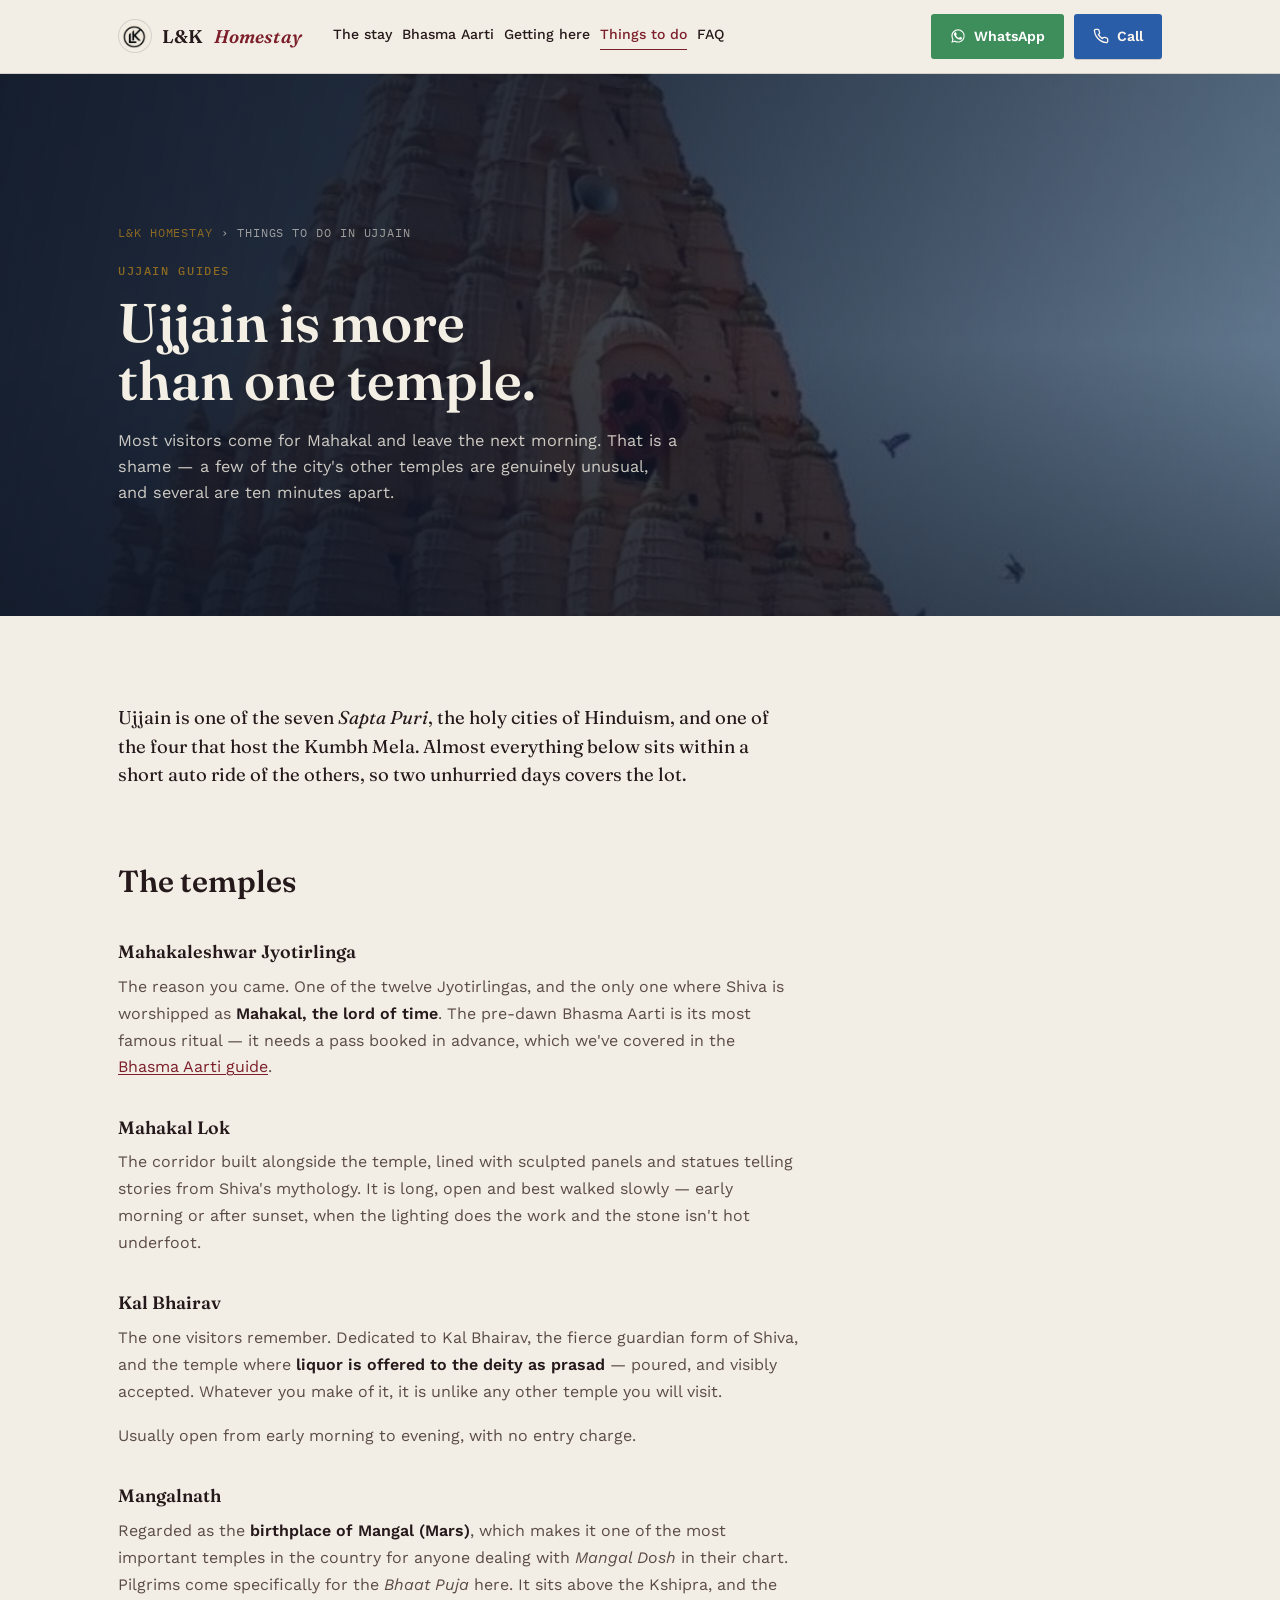
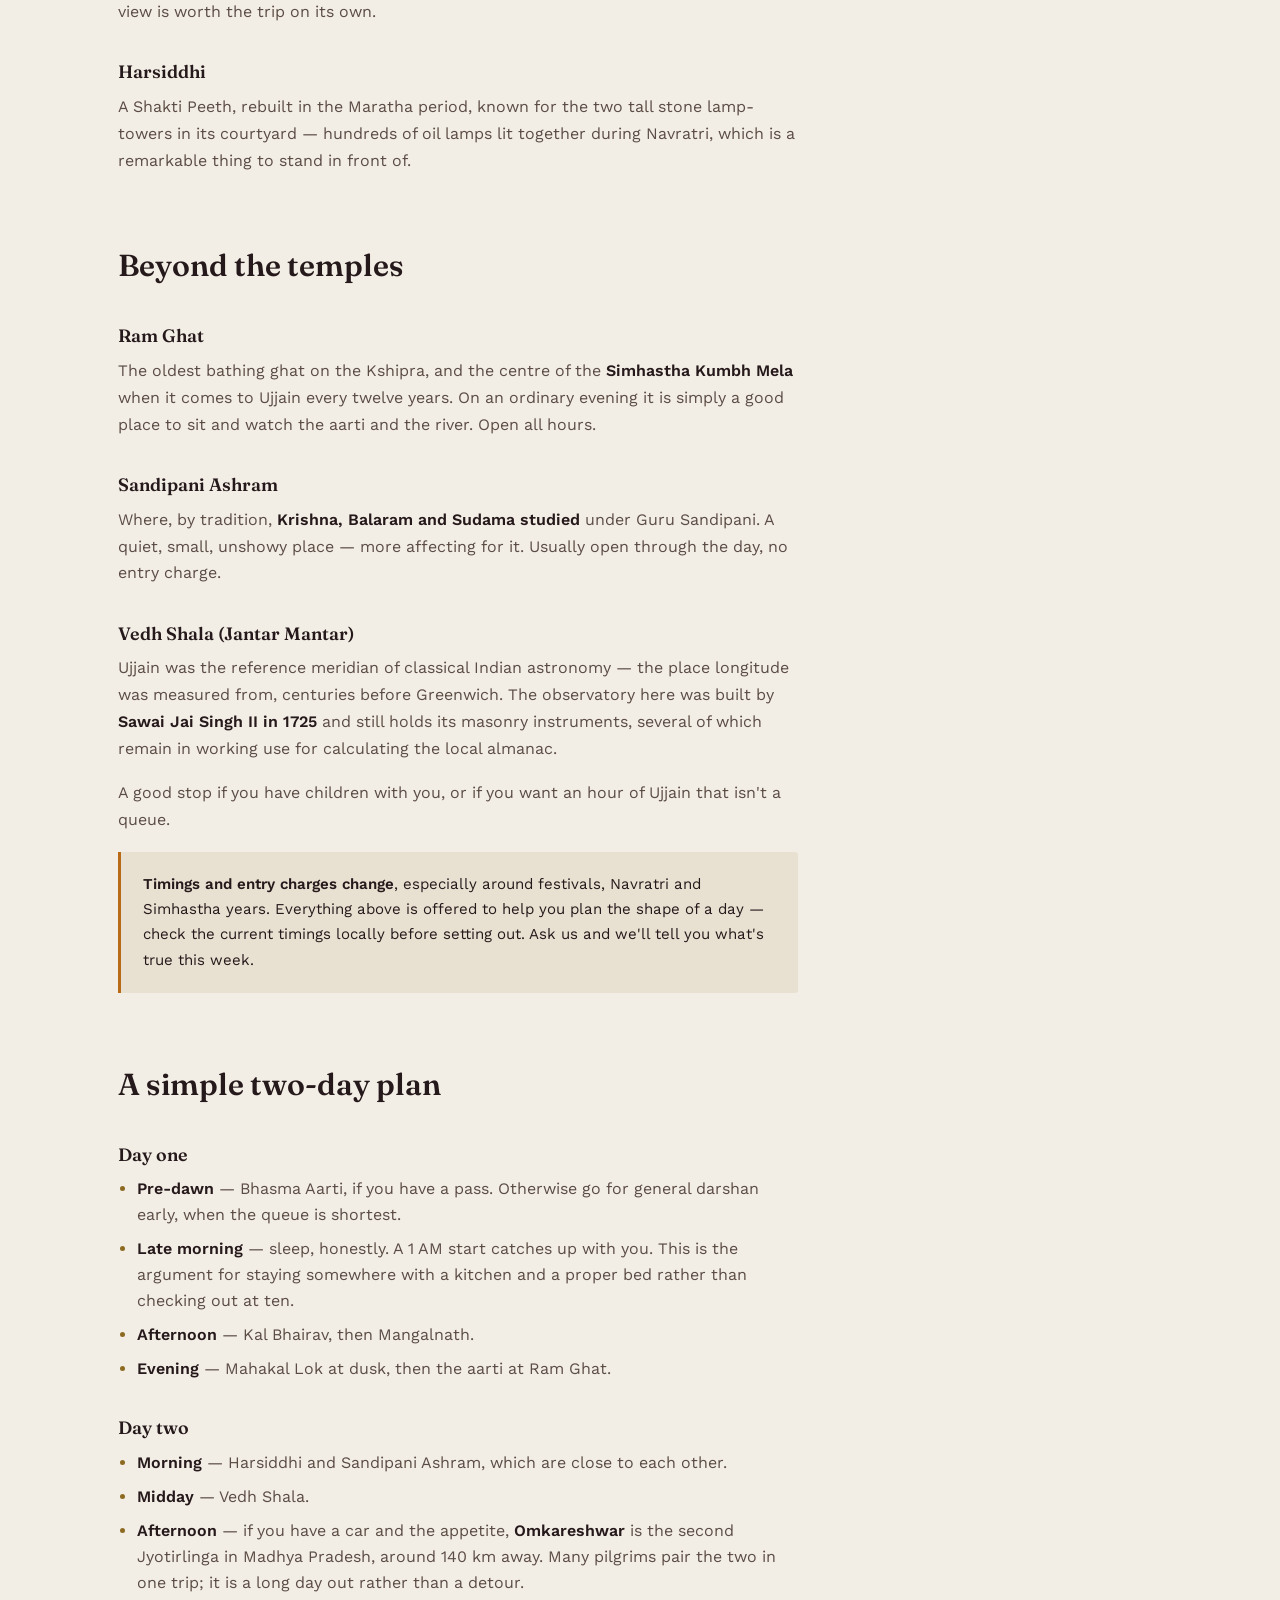
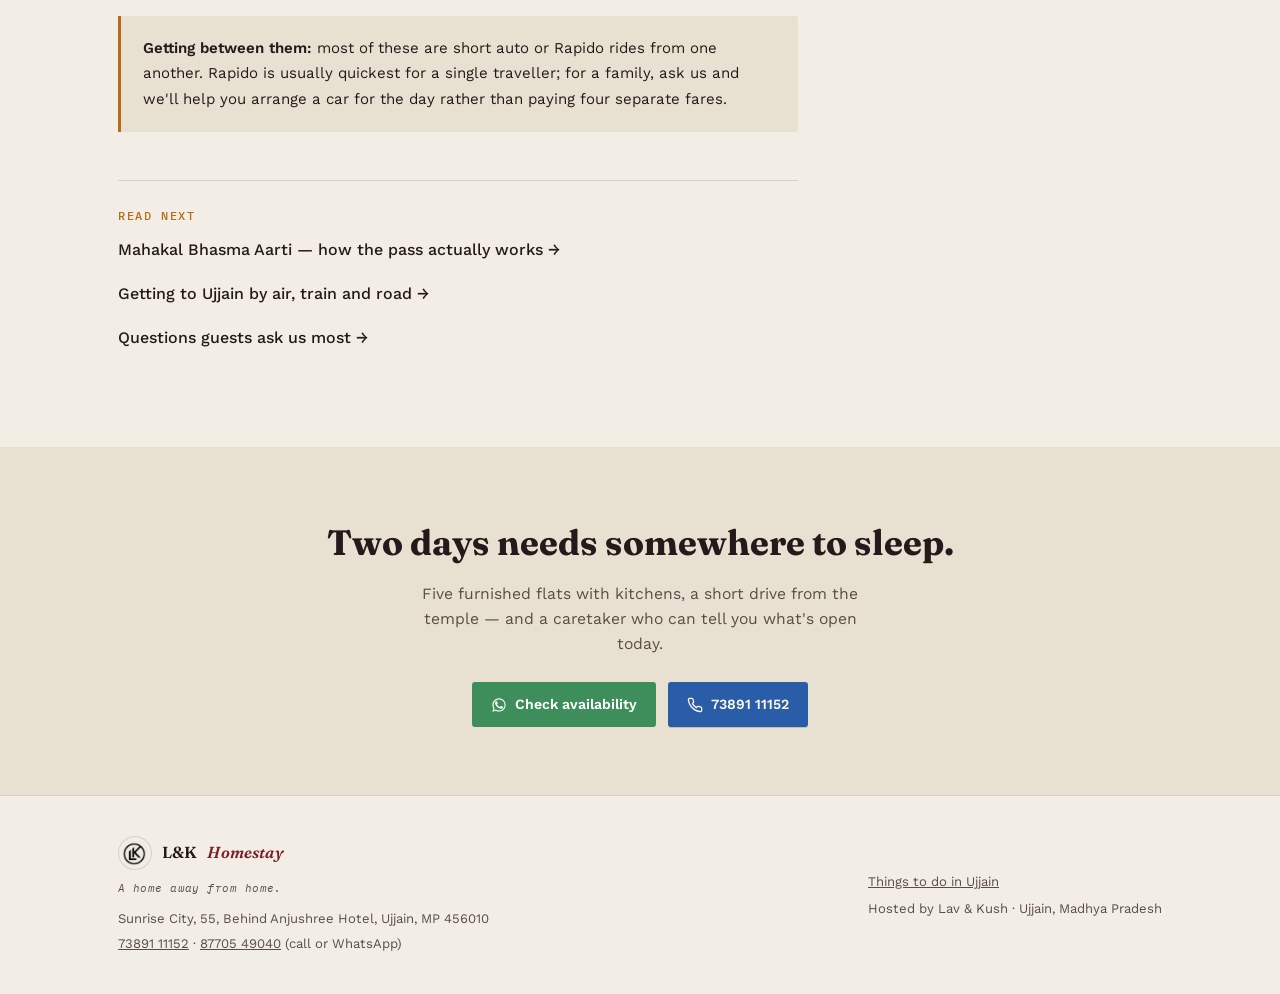
<file: things-to-do-in-ujjain.html>
<!doctype html>
<html lang="en-IN">
<head>
<meta charset="UTF-8">
<meta name="viewport" content="width=device-width, initial-scale=1">

<!-- Google tag (gtag.js) — one loader, both products configured -->
<script async src="https://www.googletagmanager.com/gtag/js?id=G-34TM0DP939"></script>
<script>
  window.dataLayer = window.dataLayer || [];
  function gtag(){dataLayer.push(arguments);}
  gtag('js', new Date());

  gtag('config', 'G-34TM0DP939');   // Google Analytics 4
  gtag('config', 'AW-18284589937'); // Google Ads
</script>

<title>Things to Do in Ujjain — Temples, Ghats &amp; 2-Day Plan</title>
<meta name="description" content="Beyond Mahakaleshwar: Kal Bhairav, Mangalnath, Harsiddhi, Ram Ghat, Sandipani Ashram and the old observatory — what to see in Ujjain and a simple two-day plan.">
<link rel="canonical" href="https://lkhomestay.co.in/things-to-do-in-ujjain.html">
<meta name="robots" content="index, follow, max-image-preview:large">
<meta property="og:site_name" content="L&amp;K Homestay">
<meta property="og:title" content="Things to Do in Ujjain — Temples, Ghats &amp; 2-Day Plan">
<meta property="og:description" content="Kal Bhairav, Mangalnath, Ram Ghat, Sandipani Ashram and more — plus a simple two-day plan for Ujjain.">
<meta property="og:image" content="https://lkhomestay.co.in/images/mahakal-day.jpg">
<meta property="og:url" content="https://lkhomestay.co.in/things-to-do-in-ujjain.html">
<meta property="og:type" content="article">
<meta name="twitter:card" content="summary_large_image">
<meta name="twitter:image" content="https://lkhomestay.co.in/images/mahakal-day.jpg">
<link rel="icon" type="image/png" href="images/favicon.png">
<script type="application/ld+json">
{
  "@context": "https://schema.org",
  "@type": "BreadcrumbList",
  "itemListElement": [
    { "@type": "ListItem", "position": 1, "name": "L&K Homestay", "item": "https://lkhomestay.co.in/" },
    { "@type": "ListItem", "position": 2, "name": "Things to do in Ujjain", "item": "https://lkhomestay.co.in/things-to-do-in-ujjain.html" }
  ]
}
</script>
<script type="application/ld+json">
{
  "@context": "https://schema.org",
  "@type": "Article",
  "headline": "Things to Do in Ujjain — Temples, Ghats & a 2-Day Plan",
  "description": "What to see in Ujjain beyond Mahakaleshwar, and how to fit it into two days.",
  "image": "https://lkhomestay.co.in/images/mahakal-day.jpg",
  "datePublished": "2026-09-29",
  "dateModified": "2026-09-29",
  "mainEntityOfPage": { "@type": "WebPage", "@id": "https://lkhomestay.co.in/things-to-do-in-ujjain.html" },
  "author": { "@type": "Organization", "name": "L&K Homestay", "url": "https://lkhomestay.co.in/" },
  "publisher": {
    "@type": "Organization", "name": "L&K Homestay",
    "logo": { "@type": "ImageObject", "url": "https://lkhomestay.co.in/images/logo-mark.png" }
  }
}
</script>
<link rel="preconnect" href="https://fonts.googleapis.com">
<link rel="preconnect" href="https://fonts.gstatic.com" crossorigin>
<link rel="stylesheet" href="https://fonts.googleapis.com/css2?family=Fraunces:ital,opsz,wght@0,9..144,400;0,9..144,600;0,9..144,700;1,9..144,500&family=Work+Sans:wght@400;500;600;700&family=IBM+Plex+Mono:wght@400;500&display=swap">
<link rel="stylesheet" href="styles.css">
</head>
<body>

<div class="topbar">
  <div class="wrap">
    <a class="brand" href="index.html" style="text-decoration:none;"><img src="images/logo-mark.png" alt="" width="34" height="34">L&amp;K <em>Homestay</em></a>
    <nav class="topnav">
        <a href="index.html#stay">The stay</a>
        <a href="bhasma-aarti.html">Bhasma Aarti</a>
        <a href="how-to-reach-ujjain.html">Getting here</a>
        <a href="things-to-do-in-ujjain.html" class="is-active">Things to do</a>
        <a href="faq.html">FAQ</a>
      </nav>
    <nav class="topbar-cta">
      <a class="btn btn-wa" href="https://wa.me/917389111152?text=Hi%20Lav%20%26%20Kush%2C%20I%27d%20like%20to%20check%20availability%20at%20L%26K%20Homestay" target="_blank" rel="noopener">
        <svg viewBox="0 0 24 24" fill="currentColor" aria-hidden="true"><path d="M17.472 14.382c-.297-.149-1.758-.867-2.03-.967-.273-.099-.471-.148-.67.15-.197.297-.767.966-.94 1.164-.173.199-.347.223-.644.075-.297-.15-1.255-.463-2.39-1.475-.883-.788-1.48-1.761-1.653-2.059-.173-.297-.018-.458.13-.606.134-.133.298-.347.446-.52.149-.174.198-.298.298-.497.099-.198.05-.371-.025-.52-.075-.149-.669-1.612-.916-2.207-.242-.579-.487-.5-.669-.51-.173-.008-.371-.01-.57-.01-.198 0-.52.074-.792.372-.272.297-1.04 1.016-1.04 2.479 0 1.462 1.065 2.875 1.213 3.074.149.198 2.096 3.2 5.077 4.487.709.306 1.262.489 1.694.625.712.227 1.36.195 1.871.118.571-.085 1.758-.719 2.006-1.413.248-.694.248-1.289.173-1.413-.074-.124-.272-.198-.57-.347z"/><path d="M12.04 2C6.58 2 2.13 6.45 2.13 11.91c0 1.81.48 3.55 1.38 5.08L2 22l5.16-1.48a9.9 9.9 0 0 0 4.88 1.28h.004c5.46 0 9.91-4.45 9.91-9.91C21.95 6.45 17.5 2 12.04 2zm0 18.13h-.003a8.2 8.2 0 0 1-4.19-1.15l-.3-.18-3.11.89.9-3.04-.2-.32a8.2 8.2 0 0 1-1.26-4.42c0-4.55 3.7-8.25 8.26-8.25 2.2 0 4.28.86 5.84 2.42a8.2 8.2 0 0 1 2.42 5.84c0 4.55-3.71 8.26-8.27 8.26z"/></svg>
        WhatsApp
      </a>
      <a class="btn btn-call" href="tel:+917389111152">
        <svg viewBox="0 0 24 24" fill="none" stroke="currentColor" stroke-width="2" stroke-linecap="round" stroke-linejoin="round" aria-hidden="true"><path d="M22 16.92v3a2 2 0 0 1-2.18 2 19.79 19.79 0 0 1-8.63-3.07 19.5 19.5 0 0 1-6-6 19.79 19.79 0 0 1-3.07-8.67A2 2 0 0 1 4.11 2h3a2 2 0 0 1 2 1.72c.127.96.361 1.903.7 2.81a2 2 0 0 1-.45 2.11L8.09 9.91a16 16 0 0 0 6 6l1.27-1.27a2 2 0 0 1 2.11-.45c.907.339 1.85.573 2.81.7A2 2 0 0 1 22 16.92z"/></svg>
        Call
      </a>
    </nav>
  </div>
</div>

<header class="page-head has-photo">
  <div class="backdrop"><img src="images/mahakal-day.jpg" alt="Mahakaleshwar Temple, Ujjain" width="720" height="1060"></div>
  <div class="wrap">
    <div class="crumb"><a href="index.html">L&amp;K Homestay</a> &rsaquo; Things to do in Ujjain</div>
    <span class="eyebrow on-dusk">Ujjain guides</span>
    <h1>Ujjain is more than one temple.</h1>
    <p>Most visitors come for Mahakal and leave the next morning. That is a shame &mdash; a few of the city's other temples are genuinely unusual, and several are ten minutes apart.</p>
  </div>
</header>

<section class="article">
  <div class="wrap">
    <div class="prose">

      <p class="intro">Ujjain is one of the seven <em>Sapta Puri</em>, the holy cities of Hinduism, and one of the four that host the Kumbh Mela. Almost everything below sits within a short auto ride of the others, so two unhurried days covers the lot.</p>

      <h2>The temples</h2>

      <h3>Mahakaleshwar Jyotirlinga</h3>
      <p>The reason you came. One of the twelve Jyotirlingas, and the only one where Shiva is worshipped as <strong>Mahakal, the lord of time</strong>. The pre-dawn Bhasma Aarti is its most famous ritual &mdash; it needs a pass booked in advance, which we've covered in the <a href="bhasma-aarti.html">Bhasma Aarti guide</a>.</p>

      <h3>Mahakal Lok</h3>
      <p>The corridor built alongside the temple, lined with sculpted panels and statues telling stories from Shiva's mythology. It is long, open and best walked slowly &mdash; early morning or after sunset, when the lighting does the work and the stone isn't hot underfoot.</p>

      <h3>Kal Bhairav</h3>
      <p>The one visitors remember. Dedicated to Kal Bhairav, the fierce guardian form of Shiva, and the temple where <strong>liquor is offered to the deity as prasad</strong> &mdash; poured, and visibly accepted. Whatever you make of it, it is unlike any other temple you will visit.</p>
      <p>Usually open from early morning to evening, with no entry charge.</p>

      <h3>Mangalnath</h3>
      <p>Regarded as the <strong>birthplace of Mangal (Mars)</strong>, which makes it one of the most important temples in the country for anyone dealing with <em>Mangal Dosh</em> in their chart. Pilgrims come specifically for the <em>Bhaat Puja</em> here. It sits above the Kshipra, and the view is worth the trip on its own.</p>

      <h3>Harsiddhi</h3>
      <p>A Shakti Peeth, rebuilt in the Maratha period, known for the two tall stone lamp-towers in its courtyard &mdash; hundreds of oil lamps lit together during Navratri, which is a remarkable thing to stand in front of.</p>

      <h2>Beyond the temples</h2>

      <h3>Ram Ghat</h3>
      <p>The oldest bathing ghat on the Kshipra, and the centre of the <strong>Simhastha Kumbh Mela</strong> when it comes to Ujjain every twelve years. On an ordinary evening it is simply a good place to sit and watch the aarti and the river. Open all hours.</p>

      <h3>Sandipani Ashram</h3>
      <p>Where, by tradition, <strong>Krishna, Balaram and Sudama studied</strong> under Guru Sandipani. A quiet, small, unshowy place &mdash; more affecting for it. Usually open through the day, no entry charge.</p>

      <h3>Vedh Shala (Jantar Mantar)</h3>
      <p>Ujjain was the reference meridian of classical Indian astronomy &mdash; the place longitude was measured from, centuries before Greenwich. The observatory here was built by <strong>Sawai Jai Singh II in 1725</strong> and still holds its masonry instruments, several of which remain in working use for calculating the local almanac.</p>
      <p>A good stop if you have children with you, or if you want an hour of Ujjain that isn't a queue.</p>

      <div class="callout">
        <p><strong>Timings and entry charges change</strong>, especially around festivals, Navratri and Simhastha years. Everything above is offered to help you plan the shape of a day &mdash; check the current timings locally before setting out. Ask us and we'll tell you what's true this week.</p>
      </div>

      <h2>A simple two-day plan</h2>

      <h3>Day one</h3>
      <ul>
        <li><strong>Pre-dawn</strong> &mdash; Bhasma Aarti, if you have a pass. Otherwise go for general darshan early, when the queue is shortest.</li>
        <li><strong>Late morning</strong> &mdash; sleep, honestly. A 1 AM start catches up with you. This is the argument for staying somewhere with a kitchen and a proper bed rather than checking out at ten.</li>
        <li><strong>Afternoon</strong> &mdash; Kal Bhairav, then Mangalnath.</li>
        <li><strong>Evening</strong> &mdash; Mahakal Lok at dusk, then the aarti at Ram Ghat.</li>
      </ul>

      <h3>Day two</h3>
      <ul>
        <li><strong>Morning</strong> &mdash; Harsiddhi and Sandipani Ashram, which are close to each other.</li>
        <li><strong>Midday</strong> &mdash; Vedh Shala.</li>
        <li><strong>Afternoon</strong> &mdash; if you have a car and the appetite, <strong>Omkareshwar</strong> is the second Jyotirlinga in Madhya Pradesh, around 140 km away. Many pilgrims pair the two in one trip; it is a long day out rather than a detour.</li>
      </ul>

      <div class="callout">
        <p><strong>Getting between them:</strong> most of these are short auto or Rapido rides from one another. Rapido is usually quickest for a single traveller; for a family, ask us and we'll help you arrange a car for the day rather than paying four separate fares.</p>
      </div>

      <div class="more-reading">
        <span class="eyebrow">Read next</span>
        <ul>
          <li><a href="bhasma-aarti.html">Mahakal Bhasma Aarti &mdash; how the pass actually works &rarr;</a></li>
          <li><a href="how-to-reach-ujjain.html">Getting to Ujjain by air, train and road &rarr;</a></li>
          <li><a href="faq.html">Questions guests ask us most &rarr;</a></li>
        </ul>
      </div>

    </div>
  </div>
</section>

<section class="page-cta">
  <div class="wrap">
    <h2>Two days needs somewhere to sleep.</h2>
    <p>Five furnished flats with kitchens, a short drive from the temple &mdash; and a caretaker who can tell you what's open today.</p>
    <div class="cta-row">
      <a class="btn btn-wa" href="https://wa.me/917389111152?text=Hi%20Lav%20%26%20Kush%2C%20I%27d%20like%20to%20check%20availability%20at%20L%26K%20Homestay" target="_blank" rel="noopener">
        <svg viewBox="0 0 24 24" fill="currentColor" aria-hidden="true"><path d="M17.472 14.382c-.297-.149-1.758-.867-2.03-.967-.273-.099-.471-.148-.67.15-.197.297-.767.966-.94 1.164-.173.199-.347.223-.644.075-.297-.15-1.255-.463-2.39-1.475-.883-.788-1.48-1.761-1.653-2.059-.173-.297-.018-.458.13-.606.134-.133.298-.347.446-.52.149-.174.198-.298.298-.497.099-.198.05-.371-.025-.52-.075-.149-.669-1.612-.916-2.207-.242-.579-.487-.5-.669-.51-.173-.008-.371-.01-.57-.01-.198 0-.52.074-.792.372-.272.297-1.04 1.016-1.04 2.479 0 1.462 1.065 2.875 1.213 3.074.149.198 2.096 3.2 5.077 4.487.709.306 1.262.489 1.694.625.712.227 1.36.195 1.871.118.571-.085 1.758-.719 2.006-1.413.248-.694.248-1.289.173-1.413-.074-.124-.272-.198-.57-.347z"/><path d="M12.04 2C6.58 2 2.13 6.45 2.13 11.91c0 1.81.48 3.55 1.38 5.08L2 22l5.16-1.48a9.9 9.9 0 0 0 4.88 1.28h.004c5.46 0 9.91-4.45 9.91-9.91C21.95 6.45 17.5 2 12.04 2zm0 18.13h-.003a8.2 8.2 0 0 1-4.19-1.15l-.3-.18-3.11.89.9-3.04-.2-.32a8.2 8.2 0 0 1-1.26-4.42c0-4.55 3.7-8.25 8.26-8.25 2.2 0 4.28.86 5.84 2.42a8.2 8.2 0 0 1 2.42 5.84c0 4.55-3.71 8.26-8.27 8.26z"/></svg>
        Check availability
      </a>
      <a class="btn btn-call" href="tel:+917389111152">
        <svg viewBox="0 0 24 24" fill="none" stroke="currentColor" stroke-width="2" stroke-linecap="round" stroke-linejoin="round" aria-hidden="true"><path d="M22 16.92v3a2 2 0 0 1-2.18 2 19.79 19.79 0 0 1-8.63-3.07 19.5 19.5 0 0 1-6-6 19.79 19.79 0 0 1-3.07-8.67A2 2 0 0 1 4.11 2h3a2 2 0 0 1 2 1.72c.127.96.361 1.903.7 2.81a2 2 0 0 1-.45 2.11L8.09 9.91a16 16 0 0 0 6 6l1.27-1.27a2 2 0 0 1 2.11-.45c.907.339 1.85.573 2.81.7A2 2 0 0 1 22 16.92z"/></svg>
        73891 11152
      </a>
    </div>
  </div>
</section>

<footer>
  <div class="wrap">
    <div>
      <a class="brand" href="index.html" style="text-decoration:none;"><img src="images/logo-mark.png" alt="" width="34" height="34">L&amp;K <em>Homestay</em></a>
      <div class="brand-tag">A home away from home.</div>
      <p style="margin-top:10px;">Sunrise City, 55, Behind Anjushree Hotel, Ujjain, MP 456010</p>
      <p style="margin-top:4px;"><a href="tel:+917389111152">73891 11152</a> &middot; <a href="tel:+918770549040">87705 49040</a> (call or WhatsApp)</p>
    </div>
    <div>
      <p><a href="things-to-do-in-ujjain.html">Things to do in Ujjain</a></p>
      <p style="margin-top:6px;">Hosted by Lav &amp; Kush &middot; Ujjain, Madhya Pradesh</p>
    </div>
  </div>
</footer>

<script>
  /* Conversion tracking: fires a GA4 event whenever a visitor taps Call or
     WhatsApp anywhere on the site. One delegated listener covers every button,
     including any added later. Mark these as key events in GA4, then import
     them into Google Ads as conversion actions. */
  document.addEventListener('click', function (e) {
    var a = e.target.closest && e.target.closest('a[href^="tel:"], a[href*="wa.me/"]');
    if (!a || typeof gtag !== 'function') return;
    var isCall = a.getAttribute('href').indexOf('tel:') === 0;
    gtag('event', isCall ? 'contact_call' : 'contact_whatsapp', {
      link_url: a.getAttribute('href'),
      page_path: location.pathname
    });
  }, true);
</script>
</body>
</html>
</file>
<file: styles.css>
:root {
    --bg: #F2EEE5;
    --surface: #FFFFFF;
    --surface-2: #E8E0D0;
    --ink: #26191B;
    --ink-soft: #5B4C46;
    --maroon: #7C1F2B;
    --maroon-strong: #5C141D;
    --marigold: #B96A16;
    --brass: #8C6A22;
    --dusk: #1C2740;
    --dusk-ink: #F4EFE4;
    --line: rgba(38,25,27,0.14);
    --whatsapp: #3E8E5C;
    --airbnb: #B0264B;
    --mmt: #EE5A1E;
    --phone: #2A5DA8;
    --phone-strong: #1F4680;
  }
  @media (prefers-color-scheme: dark) {
    :root:not([data-theme="light"]) {
      --bg: #16100F;
      --surface: #1F1615;
      --surface-2: #291D1B;
      --ink: #F3ECE2;
      --ink-soft: #C8B9AE;
      --maroon: #E0596B;
      --maroon-strong: #EE7889;
      --marigold: #EFA84B;
      --brass: #C9A227;
      --dusk: #0E1626;
      --dusk-ink: #F4EFE4;
      --line: rgba(243,236,226,0.16);
      --whatsapp: #55B57C;
      --phone: #6FA3EC;
      --phone-strong: #8CB8EE;
    }
  }
  :root[data-theme="dark"] {
    --bg: #16100F;
    --surface: #1F1615;
    --surface-2: #291D1B;
    --ink: #F3ECE2;
    --ink-soft: #C8B9AE;
    --maroon: #E0596B;
    --maroon-strong: #EE7889;
    --marigold: #EFA84B;
    --brass: #C9A227;
    --dusk: #0E1626;
    --dusk-ink: #F4EFE4;
    --line: rgba(243,236,226,0.16);
    --whatsapp: #55B57C;
    --phone: #6FA3EC;
    --phone-strong: #8CB8EE;
  }

  * { box-sizing: border-box; }
  html { scroll-behavior: smooth; }
  @media (prefers-reduced-motion: reduce) {
    html { scroll-behavior: auto; }
    * { animation-duration: 0.001ms !important; transition-duration: 0.001ms !important; }
  }

  body {
    margin: 0;
    background: var(--bg);
    color: var(--ink);
    font-family: 'Work Sans', ui-sans-serif, system-ui, sans-serif;
    font-size: 16px;
    line-height: 1.6;
    overflow-x: hidden;
  }

  h1, h2, h3 { font-family: 'Fraunces', Georgia, serif; text-wrap: balance; margin: 0; }
  .eyebrow {
    font-family: 'IBM Plex Mono', ui-monospace, monospace;
    text-transform: uppercase;
    letter-spacing: 0.14em;
    font-size: 0.72rem;
    color: var(--marigold);
    font-weight: 500;
  }
  .eyebrow.on-dusk { color: var(--brass); }

  a { color: inherit; }
  img { display: block; width: 100%; height: 100%; object-fit: cover; }

  .wrap {
    max-width: 1140px;
    margin: 0 auto;
    padding: 0 clamp(20px, 5vw, 48px);
  }

  /* ---------- top bar ---------- */
  .topbar {
    position: sticky; top: 0; z-index: 40;
    background: color-mix(in srgb, var(--bg) 88%, transparent);
    backdrop-filter: blur(10px);
    border-bottom: 1px solid var(--line);
  }
  .topbar .wrap {
    display: flex; align-items: center;
    padding-top: 14px; padding-bottom: 14px;
    gap: clamp(14px, 2.4vw, 32px);
  }
  .topbar-cta { margin-left: auto; }
  .brand {
    display: inline-flex; align-items: center; gap: 10px;
    font-family: 'Fraunces', serif;
    font-weight: 600;
    font-size: 1.15rem;
    letter-spacing: 0.01em;
  }
  .brand img {
    width: 34px; height: 34px; border-radius: 50%;
    background: #F2EEE5; padding: 3px; border: 1px solid var(--line);
  }
  .brand em { font-style: italic; color: var(--maroon); }
  .brand-tag {
    font-family: 'IBM Plex Mono', monospace; font-size: 0.7rem; letter-spacing: 0.04em;
    color: var(--ink-soft); font-style: italic; margin-top: 3px;
  }
  .topbar nav { display: flex; gap: 10px; }

  .btn {
    display: inline-flex; align-items: center; gap: 8px;
    font-family: 'Work Sans', sans-serif;
    font-weight: 600;
    font-size: 0.88rem;
    padding: 10px 18px;
    border-radius: 3px;
    border: 1px solid transparent;
    cursor: pointer;
    text-decoration: none;
    white-space: nowrap;
    transition: transform 0.15s ease, background 0.15s ease, box-shadow .15s ease;
  }
  .btn:hover { transform: translateY(-1px); }
  .btn:focus-visible { outline: 2px solid var(--marigold); outline-offset: 2px; }
  .btn-call {
    background: var(--phone); color: #FBF6EE;
    box-shadow: 0 1px 0 rgba(0,0,0,0.15);
  }
  .btn-call:hover { background: var(--phone-strong); }
  .btn-wa {
    background: var(--whatsapp); color: #fff;
  }
  .btn-wa:hover { filter: brightness(1.08); }
  .btn-ghost {
    background: transparent; border-color: var(--line); color: var(--ink);
  }
  .btn svg { width: 16px; height: 16px; flex: none; }
  .btn.wrap-text { white-space: normal; text-align: center; }

  /* ---------- hero ---------- */
  .hero {
    position: relative;
    min-height: min(94vh, 820px);
    min-height: min(94svh, 820px);
    display: flex; align-items: flex-end;
    color: var(--dusk-ink);
    isolation: isolate;
    overflow: hidden;
  }
  .hero .frame { position: absolute; inset: 0; z-index: -2; }
  .hero .frame img { width: 100%; height: 100%; object-fit: cover; }
  .hero::before {
    content: ""; position: absolute; inset: 0; z-index: -1;
    background:
      linear-gradient(180deg, rgba(14,22,38,0.35) 0%, rgba(14,22,38,0.28) 30%, rgba(14,22,38,0.72) 78%, rgba(14,22,38,0.92) 100%);
  }
  .hero-inner {
    padding: clamp(90px, 16vw, 150px) 0 clamp(40px, 6vw, 64px);
    width: 100%;
  }
  .hero-badge {
    display: inline-flex; align-items: center; gap: 8px;
    font-family: 'IBM Plex Mono', monospace;
    font-size: 0.74rem; letter-spacing: 0.06em;
    background: rgba(244,239,228,0.12);
    border: 1px solid rgba(244,239,228,0.35);
    padding: 6px 12px; border-radius: 100px;
    margin-bottom: 22px;
  }
  .hero-badge b { color: var(--brass); font-weight: 600; }
  .hero h1 {
    font-size: clamp(2.4rem, 6vw, 4.6rem);
    font-weight: 600;
    line-height: 1.03;
    max-width: 14ch;
  }
  .hero h1 em { font-style: italic; font-weight: 500; color: #E9C482; }
  .btn-call-alt {
    background: transparent; border: 1.5px solid var(--phone); color: var(--phone);
  }
  .btn-call-alt:hover { background: var(--phone); color: #fff; }
  .hero-ctas .btn-call-alt { border-color: #8FBBEE; color: #8FBBEE; }
  .hero-ctas .btn-call-alt:hover { background: #8FBBEE; color: #1C2740; }
  .hero p.lede {
    margin-top: 20px;
    max-width: 46ch;
    font-size: clamp(1.02rem, 1.6vw, 1.2rem);
    color: rgba(244,239,228,0.88);
  }
  .hero-ctas { display: flex; flex-wrap: wrap; gap: 12px; margin-top: 34px; }
  .hero-ctas .btn { padding: 13px 24px; font-size: 0.95rem; }
  .hero-ctas .btn-ghost { background: rgba(244,239,228,0.08); border-color: rgba(244,239,228,0.4); color: var(--dusk-ink); }

  .hero-meta {
    margin-top: 46px;
    display: flex; gap: clamp(18px,4vw,44px); flex-wrap: wrap;
    padding-top: 22px; border-top: 1px solid rgba(244,239,228,0.22);
  }
  .hero-meta .stat b {
    display: block; font-family: 'Fraunces', serif; font-weight: 600;
    font-size: 1.5rem; font-variant-numeric: tabular-nums;
  }
  .hero-meta .stat span {
    font-family: 'IBM Plex Mono', monospace; font-size: 0.68rem;
    text-transform: uppercase; letter-spacing: 0.1em; color: rgba(244,239,228,0.65);
  }

  /* ---------- section shell ---------- */
  section { padding: clamp(64px, 9vw, 104px) 0; }
  .band-dusk { background: var(--dusk); color: var(--dusk-ink); }
  .band-stone { background: var(--surface-2); }

  .section-head {
    display: flex; align-items: flex-end; justify-content: space-between;
    gap: 24px; flex-wrap: wrap; margin-bottom: 42px;
  }
  .section-head h2 { font-size: clamp(1.6rem, 3.4vw, 2.5rem); font-weight: 600; max-width: 18ch; }
  .section-head p { max-width: 42ch; color: var(--ink-soft); font-size: 0.98rem; }
  .band-dusk .section-head p { color: rgba(244,239,228,0.7); }

  /* ---------- welcome / twin intro ---------- */
  .intro-grid {
    display: grid; grid-template-columns: 1fr 1fr; gap: clamp(28px, 5vw, 64px);
    align-items: start;
  }
  .intro-grid > *, .room-pair > *, .loc-grid > *, .platform-grid > * { min-width: 0; }
  .intro-grid .lede-col p { font-size: clamp(1.02rem, 1.6vw, 1.25rem); font-family: 'Fraunces', serif; font-weight: 400; line-height: 1.5; color: var(--ink); }
  .intro-grid .lede-col p + p { margin-top: 1.1em; }
  .twin-note {
    margin-top: 28px; padding-top: 24px; border-top: 1px solid var(--line);
    display: flex; gap: 16px; align-items: flex-start;
  }
  .twin-glyph {
    flex: none; width: 44px; height: 44px; border-radius: 50%;
    border: 1px solid var(--brass); display: flex; align-items: center; justify-content: center;
    font-family: 'Fraunces', serif; font-style: italic; color: var(--maroon); font-size: 1rem;
  }
  .twin-note p { font-size: 0.92rem; color: var(--ink-soft); margin: 0; }
  .twin-note b { color: var(--ink); font-weight: 600; }

  .facts-col { display: grid; gap: 14px; align-content: start; }
  .fact-row {
    display: flex; justify-content: space-between; gap: 16px;
    padding: 16px 0; border-bottom: 1px solid var(--line);
    font-family: 'IBM Plex Mono', monospace; font-size: 0.86rem;
  }
  .fact-row span:first-child { color: var(--ink-soft); text-transform: uppercase; letter-spacing: 0.06em; font-size: 0.72rem; padding-top: 3px; }
  .fact-row span:last-child { text-align: right; font-weight: 500; }

  /* ---------- gallery ---------- */
  .filmstrip {
    display: grid; grid-auto-flow: column; grid-auto-columns: min(78vw, 340px);
    gap: 14px; overflow-x: auto; padding-bottom: 14px; scroll-snap-type: x mandatory;
    padding-left: clamp(20px,5vw,48px); padding-right: clamp(20px,5vw,48px);
    scrollbar-width: thin;
    -webkit-overflow-scrolling: touch;
  }
  .filmstrip .frame {
    scroll-snap-align: start; position: relative; border-radius: 2px; overflow: hidden;
    aspect-ratio: 4/5; background: var(--surface-2);
  }
  .filmstrip .frame:nth-child(3n+2) { aspect-ratio: 4/3; align-self: center; }
  .filmstrip .frame figcaption {
    position: absolute; left: 0; right: 0; bottom: 0;
    padding: 10px 12px 8px;
    font-family: 'IBM Plex Mono', monospace; font-size: 0.68rem; letter-spacing: 0.05em;
    text-transform: uppercase; color: #F4EFE4;
    background: linear-gradient(180deg, transparent, rgba(14,10,9,0.75));
  }
  figure { margin: 0; }

  /* ---------- amenities ---------- */
  .amenity-grid {
    display: grid; grid-template-columns: repeat(3, 1fr);
    border-top: 1px solid var(--line); border-left: 1px solid var(--line);
  }
  .amenity {
    padding: 22px 20px; display: flex; gap: 14px; align-items: flex-start;
    min-width: 0; border-right: 1px solid var(--line); border-bottom: 1px solid var(--line);
  }
  .amenity svg { flex: none; width: 20px; height: 20px; color: var(--maroon); margin-top: 2px; }
  .amenity span { font-size: 0.92rem; min-width: 0; overflow-wrap: break-word; }

  /* ---------- flat types ---------- */
  .room-pair { display: grid; grid-template-columns: 1fr 1fr; gap: clamp(20px,4vw,40px); }
  .room-card {
    background: var(--surface); border: 1px solid var(--line); border-radius: 3px;
    padding: 28px;
  }
  .room-card-top { display: flex; align-items: center; gap: 16px; margin-bottom: 18px; }
  .flat-badge {
    flex: none; width: 60px; height: 60px; border-radius: 50%;
    border: 1px solid var(--brass); display: flex; align-items: center; justify-content: center;
    font-family: 'Fraunces', serif; font-weight: 600; font-size: 0.92rem; color: var(--maroon);
  }
  .room-card .eyebrow { display: block; }
  .room-card h3 { font-size: 1.3rem; font-weight: 600; margin-bottom: 10px; }
  .room-card .spec {
    font-family: 'IBM Plex Mono', monospace; font-size: 0.82rem; color: var(--ink);
    margin: 0 0 12px; padding-bottom: 12px; border-bottom: 1px solid var(--line);
  }
  .room-card p.desc { color: var(--ink-soft); font-size: 0.92rem; max-width: 40ch; margin: 0; }

  /* ---------- location ---------- */
  .loc-grid { display: grid; grid-template-columns: 1.1fr 0.9fr; gap: clamp(32px,5vw,64px); align-items: center; }
  .loc-copy p { color: rgba(244,239,228,0.82); font-size: 1.02rem; max-width: 46ch; margin: 0; }
  .loc-copy p + p { margin-top: 1em; }
  .loc-list { list-style: none; margin: 28px 0 0; padding: 0; display: grid; gap: 12px; }
  .loc-list li { display: flex; gap: 12px; align-items: baseline; font-size: 0.95rem; }
  .loc-list li::before { content: "—"; color: var(--brass); flex: none; }
  .map-frame {
    margin-top: clamp(32px,5vw,56px);
    border: 1px solid rgba(244,239,228,0.2); border-radius: 2px;
    overflow: hidden; line-height: 0;
  }
  .map-frame iframe { width: 100%; height: clamp(280px, 38vw, 420px); border: 0; display: block; }
  .addr-card {
    background: rgba(244,239,228,0.06); border: 1px solid rgba(244,239,228,0.2);
    padding: 30px; border-radius: 2px;
  }
  .addr-card .eyebrow { margin-bottom: 14px; display: block; }
  .addr-card address { font-style: normal; font-family: 'Fraunces', serif; font-size: 1.2rem; line-height: 1.5; margin: 0 0 22px; }
  .addr-card .btn { width: 100%; justify-content: center; margin-bottom: 10px; }

  /* ---------- guest reviews ---------- */
  .review-strip {
    display: grid; grid-auto-flow: column; grid-auto-columns: min(82vw, 380px);
    gap: 16px; overflow-x: auto; padding-bottom: 16px;
    scroll-snap-type: x mandatory;
    padding-left: clamp(20px,5vw,48px); padding-right: clamp(20px,5vw,48px);
    scrollbar-width: thin;
    -webkit-overflow-scrolling: touch;
  }
  .review-card {
    scroll-snap-align: start;
    display: flex; flex-direction: column; min-width: 0;
    background: rgba(244,239,228,0.06); border: 1px solid rgba(244,239,228,0.2);
    border-radius: 2px; padding: 26px; margin: 0;
  }
  .review-card .stars {
    color: var(--brass); font-size: 0.9rem; letter-spacing: 0.12em; margin-bottom: 14px;
  }
  .review-card blockquote {
    margin: 0 0 20px; font-size: 0.94rem; line-height: 1.62;
    color: rgba(244,239,228,0.88);
  }
  .review-card figcaption {
    display: flex; align-items: center; gap: 12px;
    margin-top: auto;
    padding-top: 16px; border-top: 1px solid rgba(244,239,228,0.16);
  }
  .review-card .who {
    flex: none; width: 34px; height: 34px; border-radius: 50%;
    border: 1px solid var(--brass); color: var(--brass);
    display: flex; align-items: center; justify-content: center;
    font-family: 'Fraunces', serif; font-size: 0.92rem;
  }
  .review-card figcaption b {
    display: block; font-size: 0.9rem; font-weight: 600; color: var(--dusk-ink);
  }
  .review-card figcaption em {
    display: block; font-style: normal;
    font-family: 'IBM Plex Mono', monospace; font-size: 0.68rem;
    letter-spacing: 0.06em; text-transform: uppercase;
    color: rgba(244,239,228,0.55); margin-top: 3px;
  }

  /* ---------- local conveniences ---------- */
  .local-grid { display: grid; grid-template-columns: 1fr 1fr; gap: clamp(20px,4vw,40px); }
  .local-grid > * { min-width: 0; }
  .local-card {
    background: var(--surface); border: 1px solid var(--line); border-radius: 3px;
    padding: 28px;
  }
  .local-card .eyebrow { display: block; margin-bottom: 10px; }
  .local-card h3 { font-size: 1.3rem; font-weight: 600; margin-bottom: 18px; }
  .chip-list {
    list-style: none; margin: 0 0 18px; padding: 0;
    display: flex; flex-wrap: wrap; gap: 8px;
  }
  .chip-list li {
    border: 1px solid var(--line); border-radius: 100px;
    padding: 6px 14px; font-size: 0.85rem; font-weight: 500;
  }
  .chip-list li em {
    font-style: normal; color: var(--marigold); font-size: 0.78rem;
    font-family: 'IBM Plex Mono', monospace;
  }
  .local-card p { color: var(--ink-soft); font-size: 0.92rem; margin: 0; }
  .local-card p b { color: var(--ink); font-weight: 600; }

  /* ---------- how to book ---------- */
  .steps { display: grid; grid-template-columns: repeat(3,1fr); gap: clamp(20px,4vw,32px); }
  .step { padding-top: 22px; border-top: 2px solid var(--brass); }
  .step .num { font-family: 'IBM Plex Mono', monospace; color: var(--marigold); font-size: 0.85rem; display: block; margin-bottom: 14px; }
  .step h3 { font-size: 1.15rem; font-weight: 600; margin-bottom: 8px; }
  .step p { color: var(--ink-soft); font-size: 0.92rem; margin: 0; }

  /* ---------- platform booking cards ---------- */
  .platform-grid { display: grid; grid-template-columns: repeat(2, 1fr); gap: 18px; max-width: 640px; }
  .platform-card {
    background: var(--surface); border: 1px solid var(--line); border-radius: 3px;
    padding: 26px; display: flex; flex-direction: column; gap: 14px;
  }
  .platform-mark {
    display: inline-flex; align-items: center; gap: 8px;
    font-family: 'Fraunces', serif; font-weight: 600; font-size: 1.05rem;
  }
  .platform-mark .dot { width: 9px; height: 9px; border-radius: 50%; flex: none; }
  .platform-card p { margin: 0; font-size: 0.88rem; color: var(--ink-soft); flex: 1; }
  .platform-card .btn { justify-content: center; }
  .direct-note {
    margin-top: 28px; display: flex; gap: 12px; align-items: flex-start;
    padding: 18px 20px; border: 1px dashed var(--line); border-radius: 3px;
  }
  .direct-note svg { flex: none; width: 20px; height: 20px; color: var(--marigold); margin-top: 2px; }
  .direct-note p { margin: 0; font-size: 0.88rem; color: var(--ink-soft); }
  .direct-note b { color: var(--ink); }

  /* ---------- trust strip ---------- */
  .trust-strip { display: flex; flex-wrap: wrap; gap: 12px; align-items: center; }
  .trust-chip {
    display: inline-flex; align-items: center; gap: 8px;
    border: 1px solid var(--line); border-radius: 100px;
    padding: 8px 16px; font-size: 0.84rem; text-decoration: none; color: var(--ink);
    font-family: 'Work Sans', sans-serif;
  }
  .trust-chip:hover { border-color: var(--brass); }
  .trust-chip b { color: var(--maroon); }

  /* ---------- final cta ---------- */
  .final-cta { text-align: center; }
  .final-cta h2 { font-size: clamp(2rem,5vw,3.2rem); max-width: 16ch; margin: 0 auto; }
  .final-cta .btn { padding: 15px 30px; font-size: 1rem; }
  .final-cta .cta-row { display: flex; justify-content: center; gap: 14px; margin-top: 32px; flex-wrap: wrap; }

  /* ---------- footer ---------- */
  footer { padding: 40px 0 40px; border-top: 1px solid var(--line); }
  footer .wrap { display: flex; justify-content: space-between; align-items: center; gap: 20px; flex-wrap: wrap; }
  footer .brand { font-size: 1rem; }
  footer p { font-size: 0.82rem; color: var(--ink-soft); margin: 0; }

  [data-reveal] { opacity: 0; transform: translateY(16px); transition: opacity .7s ease, transform .7s ease; }
  [data-reveal].is-in { opacity: 1; transform: none; }

  @media (max-width: 860px) {
    .intro-grid, .room-pair, .loc-grid, .local-grid { grid-template-columns: 1fr; }
    .amenity-grid { grid-template-columns: repeat(2,1fr); }
    .steps { grid-template-columns: 1fr; }
    .platform-grid { grid-template-columns: 1fr; }
    .topbar nav .btn-ghost { display: none; }
  }
  @media (max-width: 560px) {
    .amenity-grid { grid-template-columns: 1fr 1fr; }
    .hero-meta { gap: 20px; }
  }
  @media (max-width: 480px) {
    .topbar .wrap { padding-top: 11px; padding-bottom: 11px; gap: 6px; }
    .brand { font-size: 0.95rem; gap: 6px; }
    .brand img { width: 26px; height: 26px; }
    .topbar nav { gap: 6px; }
    .topbar .btn { padding: 8px 11px; font-size: 0.78rem; gap: 4px; }
    .topbar .btn svg { width: 13px; height: 13px; }
  }
  @media (max-width: 360px) {
    .hero-badge { font-size: 0.66rem; padding: 6px 10px; }
  }
  @media (max-width: 340px) {
    .brand img { display: none; }
    .brand { font-size: 0.88rem; }
    .topbar .btn { padding: 7px 9px; font-size: 0.73rem; }
  }

  /* ---------- content pages ---------- */
  .page-head {
    background: var(--dusk); color: var(--dusk-ink);
    padding: clamp(48px,8vw,80px) 0 clamp(40px,6vw,64px);
  }
  .page-head .eyebrow { display: block; margin-bottom: 14px; }
  .page-head h1 {
    font-size: clamp(2rem,4.6vw,3.4rem); font-weight: 600; line-height: 1.06;
    max-width: 20ch; color: var(--dusk-ink);
  }
  .page-head p {
    margin: 18px 0 0; max-width: 56ch; font-size: 1.02rem;
    color: rgba(244,239,228,0.82);
  }
  .crumb {
    font-family: 'IBM Plex Mono', monospace; font-size: 0.72rem;
    letter-spacing: 0.08em; text-transform: uppercase;
    color: rgba(244,239,228,0.6); margin-bottom: 20px;
  }
  .crumb a { color: var(--brass); text-decoration: none; }
  .crumb a:hover { text-decoration: underline; }

  .article { padding: clamp(52px,8vw,88px) 0; }
  .prose { max-width: 68ch; }
  .prose h2 {
    font-size: clamp(1.4rem,2.6vw,1.9rem); font-weight: 600;
    margin: 2.2em 0 0.6em;
  }
  .prose h2:first-child { margin-top: 0; }
  .prose h3 { font-size: 1.12rem; font-weight: 600; margin: 1.8em 0 0.4em; }
  .prose p { margin: 0 0 1.1em; font-size: 1rem; line-height: 1.68; color: var(--ink-soft); }
  .prose p.intro { font-family: 'Fraunces', serif; font-size: 1.16rem; color: var(--ink); line-height: 1.55; }
  .prose strong { color: var(--ink); font-weight: 600; }
  .prose a { color: var(--maroon); text-decoration: underline; text-underline-offset: 2px; }
  .prose ul, .prose ol { margin: 0 0 1.3em; padding-left: 1.2em; color: var(--ink-soft); }
  .prose li { margin-bottom: 0.5em; line-height: 1.62; }
  .prose li::marker { color: var(--brass); }

  .keyfacts {
    display: grid; gap: 0; margin: 0 0 2em;
    border-top: 1px solid var(--line);
  }
  .keyfacts div {
    display: flex; justify-content: space-between; gap: 18px;
    padding: 13px 0; border-bottom: 1px solid var(--line);
    font-family: 'IBM Plex Mono', monospace; font-size: 0.84rem;
  }
  .keyfacts dt, .keyfacts .k {
    color: var(--ink-soft); text-transform: uppercase;
    letter-spacing: 0.05em; font-size: 0.7rem; padding-top: 3px;
  }
  .keyfacts dd, .keyfacts .v { margin: 0; text-align: right; font-weight: 500; color: var(--ink); }

  .callout {
    border-left: 3px solid var(--marigold);
    background: var(--surface-2);
    padding: 20px 22px; margin: 0 0 1.8em; border-radius: 0 3px 3px 0;
  }
  .callout p { margin: 0; font-size: 0.94rem; color: var(--ink); }
  .callout p + p { margin-top: 0.8em; }

  .faq-item { border-bottom: 1px solid var(--line); padding: 22px 0; }
  .faq-item:first-of-type { border-top: 1px solid var(--line); }
  .faq-item h3 { font-size: 1.08rem; font-weight: 600; margin: 0 0 8px; font-family: 'Fraunces', serif; }
  .faq-item p { margin: 0 0 0.7em; font-size: 0.96rem; color: var(--ink-soft); line-height: 1.65; }
  .faq-item p:last-child { margin-bottom: 0; }

  .page-cta { background: var(--surface-2); padding: clamp(44px,6vw,68px) 0; text-align: center; }
  .page-cta h2 { font-size: clamp(1.5rem,3.2vw,2.2rem); margin-bottom: 10px; }
  .page-cta p { color: var(--ink-soft); margin: 0 auto 26px; max-width: 46ch; font-size: 0.98rem; }
  .page-cta .cta-row { display: flex; justify-content: center; gap: 12px; flex-wrap: wrap; }

  .more-reading { margin-top: 3em; padding-top: 1.6em; border-top: 1px solid var(--line); }
  .more-reading .eyebrow { display: block; margin-bottom: 12px; }
  .more-reading ul { list-style: none; padding: 0; margin: 0; display: grid; gap: 10px; }
  .more-reading a { color: var(--ink); text-decoration: none; font-weight: 500; }
  .more-reading a:hover { color: var(--maroon); text-decoration: underline; }

  /* ---------- trip guides (homepage) ---------- */
  .guide-grid {
    display: grid; gap: clamp(16px,2.5vw,24px);
    /* auto-fit so the row rebalances as guides are added, instead of
       leaving an orphan card on a row of its own */
    grid-template-columns: repeat(auto-fit, minmax(240px, 1fr));
  }
  .guide-grid > * { min-width: 0; }
  .guide-card {
    display: flex; flex-direction: column;
    background: var(--surface); border: 1px solid var(--line); border-radius: 3px;
    padding: 28px; text-decoration: none; color: var(--ink);
    transition: border-color .15s ease, transform .15s ease, box-shadow .15s ease;
  }
  .guide-card:hover {
    border-color: var(--brass); transform: translateY(-2px);
    box-shadow: 0 6px 18px rgba(38,25,27,0.07);
  }
  .guide-card:focus-visible { outline: 2px solid var(--marigold); outline-offset: 3px; }
  .guide-card .eyebrow { display: block; margin-bottom: 12px; }
  .guide-card h3 { font-size: 1.18rem; font-weight: 600; margin-bottom: 10px; }
  .guide-card p { font-size: 0.92rem; color: var(--ink-soft); margin: 0 0 18px; flex: 1; line-height: 1.6; }
  .guide-card .go {
    font-family: 'IBM Plex Mono', monospace; font-size: 0.76rem;
    letter-spacing: 0.06em; text-transform: uppercase;
    color: var(--maroon); font-weight: 500;
  }

  /* readable inline links on the dark band */
  .loc-copy .inline-links { margin-top: 26px; font-size: 0.95rem; color: rgba(244,239,228,0.82); }
  .loc-copy .inline-links a {
    color: var(--dusk-ink); text-decoration: underline;
    text-underline-offset: 3px; font-weight: 500;
  }
  .loc-copy .inline-links a:hover { color: #E9C482; }

  /* footer navigation */
  .footer-nav { display: grid; gap: 9px; align-content: start; }
  .footer-nav a {
    font-size: 0.88rem; color: var(--ink); text-decoration: none;
    border-bottom: 1px solid var(--line); padding-bottom: 3px; width: fit-content;
  }
  .footer-nav a:hover { color: var(--maroon); border-color: var(--maroon); }
  .footer-nav .eyebrow { display: block; margin-bottom: 4px; }



  /* ---------- top bar navigation ---------- */
  .topbar-left {
    display: flex; align-items: center;
    gap: clamp(18px, 3vw, 34px); min-width: 0;
  }
  .topnav { display: flex; gap: clamp(14px, 1.8vw, 24px); }
  .topnav a {
    font-size: 0.88rem; font-weight: 500; color: var(--ink);
    text-decoration: none; white-space: nowrap;
    padding-bottom: 3px; border-bottom: 1.5px solid transparent;
    transition: color .15s ease, border-color .15s ease;
  }
  .topnav a:hover { color: var(--maroon); border-bottom-color: var(--maroon); }
  .topnav a:focus-visible { outline: 2px solid var(--marigold); outline-offset: 3px; }

  /* Below 1020px the nav drops to its own full-width row under the logo and
     CTAs, rather than being hidden — on phones it is the only way to reach the
     guide pages. Selectors here are .topbar .topnav (0,2,0) because the older
     .topbar nav {display:flex} is (0,1,1) and outranks a bare .topnav (0,1,0). */
  @media (max-width: 1020px) {
    .topbar .wrap { flex-wrap: wrap; padding-bottom: 0; gap: 12px; }
    .topbar .topnav {
      order: 3; flex-basis: 100%;
      margin-top: 2px; padding: 9px 0 10px;
      border-top: 1px solid var(--line);
      gap: clamp(16px, 4.6vw, 26px);
      overflow-x: auto; scrollbar-width: none;
      -webkit-overflow-scrolling: touch;
    }
    .topbar .topnav::-webkit-scrollbar { display: none; }
    .topbar .topnav a { font-size: 0.83rem; padding-bottom: 2px; }
  }
  .topnav a.is-active { color: var(--maroon); border-bottom-color: var(--maroon); }

  /* ---------- page header with photo ---------- */
  .page-head.has-photo {
    position: relative; isolation: isolate; overflow: hidden;
    padding-top: clamp(88px,12vw,150px); padding-bottom: clamp(72px,9vw,110px);
  }
  .page-head.has-photo .backdrop { position: absolute; inset: 0; z-index: -2; }
  /* object-position keeps the subject in frame: a wide, short band always crops
     a 16:9 or portrait photo vertically, so bias the crop rather than centring. */
  .page-head.has-photo .backdrop img {
    width: 100%; height: 100%; object-fit: cover; object-position: center 20%;
  }
  .page-head.has-photo::before {
    content: ""; position: absolute; inset: 0; z-index: -1;
    background:
      linear-gradient(100deg, rgba(14,22,38,0.94) 0%, rgba(14,22,38,0.82) 38%, rgba(14,22,38,0.28) 100%),
      linear-gradient(180deg, rgba(14,22,38,0.35) 0%, rgba(14,22,38,0.25) 50%, rgba(14,22,38,0.6) 100%);
  }
  .photo-credit {
    font-family: 'IBM Plex Mono', monospace; font-size: 0.66rem;
    letter-spacing: 0.04em; color: var(--ink-soft); margin: 0;
  }
  .photo-credit a { color: var(--ink-soft); }

  /* At the very narrowest widths, tighten the nav row so all four items fit
     without the last one being clipped (it was ~15px over at 320px). */
  @media (max-width: 345px) {
    .topbar .topnav { gap: 10px; }
    .topbar .topnav a { font-size: 0.79rem; }
  }

  /* ---------- in-article figure ---------- */
  .prose figure { margin: 2em 0; }
  .prose figure img {
    width: 100%; height: auto; display: block;
    border-radius: 3px; border: 1px solid var(--line);
  }
  .prose figure.portrait img { max-width: 420px; }
  .prose figcaption {
    margin-top: 10px; font-size: 0.82rem; color: var(--ink-soft);
    font-family: 'IBM Plex Mono', monospace; line-height: 1.5;
  }

  /* With five nav items the row scrolls on phones. Fade the right edge so the
     last item reads as "swipe for more" rather than as clipped/broken. Applied
     only below the width where the row stops scrolling. */
  @media (max-width: 470px) {
    .topbar .topnav {
      -webkit-mask-image: linear-gradient(to right, #000 86%, transparent 100%);
              mask-image: linear-gradient(to right, #000 86%, transparent 100%);
    }
  }
</file>
